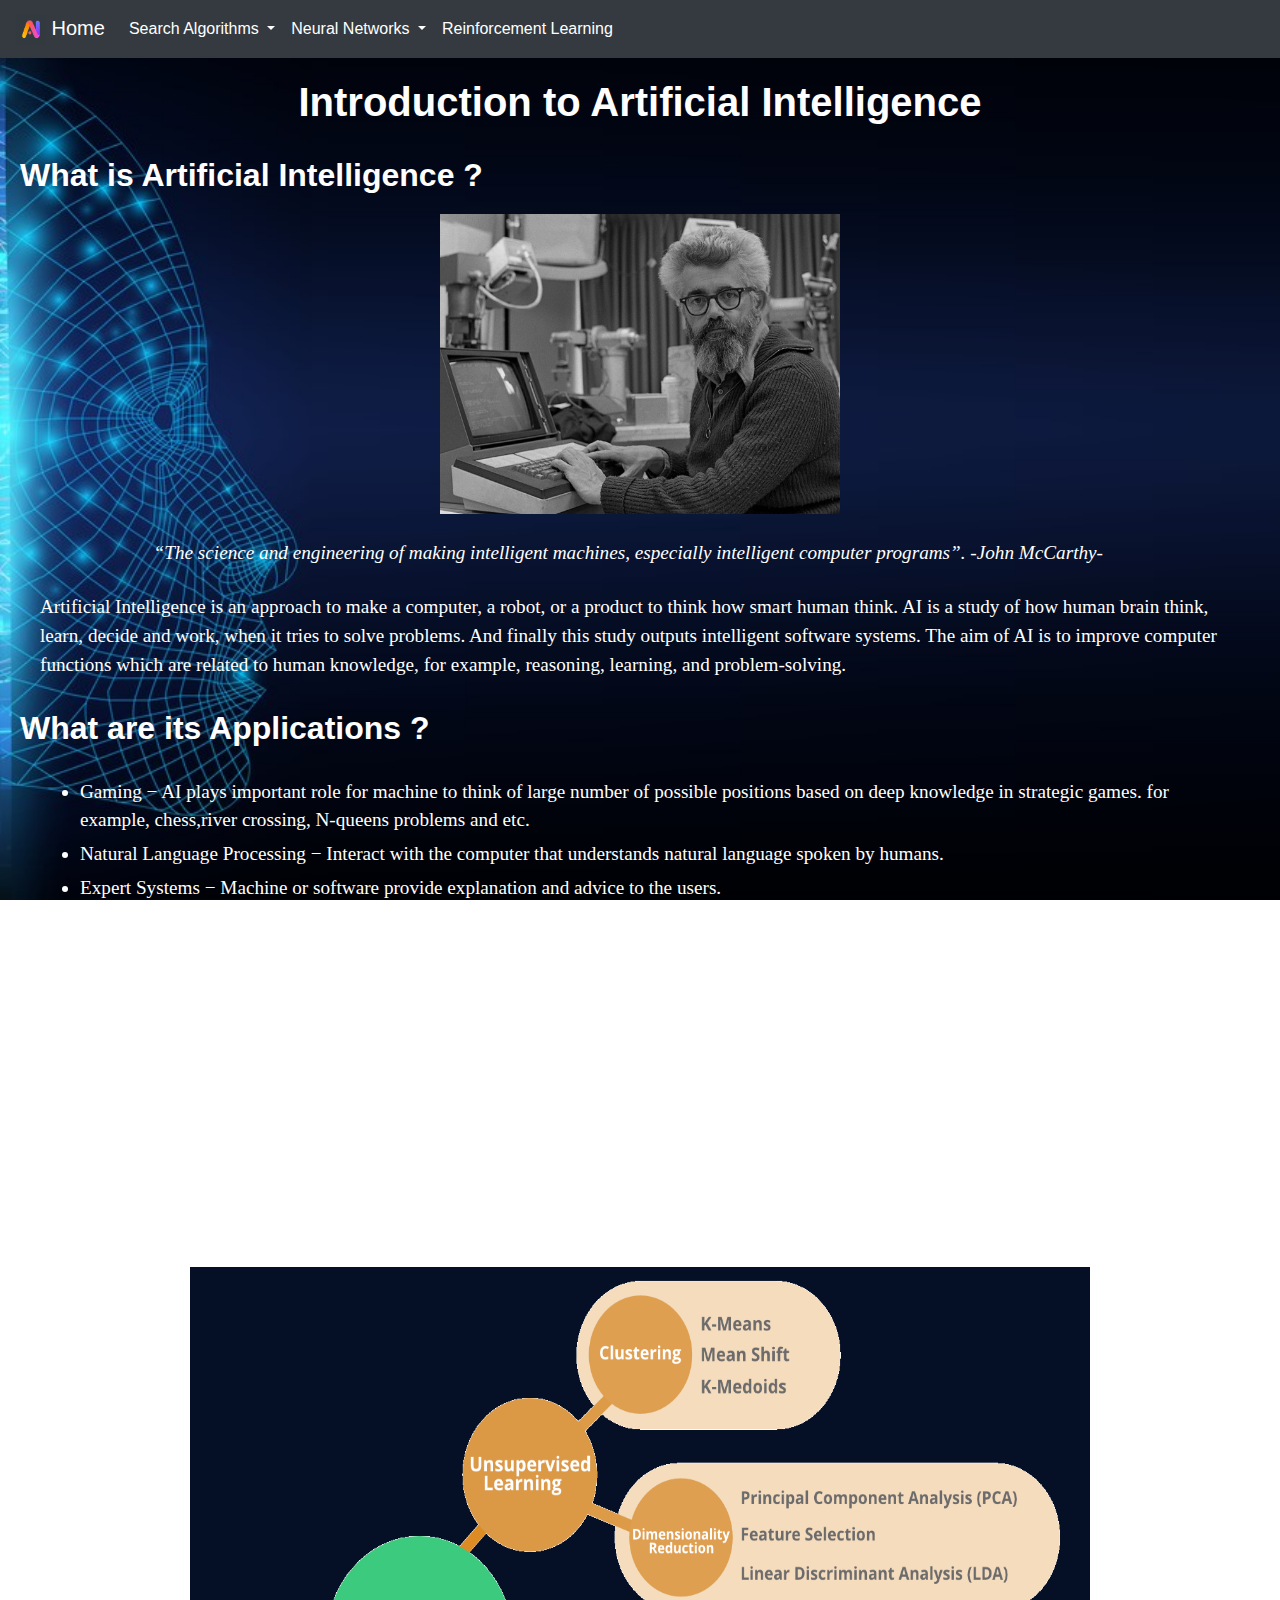
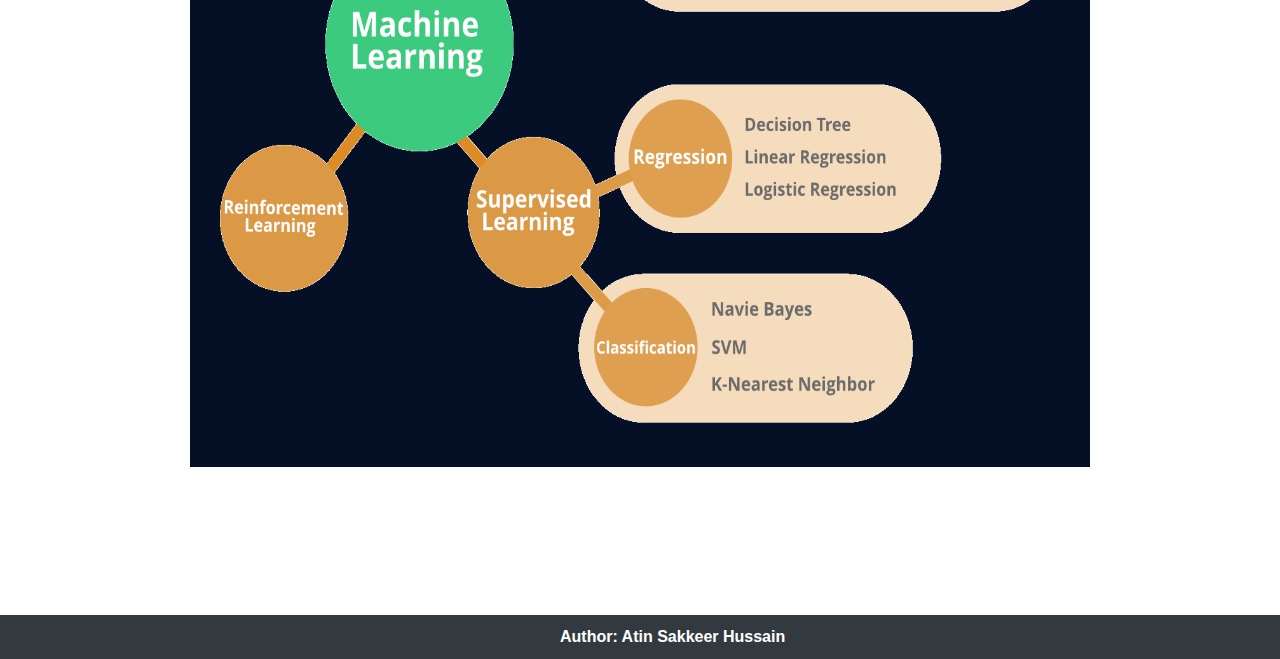
<file: index.html>
<!DOCTYPE html>
<html>
    <head>
        <title>Artificial Intelligence</title>
        <meta charset="utf-8">
        <meta name="viewport" content="width=device-width, initial-scale=1, shrink-to-fit=no">
        <!-- Bootstrap CSS -->
        <link rel="stylesheet" href="https://stackpath.bootstrapcdn.com/bootstrap/4.4.1/css/bootstrap.min.css" integrity="sha384-Vkoo8x4CGsO3+Hhxv8T/Q5PaXtkKtu6ug5TOeNV6gBiFeWPGFN9MuhOf23Q9Ifjh" crossorigin="anonymous">
        <script src="https://code.jquery.com/jquery-3.4.1.slim.min.js" integrity="sha384-J6qa4849blE2+poT4WnyKhv5vZF5SrPo0iEjwBvKU7imGFAV0wwj1yYfoRSJoZ+n" crossorigin="anonymous"></script>
        <script src="https://cdn.jsdelivr.net/npm/popper.js@1.16.0/dist/umd/popper.min.js" integrity="sha384-Q6E9RHvbIyZFJoft+2mJbHaEWldlvI9IOYy5n3zV9zzTtmI3UksdQRVvoxMfooAo" crossorigin="anonymous"></script>
        <script src="https://stackpath.bootstrapcdn.com/bootstrap/4.4.1/js/bootstrap.min.js" integrity="sha384-wfSDF2E50Y2D1uUdj0O3uMBJnjuUD4Ih7YwaYd1iqfktj0Uod8GCExl3Og8ifwB6" crossorigin="anonymous"></script>
        <link rel="stylesheet" href="./styles/styles.css">
    </head>
    <body>
        <nav class="navbar navbar-expand-lg navbar-dark bg-dark">
            <a class="navbar-brand" href="index.html">
                <img src="./assets/logo.PNG" width="30" height="30" alt="">
                Home
            </a>
            <button class="navbar-toggler" type="button" data-toggle="collapse" data-target="#navbarNav" aria-controls="navbarNav" aria-expanded="false" aria-label="Toggle navigation">
                <span class="navbar-toggler-icon"></span>
              </button>
              <div class="collapse navbar-collapse" id="navbarNav">
                <ul class="navbar-nav">
                    <li class="nav-item dropdown">
                        <a class="nav-link dropdown-toggle" href="#" id="navbarDropdownMenuLink" role="button" data-toggle="dropdown" aria-haspopup="true" aria-expanded="false">
                          Search Algorithms
                        </a>
                        <div class="dropdown-menu" aria-labelledby="navbarDropdownMenuLink">
                            <a class="dropdown-item" href="./search/search.html">Intro</a>
                            <a class="dropdown-item" href="./search/bfs.html">BFS</a>
                            <a class="dropdown-item" href="./search/dfs.html">DFS</a>
                            <a class="dropdown-item" href="./search/asearch.html">A* Search</a>
                        </div>
                    </li>
                    <li class="nav-item dropdown">
                        <a class="nav-link dropdown-toggle" href="#" id="navbarDropdownMenuLink" role="button" data-toggle="dropdown" aria-haspopup="true" aria-expanded="false">
                            Neural Networks
                        </a>
                        <div class="dropdown-menu" aria-labelledby="navbarDropdownMenuLink">
                            <a class="dropdown-item" href="./networks/network.html">Intro</a>
                            <a class="dropdown-item" href="./networks/MLP.html">Simple MLP</a>
                            <a class="dropdown-item" href="./networks/CNN.html">CNNs</a>
                            <a class="dropdown-item" href="./networks/RNN.html">RNNs</a>
                            <a class="dropdown-item" href="./networks/GAN.html">GANs</a>
                        </div>
                    </li>
                    <li class="nav-item active">
                        <a class="nav-link" href="./rl/rl.html">Reinforcement Learning <span class="sr-only">(current)</span></a>
                    </li>
                </ul>
              </div>
          </nav>
        <h1>Introduction to Artificial Intelligence</h1>
        <div>
            <h2>What is Artificial Intelligence ?</h2>
            <div>
                <img src="assets/index/jc.jpeg" class="center" height="300">
                <p>
                    “The science and engineering of making intelligent machines, especially intelligent computer programs”. 
                    -John McCarthy-
                </p>
                
            </div>
            <p>
                Artificial Intelligence is an approach to make a computer, a robot, or a product to think how smart human think. 
                AI is a study of how human brain think, learn, decide and work, when it tries to solve problems. 
                And finally this study outputs intelligent software systems.
                The aim of AI is to improve computer functions which are related to human knowledge, for example, reasoning, learning, and problem-solving.
            </p>
        </div>
        <div>
            <h2>What are its Applications ?</h2>
            <p>
                <ul class="listobject">
                    <li>
                        Gaming − AI plays important role for machine to think of large number of possible positions based on deep knowledge in strategic games. for example, chess,river crossing, N-queens problems and etc.
                    </li>
                    <li>
                        Natural Language Processing − Interact with the computer that understands natural language spoken by humans.
                    </li>
                    <li>
                        Expert Systems − Machine or software provide explanation and advice to the users.
                    </li>
                    <li>
                        Vision Systems − Systems understand, explain, and describe visual input on the computer.
                    </li>
                    <li>
                        Speech Recognition − There are some AI based speech recognition systems have ability to hear and express as sentences and understand their meanings while a person talks to it. For example Siri and Google assistant.
                    </li>
                    <li>
                        Handwriting Recognition − The handwriting recognition software reads the text written on paper and recognize the shapes of the letters and convert it into editable text.
                    </li>
                    <li>
                        Intelligent Robots − Robots are able to perform the instructions given by a human.
                    </li>
                </ul>
            </p>
        </div>
        <div>
            <h2>Artificial Intelligence Algorithms</h2>
            <p>
                Artificial intelligence algorithms are generally grouped into three categories. 
                These are Supervised Learning, Unsupervised Learning, and Reinforcement Learning.
                <img src="./assets/index/MachineLearning.png" class="center" height="800" width="900">
                This webpage mostly focuses on Neural Networks, Search Algorithms and Reinforcement Learning.
            </p>
        </div>
        <footer class="footer">
            <div class="footer">
                <span>Author: Atin Sakkeer Hussain</span>
            </div>
        </footer>
    </body>
</html>
</file>
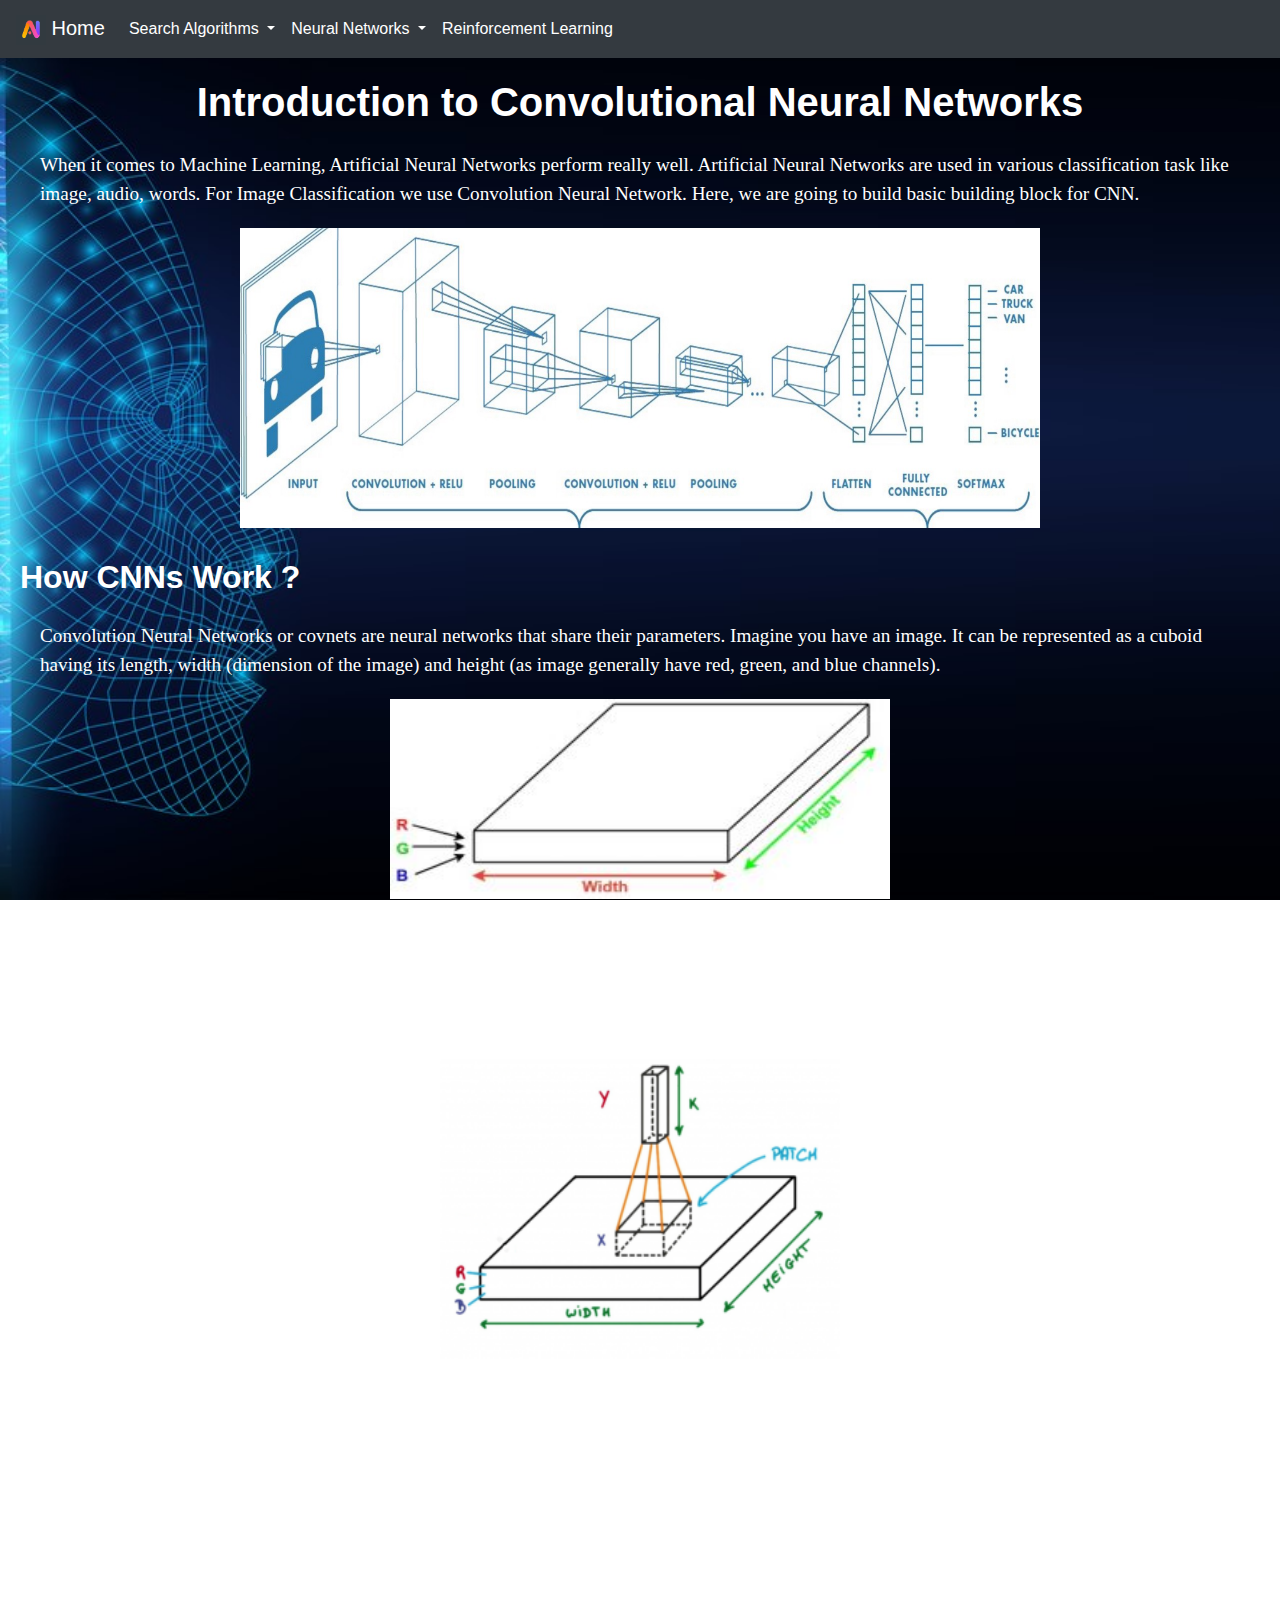
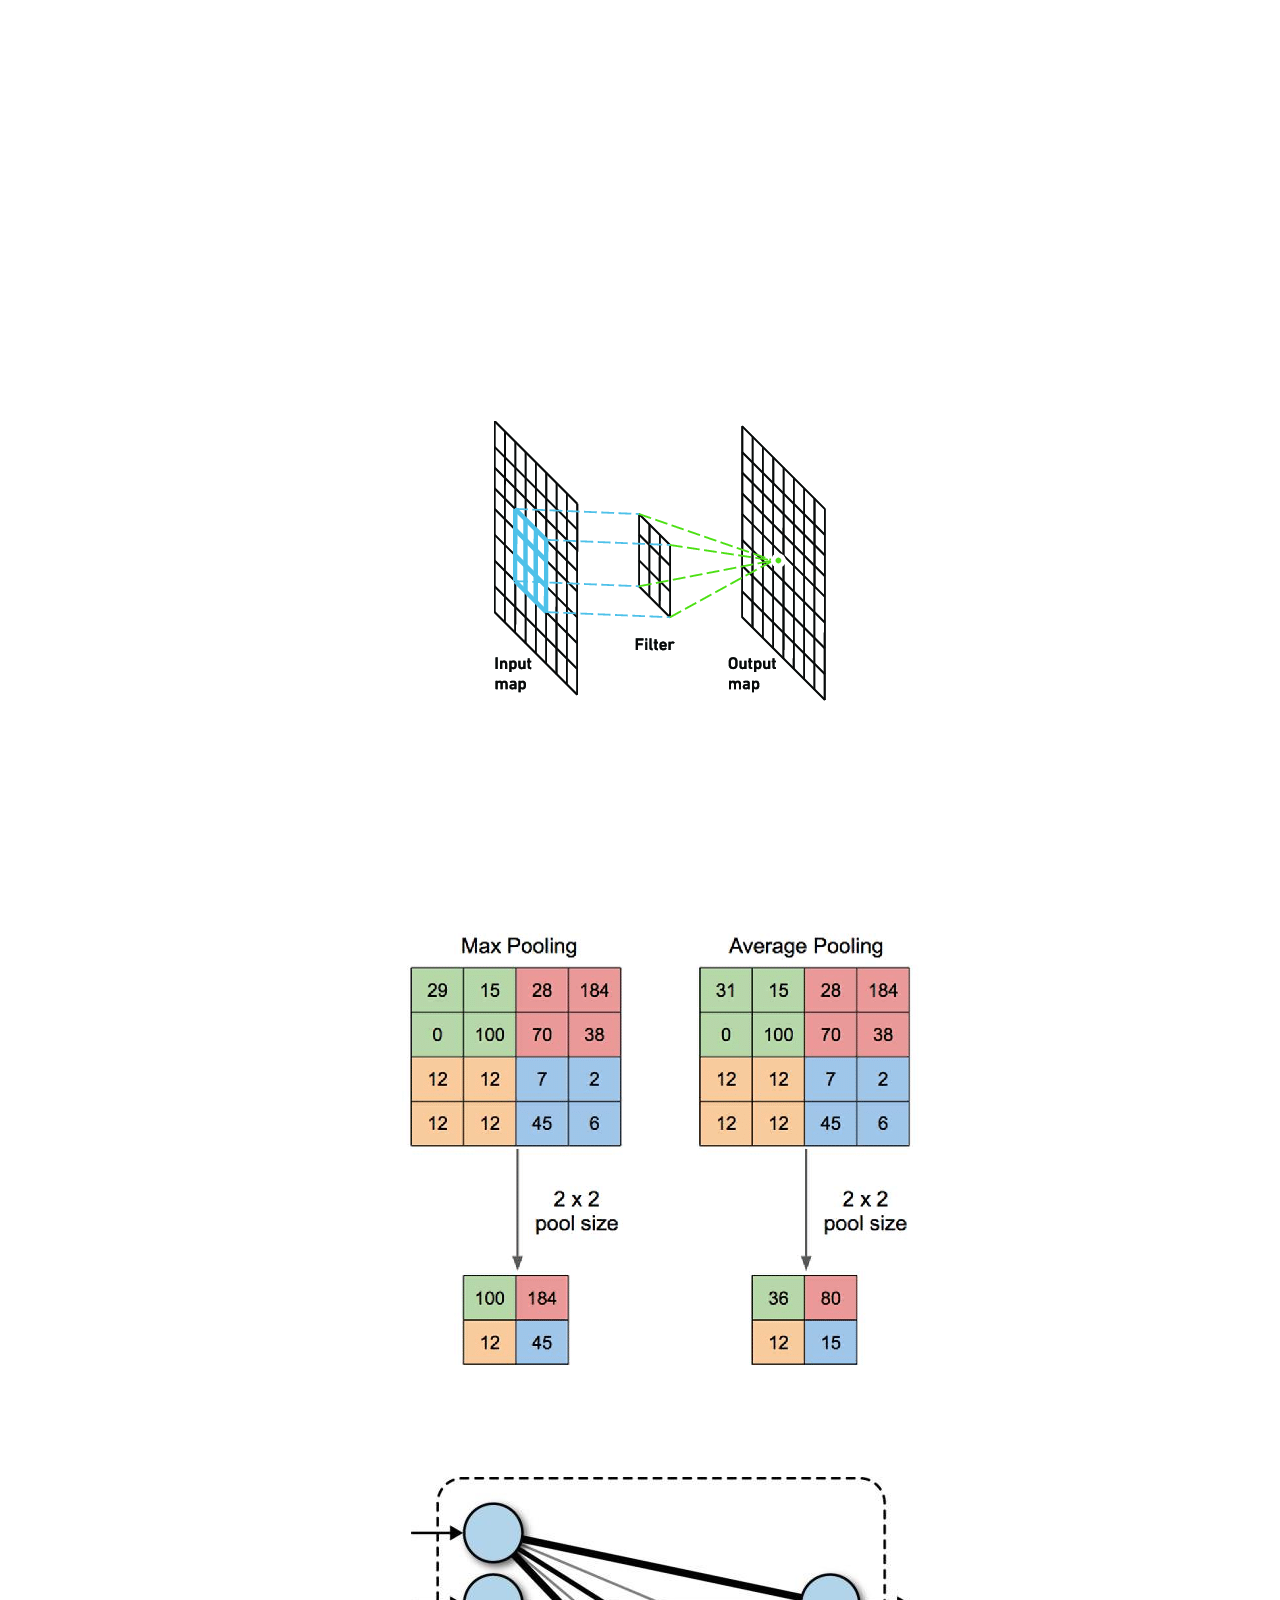
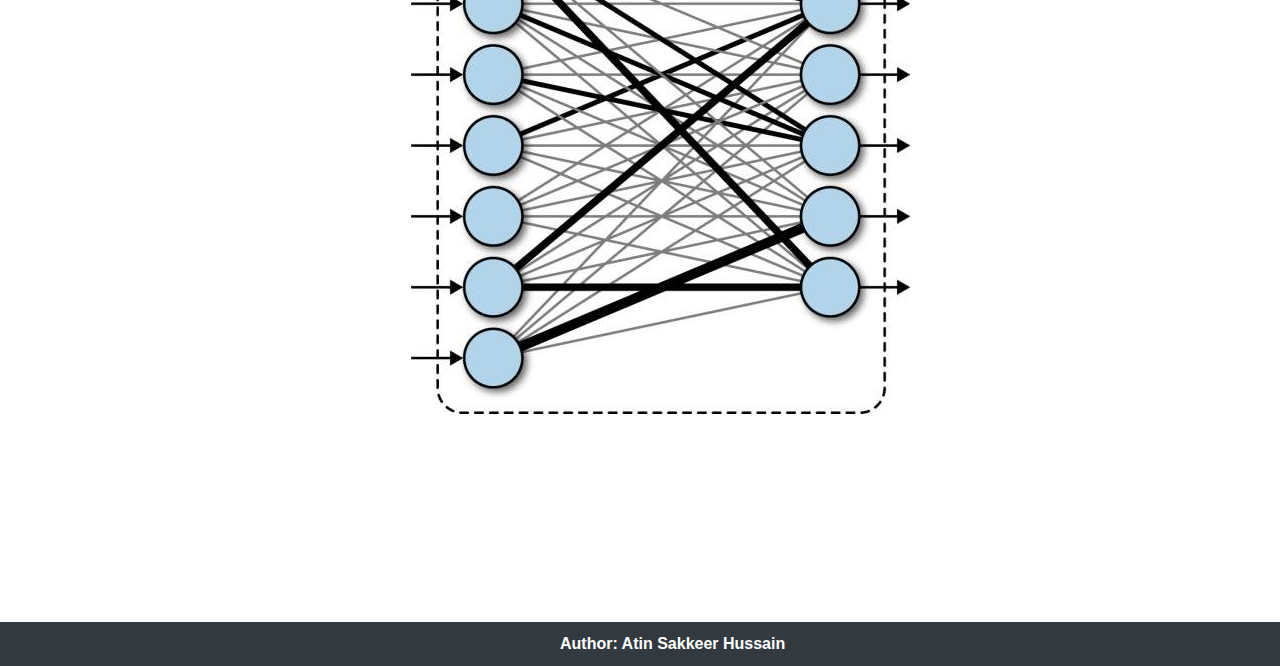
<file: networks/CNN.html>
<!DOCTYPE html>
<html>
    <head>
        <title>Artificial Intelligence</title>
        <meta charset="utf-8">
        <meta name="viewport" content="width=device-width, initial-scale=1, shrink-to-fit=no">
        <!-- Bootstrap CSS -->
        <link rel="stylesheet" href="https://stackpath.bootstrapcdn.com/bootstrap/4.4.1/css/bootstrap.min.css" integrity="sha384-Vkoo8x4CGsO3+Hhxv8T/Q5PaXtkKtu6ug5TOeNV6gBiFeWPGFN9MuhOf23Q9Ifjh" crossorigin="anonymous">
        <script src="https://code.jquery.com/jquery-3.4.1.slim.min.js" integrity="sha384-J6qa4849blE2+poT4WnyKhv5vZF5SrPo0iEjwBvKU7imGFAV0wwj1yYfoRSJoZ+n" crossorigin="anonymous"></script>
        <script src="https://cdn.jsdelivr.net/npm/popper.js@1.16.0/dist/umd/popper.min.js" integrity="sha384-Q6E9RHvbIyZFJoft+2mJbHaEWldlvI9IOYy5n3zV9zzTtmI3UksdQRVvoxMfooAo" crossorigin="anonymous"></script>
        <script src="https://stackpath.bootstrapcdn.com/bootstrap/4.4.1/js/bootstrap.min.js" integrity="sha384-wfSDF2E50Y2D1uUdj0O3uMBJnjuUD4Ih7YwaYd1iqfktj0Uod8GCExl3Og8ifwB6" crossorigin="anonymous"></script>
        <link rel="stylesheet" href="../styles/styles.css">
    </head>
    <body>
      <nav class="navbar navbar-expand-lg navbar-dark bg-dark">
        <a class="navbar-brand" href="../index.html">
            <img src="../assets/logo.PNG" width="30" height="30" alt="">
            Home
        </a>
        <button class="navbar-toggler" type="button" data-toggle="collapse" data-target="#navbarNav" aria-controls="navbarNav" aria-expanded="false" aria-label="Toggle navigation">
            <span class="navbar-toggler-icon"></span>
          </button>
          <div class="collapse navbar-collapse" id="navbarNav">
            <ul class="navbar-nav">
                <li class="nav-item dropdown">
                    <a class="nav-link dropdown-toggle" href="#" id="navbarDropdownMenuLink" role="button" data-toggle="dropdown" aria-haspopup="true" aria-expanded="false">
                      Search Algorithms
                    </a>
                    <div class="dropdown-menu" aria-labelledby="navbarDropdownMenuLink">
                      <a class="dropdown-item" href="../search/search.html">Intro</a>
                        <a class="dropdown-item" href="../search/bfs.html">BFS</a>
                        <a class="dropdown-item" href="../search/dfs.html">DFS</a>
                        <a class="dropdown-item" href="../search/asearch.html">A* Search</a>
                    </div>
                </li>
                <li class="nav-item dropdown">
                    <a class="nav-link dropdown-toggle" href="#" id="navbarDropdownMenuLink" role="button" data-toggle="dropdown" aria-haspopup="true" aria-expanded="false">
                        Neural Networks
                    </a>
                    <div class="dropdown-menu" aria-labelledby="navbarDropdownMenuLink">
                        <a class="dropdown-item" href="./network.html">Intro</a>
                        <a class="dropdown-item" href="./MLP.html">Simple MLP</a>
                        <a class="dropdown-item" href="./CNN.html">CNNs</a>
                        <a class="dropdown-item" href="./RNN.html">RNNs</a>
                        <a class="dropdown-item" href="./GAN.html">GANs</a>
                    </div>
                </li>
                <li class="nav-item active">
                    <a class="nav-link" href="../rl/rl.html">Reinforcement Learning <span class="sr-only">(current)</span></a>
                </li>
            </ul>
          </div>
      </nav>
        <h1>Introduction to Convolutional Neural Networks</h1>
        <div>
            <p>
                When it comes to Machine Learning, Artificial Neural Networks perform really well. 
                Artificial Neural Networks are used in various classification task like image, audio, words. 
                For Image Classification we use Convolution Neural Network. Here, we are going to build basic building block for CNN.
                <img src="../assets/networks/cnn.jpeg" class="center" height = 300 width = 800>
            </p>
        </div>
        <div>
            <h2>How CNNs Work ?</h2>
            <p>
                Convolution Neural Networks or covnets are neural networks that share their parameters. 
                Imagine you have an image. 
                It can be represented as a cuboid having its length, width (dimension of the image) and height (as image generally have red, green, and blue channels).
                <img src="../assets/networks/cnn1.jpg" class="center" height=200 width=500>
            </p>
            <p>
                Now imagine taking a small patch of this image and running a small neural network on it, with say, k outputs and represent them vertically. 
                Now slide that neural network across the whole image, as a result, we will get another image with different width, height, and depth. 
                Instead of just R, G and B channels now we have more channels but lesser width and height. This operation is called Convolution. 
                If patch size is same as that of the image it will be a regular neural network. Because of this small patch, we have fewer weights.
                <img src="../assets/networks/cnn2.png" class="center" height=300 width=400>
            </p>
        </div>
        <div>
            <h2>Math of CNNs</h2>
            <p>
                Now let’s talk about a bit of mathematics which is involved in the whole convolution process.
                <ul class="listobject">
                    <li>
                        Convolution layers consist of a set of learnable filters (patch in the above image). 
                        Every filter has small width and height and the same depth as that of input volume (3 if the input layer is image input).
                    </li>
                    <li>
                        For example, if we have to run convolution on an image with dimension 34x34x3. 
                        Possible size of filters can be axax3, where ‘a’ can be 3, 5, 7, etc but small as compared to image dimension.
                    </li>
                    <li>
                        During forward pass, we slide each filter across the whole input volume step by step where each step is called stride (which can have value 2 or 3 or even 4 for high dimensional images) 
                        and compute the dot product between the weights of filters and patch from input volume.
                    </li>
                    <li>
                        As we slide our filters we’ll get a 2-D output for each filter and we’ll stack them together and as a result, we’ll get output volume having a depth equal to the number of filters. 
                        The network will learn all the filters.
                    </li>
                </ul>
            </p>
        </div>
        <div>
            <h2>Types of CNN Layers</h2>
            <p>
                Let’s take an example by running a covnets on of image of dimension 32 x 32 x 3.
                <ol class="listobject">
                    <li>
                        <b>Input Layer: </b> This layer holds the raw input of image with width 32, height 32 and depth 3.
                    </li>
                    <li>
                        <b>Convolution Layer: </b> This layer computes the output volume by computing dot product between all filters and image patch. 
                        Suppose we use total 12 filters for this layer we’ll get output volume of dimension 32 x 32 x 12.
                        <img src="../assets/networks/conlayer.png" class="center">
                    </li>
                    <li>
                        <b>Activation Function Layer: </b> This layer will apply element wise activation function to the output of convolution layer. 
                        Some common activation functions are RELU: max(0, x), Sigmoid: 1/(1+e^-x), Tanh, Leaky RELU, etc. 
                        The volume remains unchanged hence output volume will have dimension 32 x 32 x 12.
                    </li>
                    <li>
                        <b>Pool Layer: </b> This layer is periodically inserted in the covnets and its main function is to reduce the size of volume which makes the computation fast reduces memory 
                        and also prevents from overfitting. Two common types of pooling layers are max pooling and average pooling. 
                        If we use a max pool with 2 x 2 filters and stride 2, the resultant volume will be of dimension 16x16x12.
                        <img src="../assets/networks/poollayer.png" class="center">
                    </li>
                    <li>
                        <b>Fully Connected Layer: </b> This layer is regular neural network layer which takes input from the previous layer and computes the class scores 
                        and outputs the 1-D array of size equal to the number of classes.
                        <img src="../assets/networks/fullylayer.png" class="center">
                    </li>
                </ol>
            </p>
            <p>
                The final Convolutional Neural Network is made up of a combination of these layers,
            </p>
            <p>
                For better understanding of CNNs and the Math behind it along eith the code,
                check out the jupyter notebook  
                <a href="https://github.com/crypto-code/Math-of-Neural-Networks/blob/master/2.%20Convolutional%20Neural%20Network.ipynb" style="text-decoration: underline;" target="_blank"> 
                    here.
                </a>
            </p>
        </div>
        <footer class="footer">
            <div class="footer">
                <span>Author: Atin Sakkeer Hussain</span>
            </div>
        </footer>
    </body>
</html>
</file>
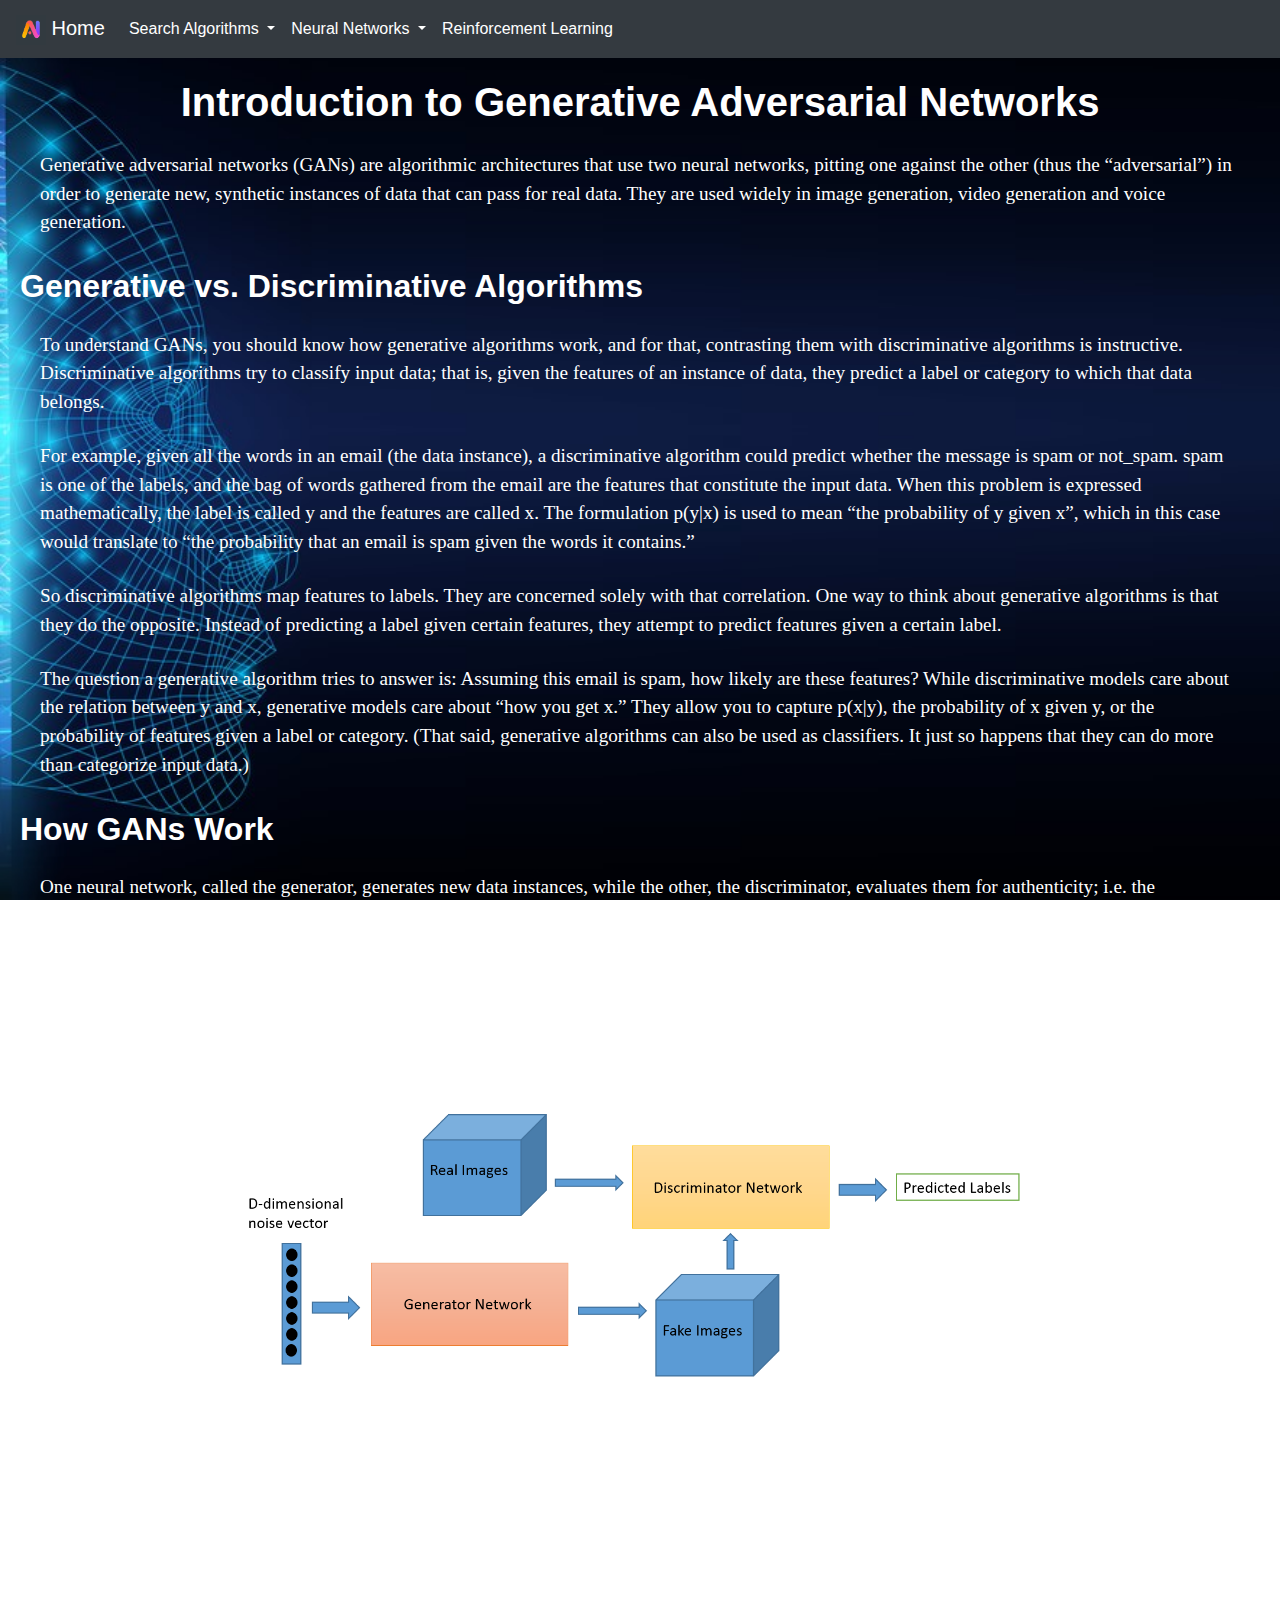
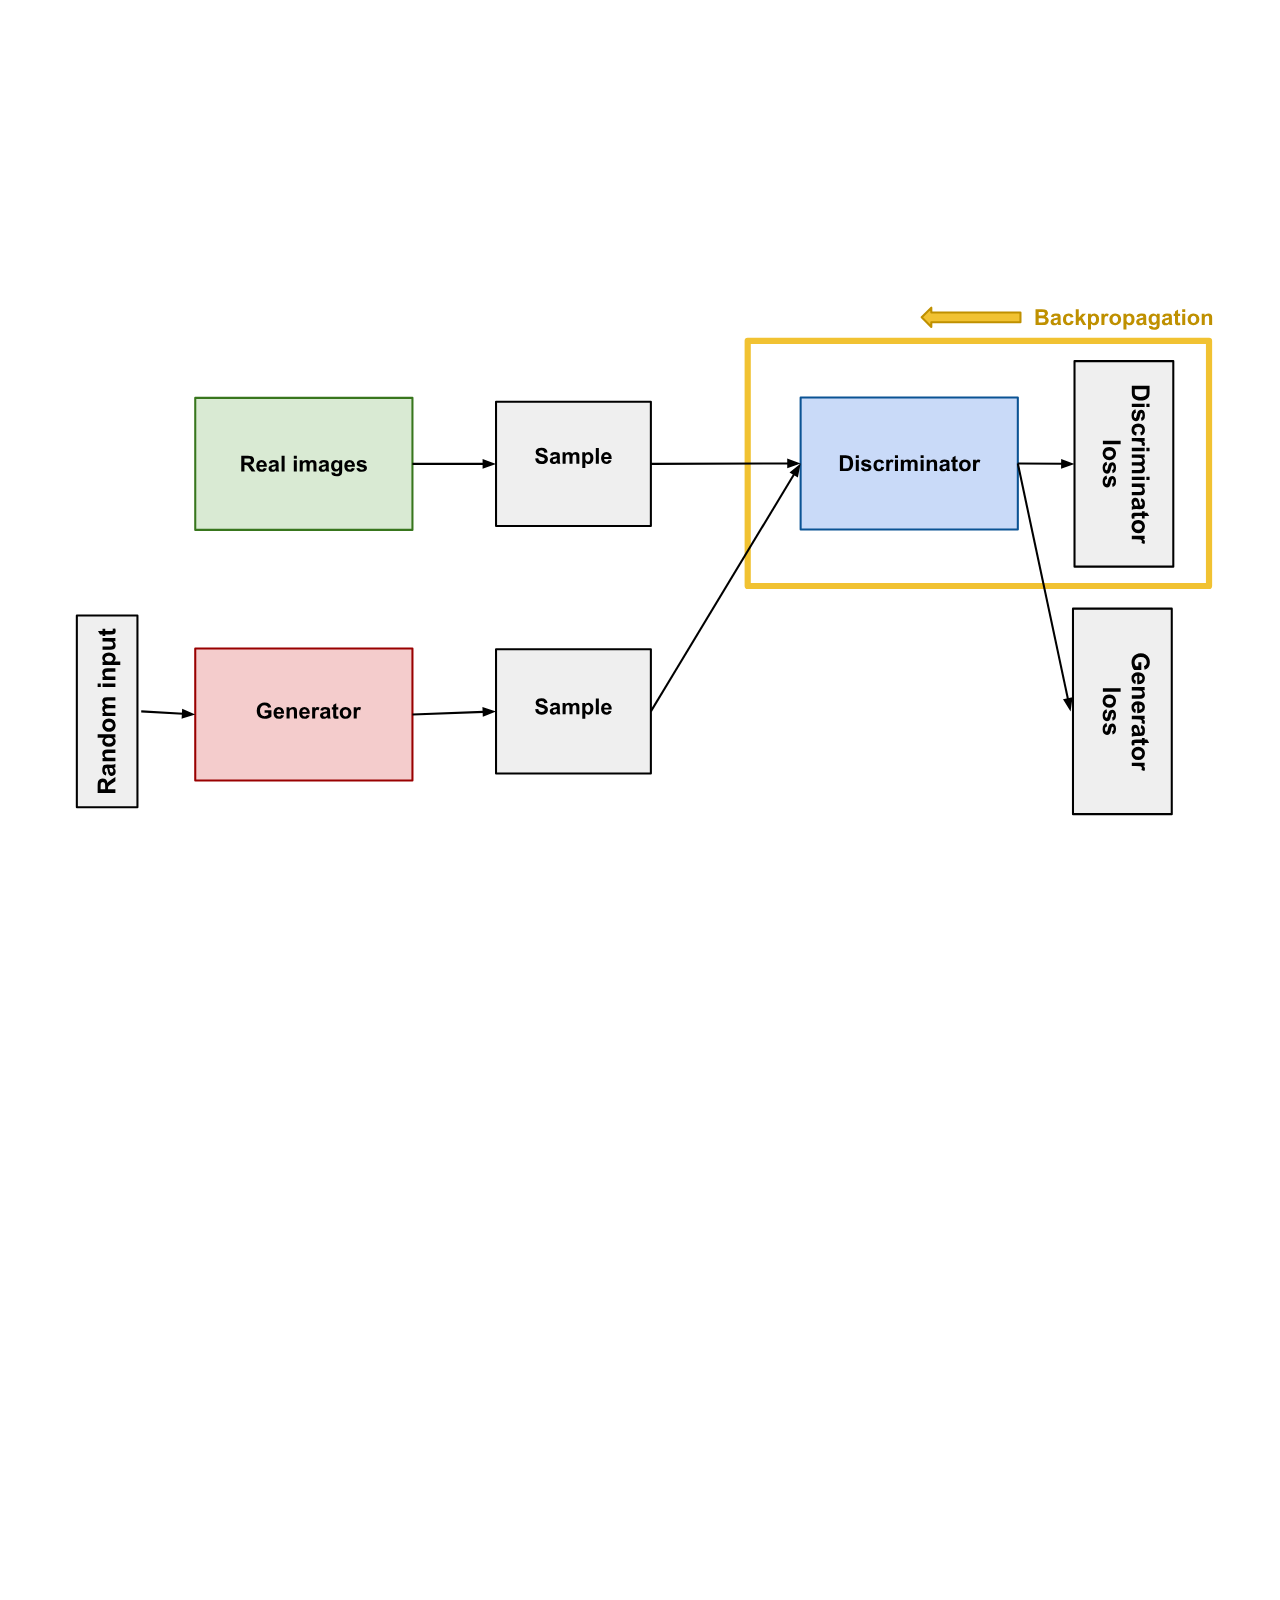
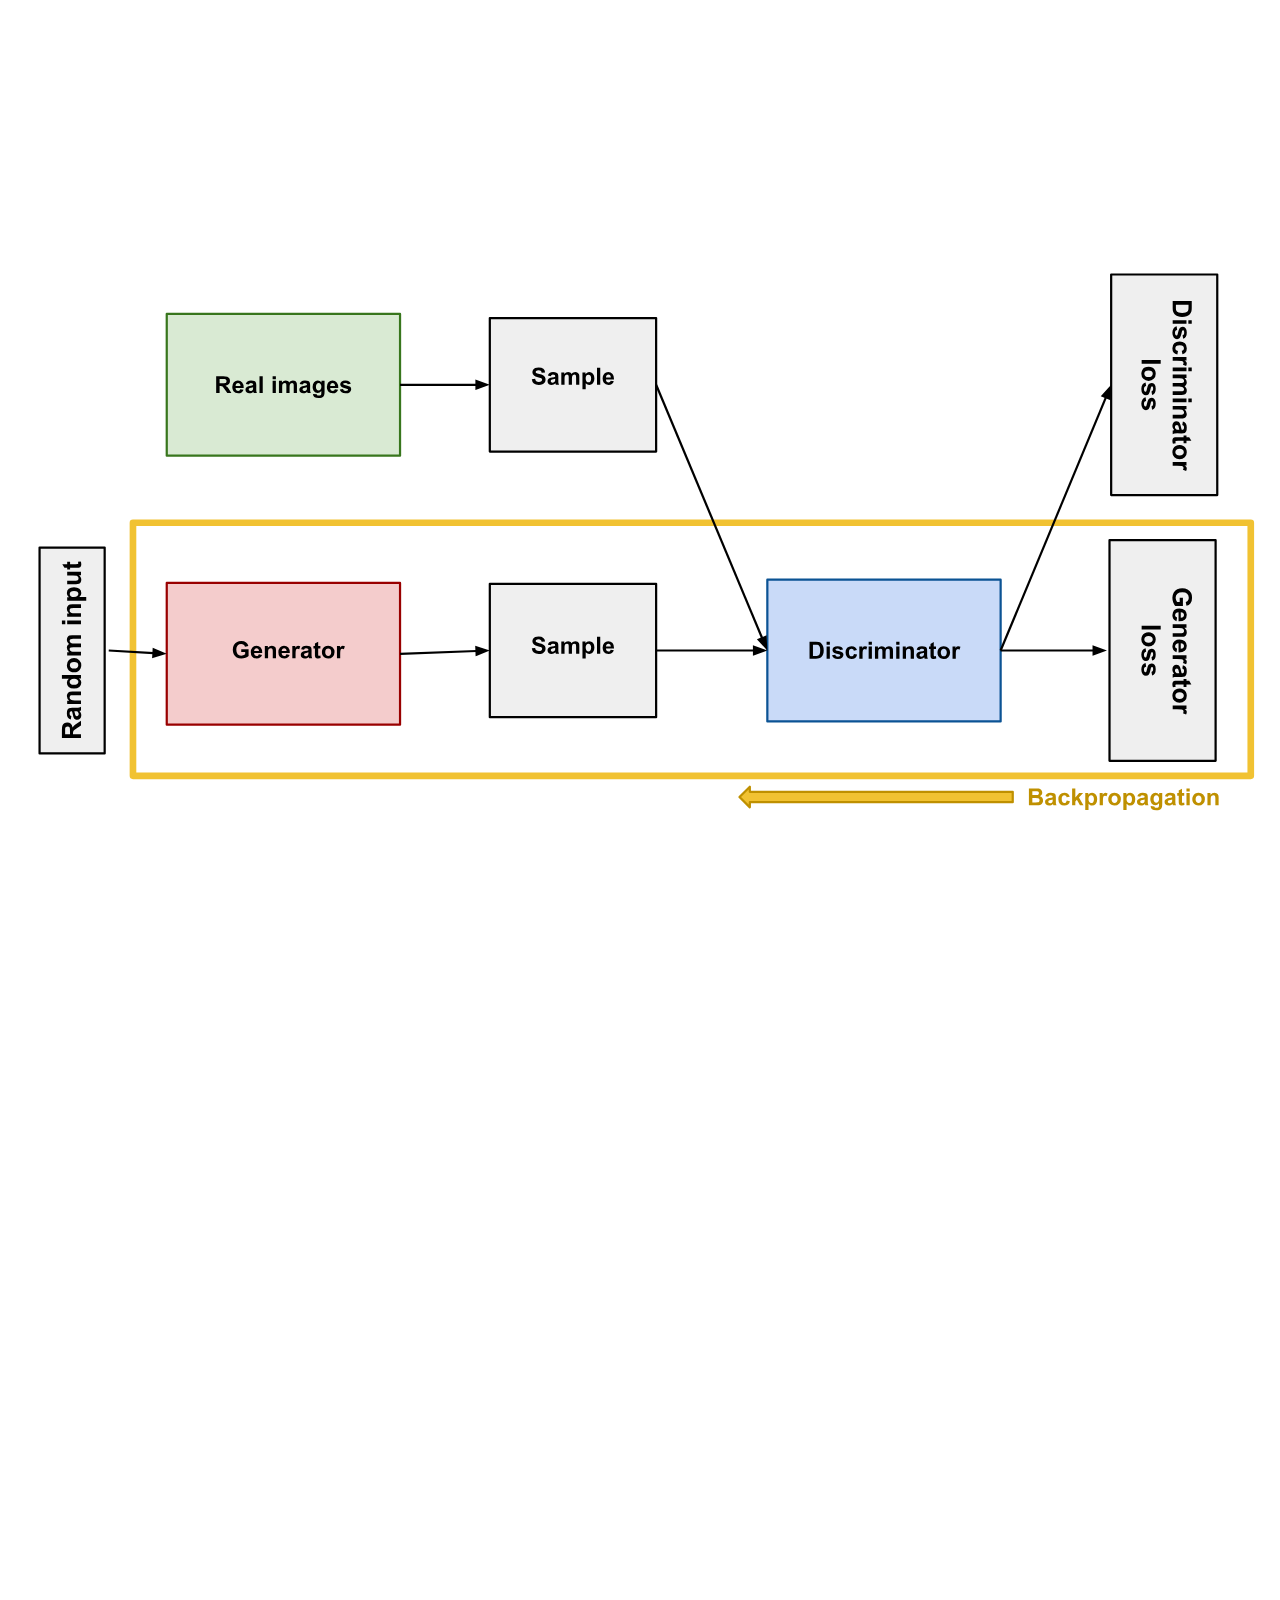
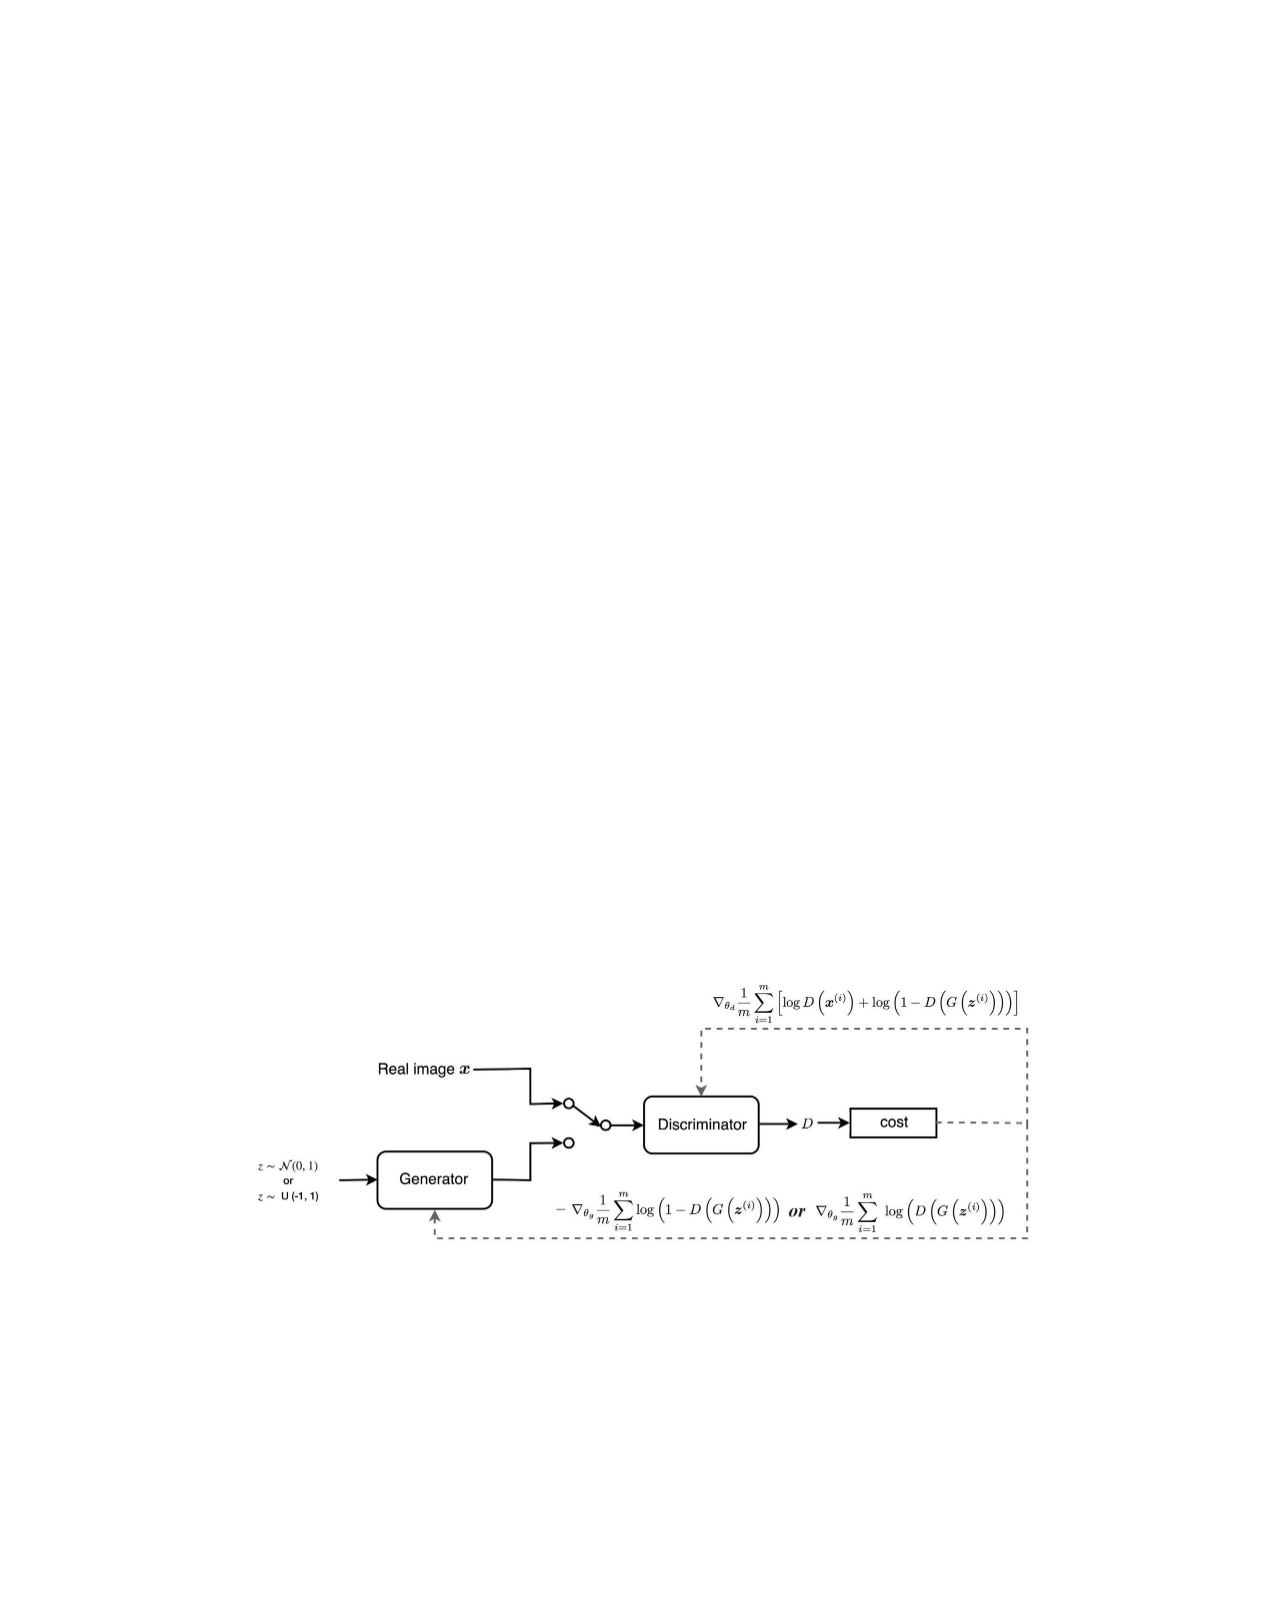
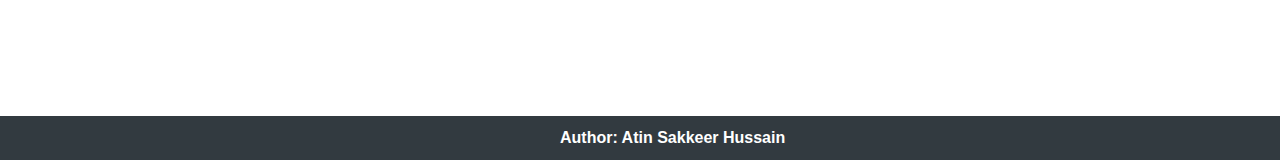
<file: networks/GAN.html>
<!DOCTYPE html>
<html>
    <head>
        <title>Artificial Intelligence</title>
        <meta charset="utf-8">
        <meta name="viewport" content="width=device-width, initial-scale=1, shrink-to-fit=no">
        <!-- Bootstrap CSS -->
        <link rel="stylesheet" href="https://stackpath.bootstrapcdn.com/bootstrap/4.4.1/css/bootstrap.min.css" integrity="sha384-Vkoo8x4CGsO3+Hhxv8T/Q5PaXtkKtu6ug5TOeNV6gBiFeWPGFN9MuhOf23Q9Ifjh" crossorigin="anonymous">
        <script src="https://code.jquery.com/jquery-3.4.1.slim.min.js" integrity="sha384-J6qa4849blE2+poT4WnyKhv5vZF5SrPo0iEjwBvKU7imGFAV0wwj1yYfoRSJoZ+n" crossorigin="anonymous"></script>
        <script src="https://cdn.jsdelivr.net/npm/popper.js@1.16.0/dist/umd/popper.min.js" integrity="sha384-Q6E9RHvbIyZFJoft+2mJbHaEWldlvI9IOYy5n3zV9zzTtmI3UksdQRVvoxMfooAo" crossorigin="anonymous"></script>
        <script src="https://stackpath.bootstrapcdn.com/bootstrap/4.4.1/js/bootstrap.min.js" integrity="sha384-wfSDF2E50Y2D1uUdj0O3uMBJnjuUD4Ih7YwaYd1iqfktj0Uod8GCExl3Og8ifwB6" crossorigin="anonymous"></script>
        <link rel="stylesheet" href="../styles/styles.css">
    </head>
    <body>
      <nav class="navbar navbar-expand-lg navbar-dark bg-dark">
        <a class="navbar-brand" href="../index.html">
            <img src="../assets/logo.PNG" width="30" height="30" alt="">
            Home
        </a>
        <button class="navbar-toggler" type="button" data-toggle="collapse" data-target="#navbarNav" aria-controls="navbarNav" aria-expanded="false" aria-label="Toggle navigation">
            <span class="navbar-toggler-icon"></span>
          </button>
          <div class="collapse navbar-collapse" id="navbarNav">
            <ul class="navbar-nav">
                <li class="nav-item dropdown">
                    <a class="nav-link dropdown-toggle" href="#" id="navbarDropdownMenuLink" role="button" data-toggle="dropdown" aria-haspopup="true" aria-expanded="false">
                      Search Algorithms
                    </a>
                    <div class="dropdown-menu" aria-labelledby="navbarDropdownMenuLink">
                      <a class="dropdown-item" href="../search/search.html">Intro</a>
                        <a class="dropdown-item" href="../search/bfs.html">BFS</a>
                        <a class="dropdown-item" href="../search/dfs.html">DFS</a>
                        <a class="dropdown-item" href="../search/asearch.html">A* Search</a>
                    </div>
                </li>
                <li class="nav-item dropdown">
                    <a class="nav-link dropdown-toggle" href="#" id="navbarDropdownMenuLink" role="button" data-toggle="dropdown" aria-haspopup="true" aria-expanded="false">
                        Neural Networks
                    </a>
                    <div class="dropdown-menu" aria-labelledby="navbarDropdownMenuLink">
                        <a class="dropdown-item" href="./network.html">Intro</a>
                        <a class="dropdown-item" href="./MLP.html">Simple MLP</a>
                        <a class="dropdown-item" href="./CNN.html">CNNs</a>
                        <a class="dropdown-item" href="./RNN.html">RNNs</a>
                        <a class="dropdown-item" href="./GAN.html">GANs</a>
                    </div>
                </li>
                <li class="nav-item active">
                    <a class="nav-link" href="../rl/rl.html">Reinforcement Learning <span class="sr-only">(current)</span></a>
                </li>
            </ul>
          </div>
      </nav>
        <h1>Introduction to Generative Adversarial Networks</h1>
        <div>
            <p>
                Generative adversarial networks (GANs) are algorithmic architectures that use two neural networks, 
                pitting one against the other (thus the “adversarial”) in order to generate new, synthetic instances of data that can pass for real data. 
                They are used widely in image generation, video generation and voice generation.
            </p>
        </div>
        <div>
            <h2>Generative vs. Discriminative Algorithms</h2>
            <p>
                To understand GANs, you should know how generative algorithms work, and for that, contrasting them with discriminative algorithms is instructive. 
                Discriminative algorithms try to classify input data; that is, given the features of an instance of data, they predict a label or category to which that data belongs.
            </p>
            <p>
                For example, given all the words in an email (the data instance), a discriminative algorithm could predict whether the message is spam or not_spam. spam is one of the labels, 
                and the bag of words gathered from the email are the features that constitute the input data. When this problem is expressed mathematically, the label is called y and the features are called x. 
                The formulation p(y|x) is used to mean “the probability of y given x”, which in this case would translate to “the probability that an email is spam given the words it contains.”
            </p>
            <p>
                So discriminative algorithms map features to labels. 
                They are concerned solely with that correlation. 
                One way to think about generative algorithms is that they do the opposite. 
                Instead of predicting a label given certain features, they attempt to predict features given a certain label.
            </p>
            <p>
                The question a generative algorithm tries to answer is: Assuming this email is spam, how likely are these features? While discriminative models care about the relation between y and x, generative models care about “how you get x.” 
                They allow you to capture p(x|y), the probability of x given y, or the probability of features given a label or category. 
                (That said, generative algorithms can also be used as classifiers. It just so happens that they can do more than categorize input data.)
            </p>
        </div>
        <div>
            <h2>How GANs Work</h2>
            <p>
                One neural network, called the generator, generates new data instances, while the other, the discriminator, evaluates them for authenticity; i.e. the discriminator decides whether each instance of data that it reviews belongs to the actual training dataset or not.
            </p>
            <p>
                The goal of the discriminator, when shown an instance from the true dataset, is to recognize those that are authentic.
                Meanwhile, the generator is creating new, synthetic images that it passes to the discriminator. 
                It does so in the hopes that they, too, will be deemed authentic, even though they are fake. 
                The goal of the generator is to generate passable images: to lie without being caught. 
                The goal of the discriminator is to identify images coming from the generator as fake.
            </p>
            <p>
                <img src="../assets/networks/gan.png" class="center" width = 800>
            </p>
            <p>
                Here are the steps a GAN takes:
                <ul class = "listobject">
                    <li>
                        The generator takes in random numbers and returns an image.
                    </li>
                    <li>
                        This generated image is fed into the discriminator alongside a stream of images taken from the actual, ground-truth dataset.
                    </li>
                    <li>
                        The discriminator takes in both real and fake images and returns probabilities, a number between 0 and 1, with 1 representing a prediction of authenticity and 0 representing fake.
                    </li>
                </ul>
            </p>
            <p>
                So you have a double feedback loop:
                
                <ul class = "listobject">
                    <li>
                        The discriminator is in a feedback loop with the ground truth of the images, which we know.
                    </li>
                    <li>
                        The generator is in a feedback loop with the discriminator.
                    </li>
                </ul>
            </p>
        </div>
        <div>
            <h2>The Discriminator</h2>
            <p>
                The discriminator in a GAN is simply a classifier. 
                It tries to distinguish real data from the data created by the generator. 
                It could use any network architecture appropriate to the type of data it's classifying.
                <img src="../assets/networks/disc.svg">
            </p>
            <h3>Discriminator Training Data</h3>
            <p>
                The discriminator's training data comes from two sources:
                <ul class="listobject">
                    <li>
                        <b>Real data</b> instances, such as real pictures of people. 
                        The discriminator uses these instances as positive examples during training.
                    </li>
                    <li>
                        <b>Fake data</b> instances created by the generator. 
                        The discriminator uses these instances as negative examples during training.
                    </li>
                </ul>
            </p>
            <p>
                In Figure, the two "Sample" boxes represent these two data sources feeding into the discriminator. 
                During discriminator training the generator does not train. 
                Its weights remain constant while it produces examples for the discriminator to train on.
            </p>
            <h3>Training the Discriminator</h3>
            <p>
                The discriminator connects to two loss functions. 
                During discriminator training, the discriminator ignores the generator loss and just uses the discriminator loss. 
                We use the generator loss during generator 
                During the discriminator training: 
                <ol class="listobject">
                    <li>
                        The discriminator classifies both real data and fake data from the generator.
                    </li>
                    <li>
                        The discriminator loss penalizes the discriminator for misclassifying a real instance as fake or a fake instance as real.
                    </li>
                    <li>
                        The discriminator updates its weights through backpropagation from the discriminator loss through the discriminator network.
                    </li>
                </ol>
            </p>
        </div>
        <div>
            <h2>The Generator</h2>
            <p>
                The generator part of a GAN learns to create fake data by incorporating feedback from the discriminator. 
                It learns to make the discriminator classify its output as real.
            </p>
            <p>
                Generator training requires tighter integration between the generator and the discriminator than discriminator training requires. 
                The portion of the GAN that trains the generator includes:
                <ul class="listobject">
                    <li>random noise input</li>
                    <li>generator network, which transforms the random input into a data instance</li>
                    <li>discriminator network, which classifies the generated data</li>
                    <li>discriminator output</li>
                    <li>generator loss, which penalizes the generator for failing to fool the discriminator</li>
                </ul>
                <img src="../assets/networks/gen.svg" class="center">
            </p>
            <h3>Random Input</h3>
            <p>
                Neural networks need some form of input. 
                Normally we input data that we want to do something with, like an instance that we want to classify or make a prediction about. 
                But what do we use as input for a network that outputs entirely new data instances?
            </p>
            <p>
                In its most basic form, a GAN takes random noise as its input. 
                The generator then transforms this noise into a meaningful output. 
                By introducing noise, we can get the GAN to produce a wide variety of data, sampling from different places in the target distribution.
            </p>
            <p>
                Experiments suggest that the distribution of the noise doesn't matter much, so we can choose something that's easy to sample from, like a uniform distribution. 
                For convenience the space from which the noise is sampled is usually of smaller dimension than the dimensionality of the output space.
            </p>
            <h3>Using the Discriminator to Train the Generator</h3>
            <p>
                To train a neural net, we alter the net's weights to reduce the error or loss of its output. 
                In our GAN, however, the generator is not directly connected to the loss that we're trying to affect. 
                The generator feeds into the discriminator net, and the discriminator produces the output we're trying to affect. 
                The generator loss penalizes the generator for producing a sample that the discriminator network classifies as fake.
            </p>
            <p>
                This extra chunk of network must be included in backpropagation. 
                Backpropagation adjusts each weight in the right direction by calculating the weight's impact on the output — how the output would change if you changed the weight. 
                But the impact of a generator weight depends on the impact of the discriminator weights it feeds into. 
                So backpropagation starts at the output and flows back through the discriminator into the generator.
            </p>
            <p>
                At the same time, we don't want the discriminator to change during generator training. 
                Trying to hit a moving target would make a hard problem even harder for the generator.
            </p>
            <p>
                So we train the generator with the following procedure each generation:
                <ol class="listobject">
                    <li>Sample random noise.</li>
                    <li>Produce generator output from sampled random noise.</li>
                    <li>Get discriminator "Real" or "Fake" classification for generator output.</li>
                    <li>Calculate loss from discriminator classification.</li>
                    <li>Backpropagate through both the discriminator and generator to obtain gradients.</li>
                    <li>Use gradients to change only the generator weights.</li>
                </ol>
            </p>
        </div>
        <div>
            <h2>GAN Training</h2>
            <p>
                Because a GAN contains two separately trained networks, its training algorithm must address two complications:
                <ul class = "listobject">
                    <li>GANs must juggle two different kinds of training (generator and discriminator).</li>
                    <li>GAN convergence is hard to identify.</li>
                </ul>
            </p>
            <h3>Alternating Training</h3>
            <p>
                The generator and the discriminator have different training processes. 
                GAN training proceeds in alternating periods:
                <ol class="listobject">
                    <li>The discriminator trains for one or more epochs.</li>
                    <li>The generator trains for one or more epochs.</li>
                    <li>Repeat steps 1 and 2 to continue to train the generator and discriminator networks.</li>
                </ol>
            </p>
            <p>
                We keep the generator constant during the discriminator training phase. 
                As discriminator training tries to figure out how to distinguish real data from fake, it has to learn how to recognize the generator's flaws. 
                That's a different problem for a thoroughly trained generator than it is for an untrained generator that produces random output.
            </p>
            <p>
                Similarly, we keep the discriminator constant during the generator training phase. 
                Otherwise the generator would be trying to hit a moving target and might never converge.
            </p>
            <p>
                It's this back and forth that allows GANs to tackle otherwise intractable generative problems. 
                We get a toehold in the difficult generative problem by starting with a much simpler classification problem. 
                Conversely, if you can't train a classifier to tell the difference between real and generated data even for the initial random generator output, you can't get the GAN training started.
                <img src="../assets/networks/ganmath.jpeg" class="center" width=800>
            </p>
            <h3>Convergence</h3>
            <p>
                As the generator improves with training, the discriminator performance gets worse because the discriminator can't easily tell the difference between real and fake. 
                If the generator succeeds perfectly, then the discriminator has a 50% accuracy. 
                In effect, the discriminator flips a coin to make its prediction.
            </p>
            <p>
                This progression poses a problem for convergence of the GAN as a whole: the discriminator feedback gets less meaningful over time. 
                If the GAN continues training past the point when the discriminator is giving completely random feedback, then the generator starts to train on junk feedback, and its own quality may collapse.
            </p>
            <p>
                For a GAN, convergence is often a fleeting, rather than stable, state.
            </p>
            <p>
                For better understanding of GANs and the Math behind it along eith the code,
                check out the jupyter notebook  
                <a href="https://github.com/crypto-code/Math-of-Neural-Networks/blob/master/7.%20Generative%20Adversarial%20Networks.ipynb" style="text-decoration: underline;" target="_blank"> 
                    here.
                </a>
            </p>
        </div>
        <footer class="footer">
            <div class="footer">
                <span>Author: Atin Sakkeer Hussain</span>
            </div>
        </footer>
    </body>
</html>
</file>
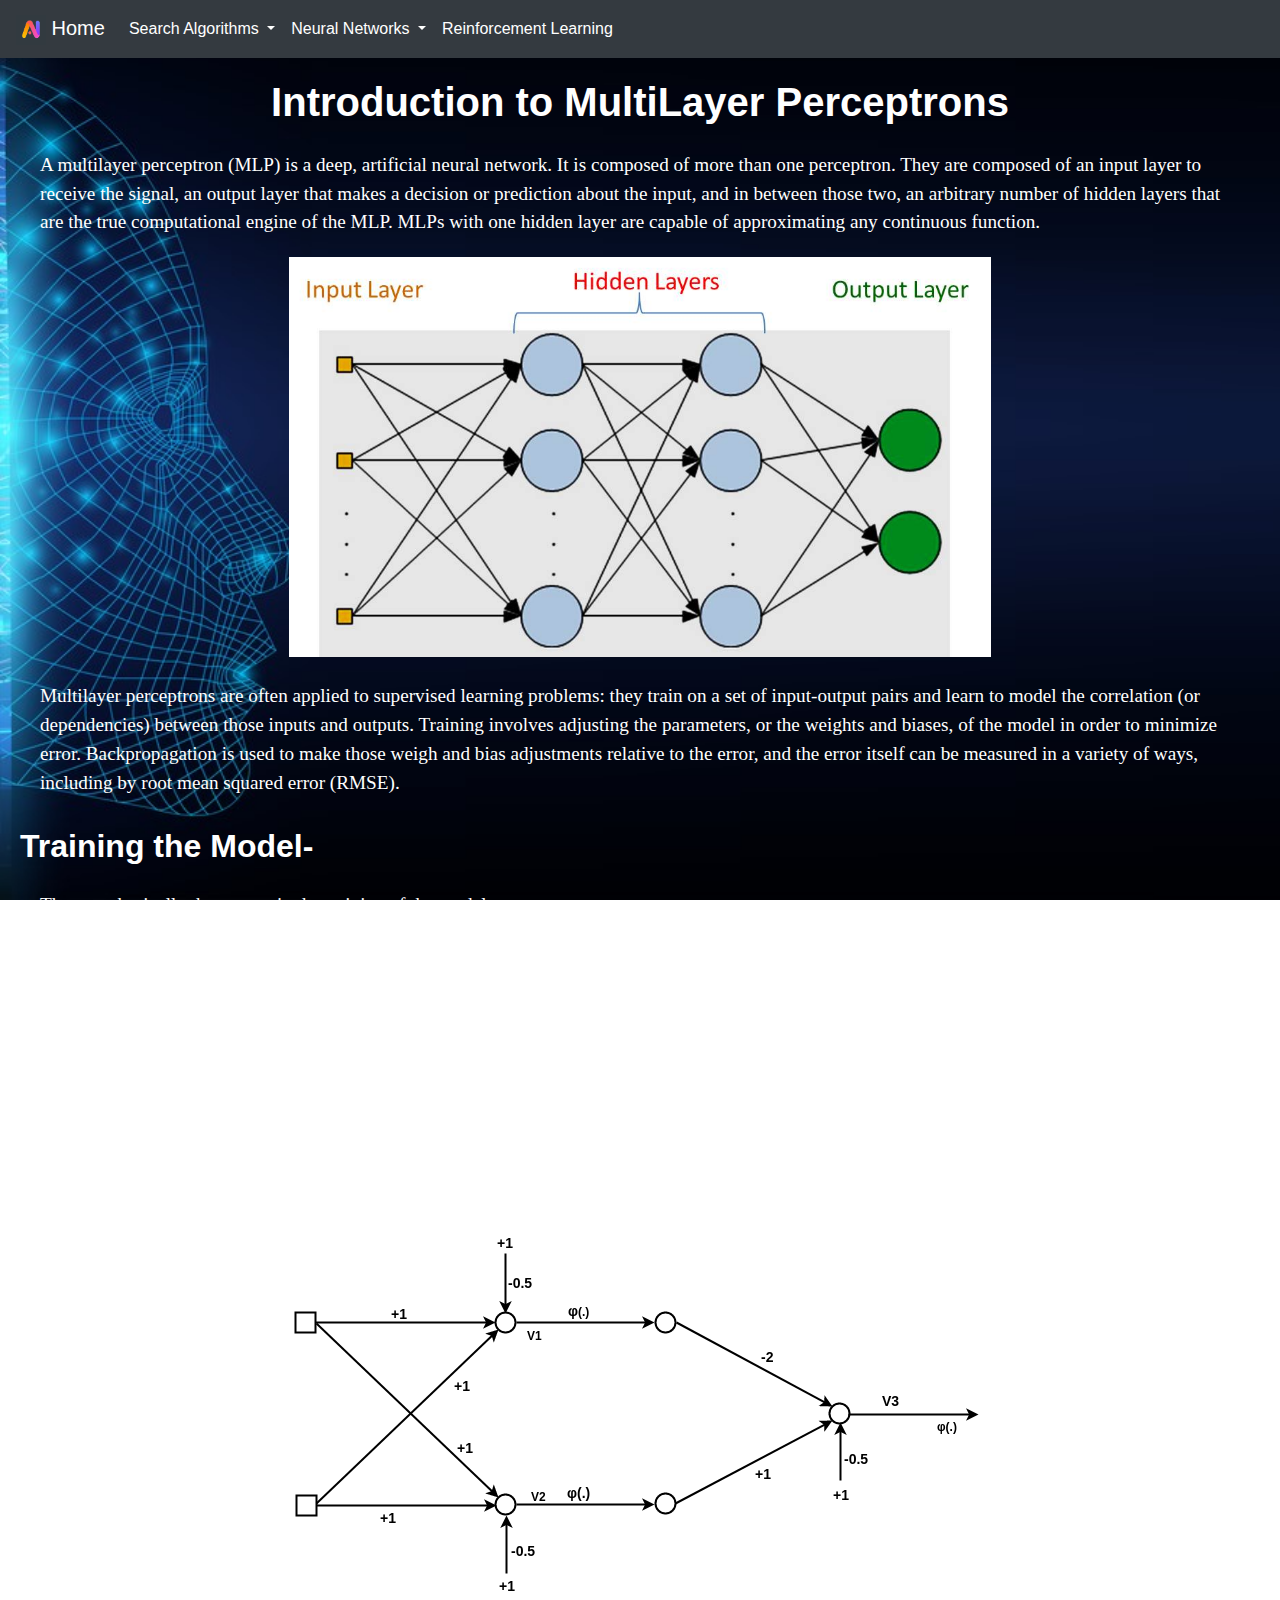
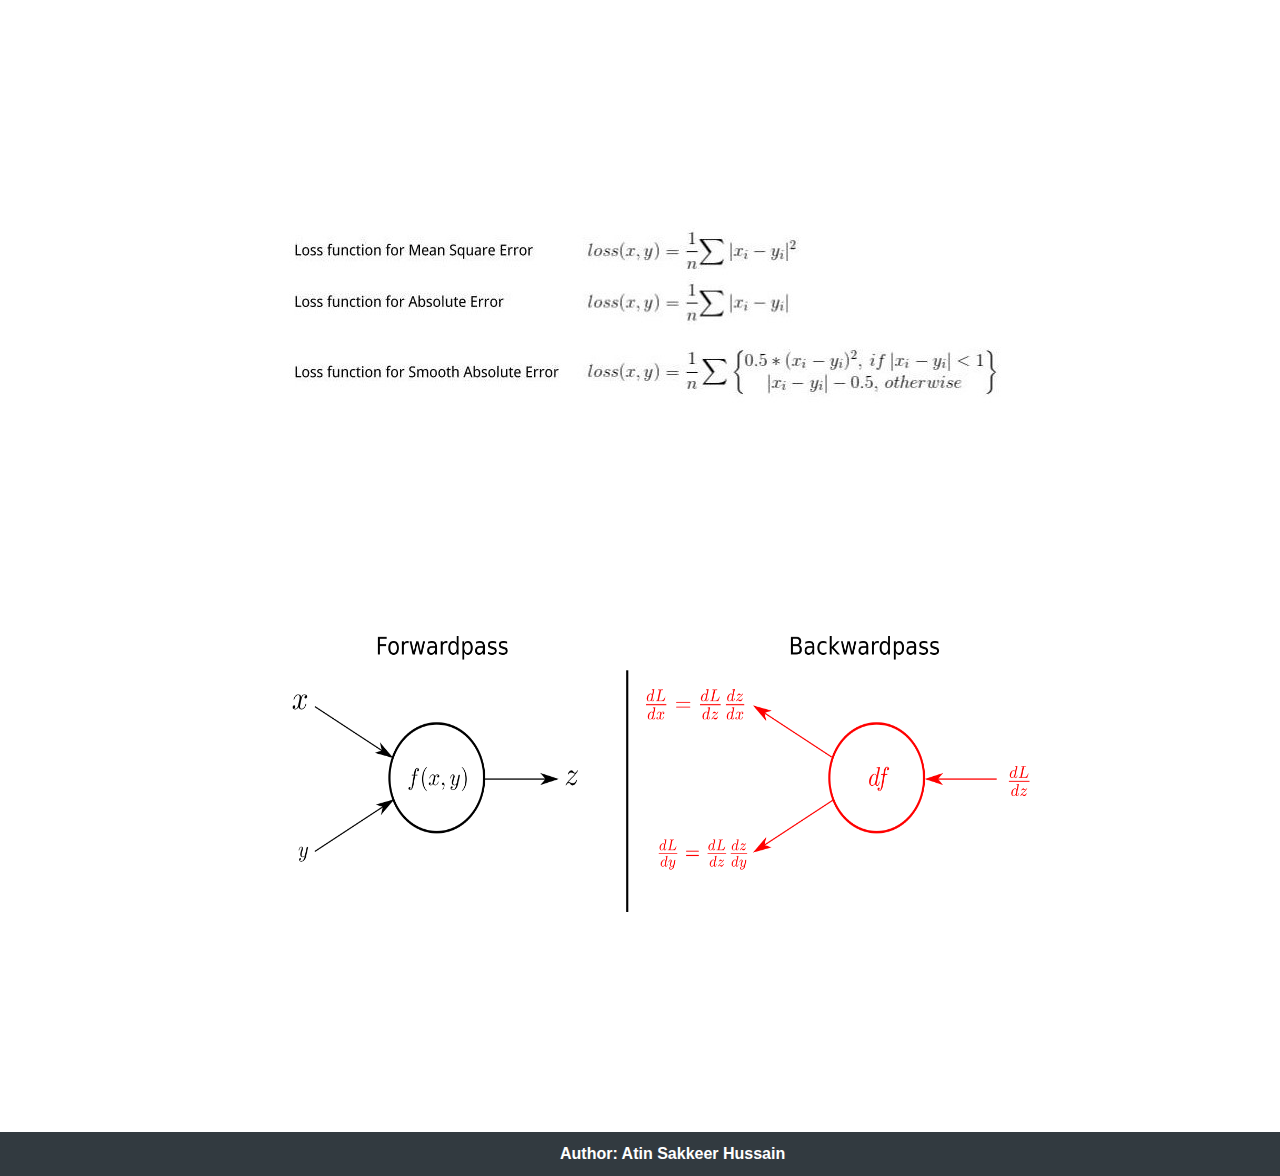
<file: networks/MLP.html>
<!DOCTYPE html>
<html>
    <head>
        <title>Artificial Intelligence</title>
        <meta charset="utf-8">
        <meta name="viewport" content="width=device-width, initial-scale=1, shrink-to-fit=no">
        <!-- Bootstrap CSS -->
        <link rel="stylesheet" href="https://stackpath.bootstrapcdn.com/bootstrap/4.4.1/css/bootstrap.min.css" integrity="sha384-Vkoo8x4CGsO3+Hhxv8T/Q5PaXtkKtu6ug5TOeNV6gBiFeWPGFN9MuhOf23Q9Ifjh" crossorigin="anonymous">
        <script src="https://code.jquery.com/jquery-3.4.1.slim.min.js" integrity="sha384-J6qa4849blE2+poT4WnyKhv5vZF5SrPo0iEjwBvKU7imGFAV0wwj1yYfoRSJoZ+n" crossorigin="anonymous"></script>
        <script src="https://cdn.jsdelivr.net/npm/popper.js@1.16.0/dist/umd/popper.min.js" integrity="sha384-Q6E9RHvbIyZFJoft+2mJbHaEWldlvI9IOYy5n3zV9zzTtmI3UksdQRVvoxMfooAo" crossorigin="anonymous"></script>
        <script src="https://stackpath.bootstrapcdn.com/bootstrap/4.4.1/js/bootstrap.min.js" integrity="sha384-wfSDF2E50Y2D1uUdj0O3uMBJnjuUD4Ih7YwaYd1iqfktj0Uod8GCExl3Og8ifwB6" crossorigin="anonymous"></script>
        <link rel="stylesheet" href="../styles/styles.css">
    </head>
    <body>
      <nav class="navbar navbar-expand-lg navbar-dark bg-dark">
        <a class="navbar-brand" href="../index.html">
            <img src="../assets/logo.PNG" width="30" height="30" alt="">
            Home
        </a>
        <button class="navbar-toggler" type="button" data-toggle="collapse" data-target="#navbarNav" aria-controls="navbarNav" aria-expanded="false" aria-label="Toggle navigation">
            <span class="navbar-toggler-icon"></span>
          </button>
          <div class="collapse navbar-collapse" id="navbarNav">
            <ul class="navbar-nav">
                <li class="nav-item dropdown">
                    <a class="nav-link dropdown-toggle" href="#" id="navbarDropdownMenuLink" role="button" data-toggle="dropdown" aria-haspopup="true" aria-expanded="false">
                      Search Algorithms
                    </a>
                    <div class="dropdown-menu" aria-labelledby="navbarDropdownMenuLink">
                      <a class="dropdown-item" href="../search/search.html">Intro</a>
                        <a class="dropdown-item" href="../search/bfs.html">BFS</a>
                        <a class="dropdown-item" href="../search/dfs.html">DFS</a>
                        <a class="dropdown-item" href="../search/asearch.html">A* Search</a>
                    </div>
                </li>
                <li class="nav-item dropdown">
                    <a class="nav-link dropdown-toggle" href="#" id="navbarDropdownMenuLink" role="button" data-toggle="dropdown" aria-haspopup="true" aria-expanded="false">
                        Neural Networks
                    </a>
                    <div class="dropdown-menu" aria-labelledby="navbarDropdownMenuLink">
                        <a class="dropdown-item" href="./network.html">Intro</a>
                        <a class="dropdown-item" href="./MLP.html">Simple MLP</a>
                        <a class="dropdown-item" href="./CNN.html">CNNs</a>
                        <a class="dropdown-item" href="./RNN.html">RNNs</a>
                        <a class="dropdown-item" href="./GAN.html">GANs</a>
                    </div>
                </li>
                <li class="nav-item active">
                    <a class="nav-link" href="../rl/rl.html">Reinforcement Learning <span class="sr-only">(current)</span></a>
                </li>
            </ul>
          </div>
      </nav>
        <h1>Introduction to MultiLayer Perceptrons</h1>
        <div>
            <p>
                A multilayer perceptron (MLP) is a deep, artificial neural network. 
                It is composed of more than one perceptron. 
                They are composed of an input layer to receive the signal, an output layer that makes a decision or prediction about the input, 
                and in between those two, an arbitrary number of hidden layers that are the true computational engine of the MLP. 
                MLPs with one hidden layer are capable of approximating any continuous function.
                <img src="../assets/networks/mlp.jpg" class="center" height = 400>
            </p>
            <p>
                Multilayer perceptrons are often applied to supervised learning problems: 
                they train on a set of input-output pairs and learn to model the correlation (or dependencies) between those inputs and outputs. 
                Training involves adjusting the parameters, or the weights and biases, of the model in order to minimize error. 
                Backpropagation is used to make those weigh and bias adjustments relative to the error, and the error itself can be measured in a variety of ways, including by root mean squared error (RMSE).
            </p>
        </div>
        <div>
            <h2>Training the Model-</h2>
            <P>
                There are basically three steps in the training of the model.
                <ol class = "listobject">
                    <li>Forward pass</li>
                    <li>Calculate error or loss</li>
                    <li>Backward pass</li>
                </ol>
            </P>
        </div>
        <div>
            <h2>1. Forward Pass</h2>
            <p>
                In this step of training the model, we just pass the input to model and multiply with weights and add bias 
                at every layer and find the calculated output of the model.
                <img src="../assets/networks/mlpforward.png" class="center">
            </p>
        </div>
        <div>
            <h2>2. Loss Calculation</h2>
            <p>
                When we pass the data instance(or one example) we will get some output from the model that is called Predicted output(pred_out) 
                and we have the label with the data that is real output or expected output(Expect_out). 
                Based upon these both we calculate the loss that we have to backpropagate(using Backpropagation algorithm). 
                There is various Loss Function that we use based on our output and requirement.
                <img src="../assets/networks/mlploss.jpeg" class="center">
            </p>
        </div>
        <div>
            <h2>3. Backward Pass</h2>
            <p>
                After calculating the loss, we backpropagate the loss and updates the weights of the model by using gradient. 
                This is the main step in the training of the model. In this step, weights will adjust according to the gradient flow in that direction. 
                For Depth understanding of the Backpropagation algorithm check this nice blog by Andrej Karpathy
                <a href="https://medium.com/@karpathy/yes-you-should-understand-backprop-e2f06eab496b" style="text-decoration: underline;" target="_blank"> 
                    here.
                </a>
                <img src="../assets/networks/mlpback.png" class="center" height=300 width=800>
            </p>
        </div>
        <div>
            <p>
                These process are repeated over and over until the loss is made to minimum.
            </p>
            <p>
                For better understanding of MLPs and the Math behind it along eith the code,
                check out the jupyter notebook  
                <a href="https://github.com/crypto-code/Math-of-Neural-Networks/blob/master/1.%20Multi-Layer%20Perceptron.ipynb" style="text-decoration: underline;" target="_blank"> 
                    here.
                </a>
            </p>
        </div>
        <footer class="footer">
            <div class="footer">
                <span>Author: Atin Sakkeer Hussain</span>
            </div>
        </footer>
    </body>
</html>
</file>
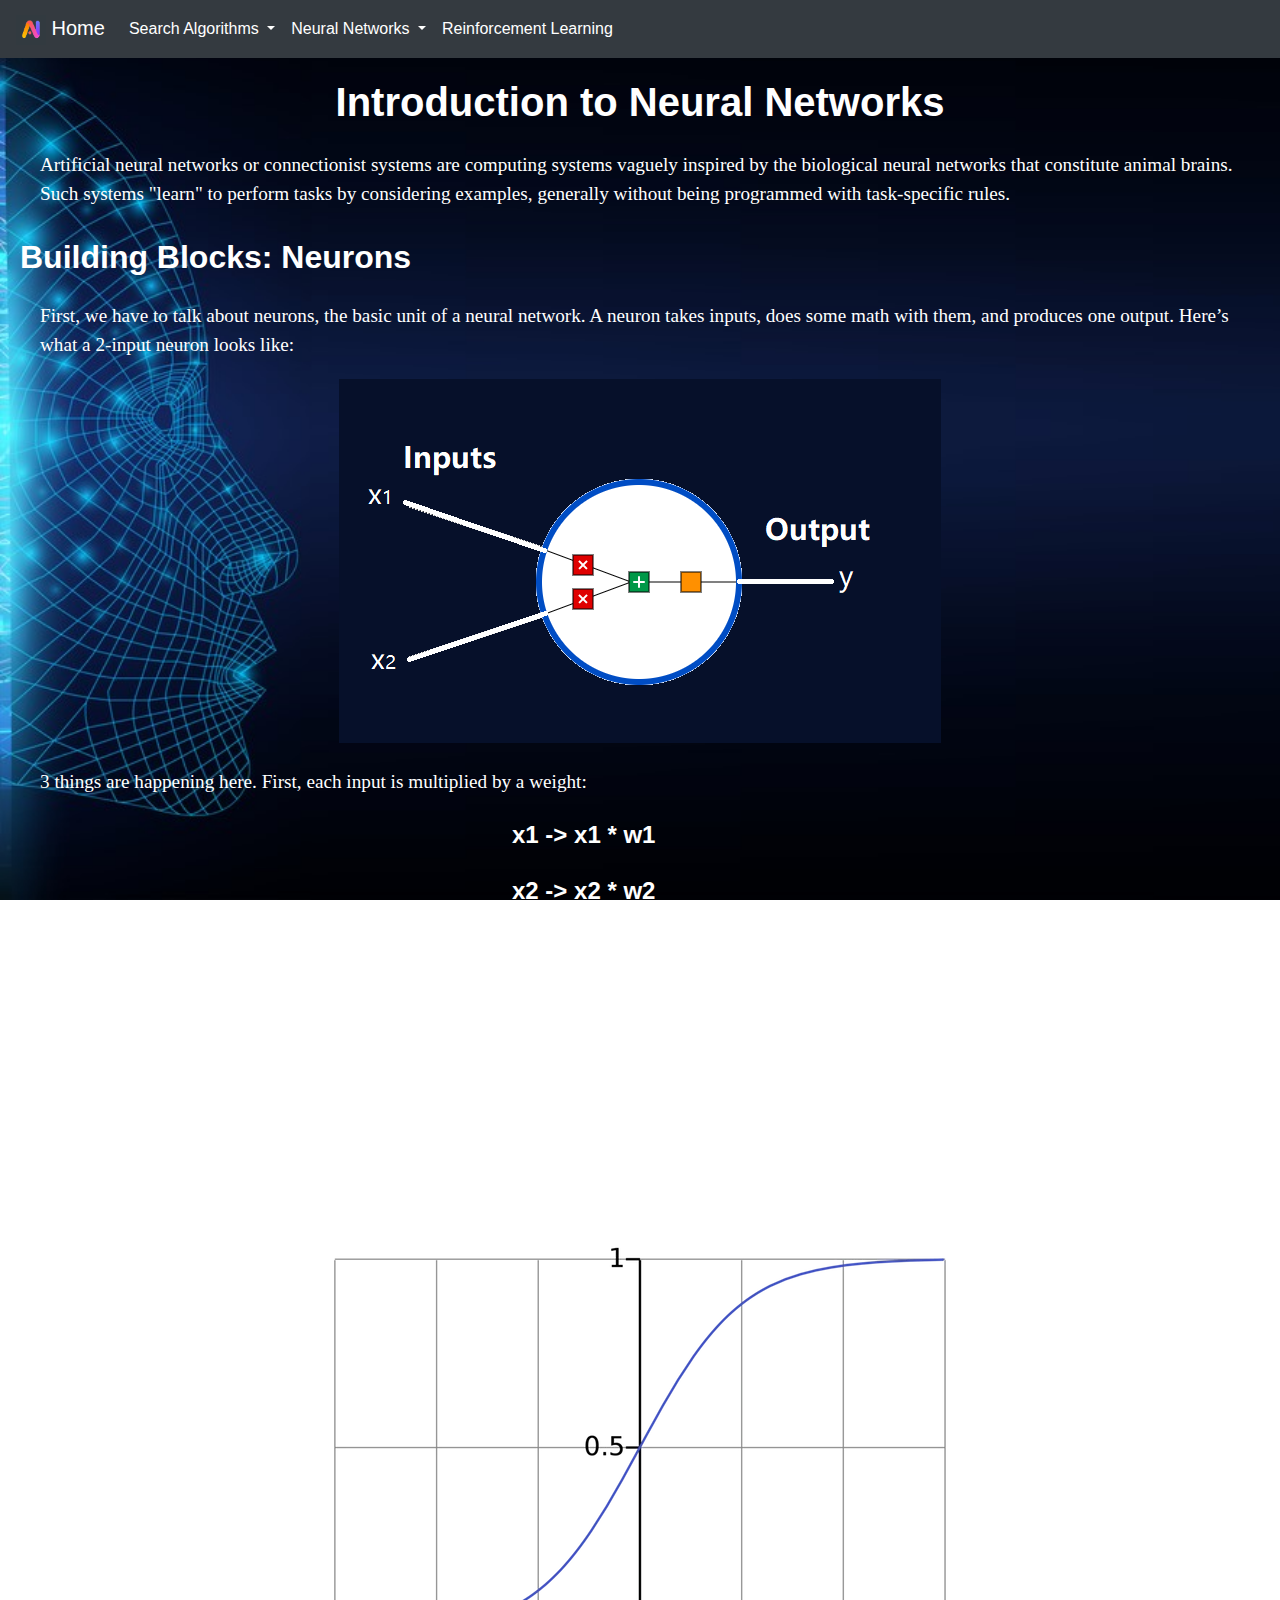
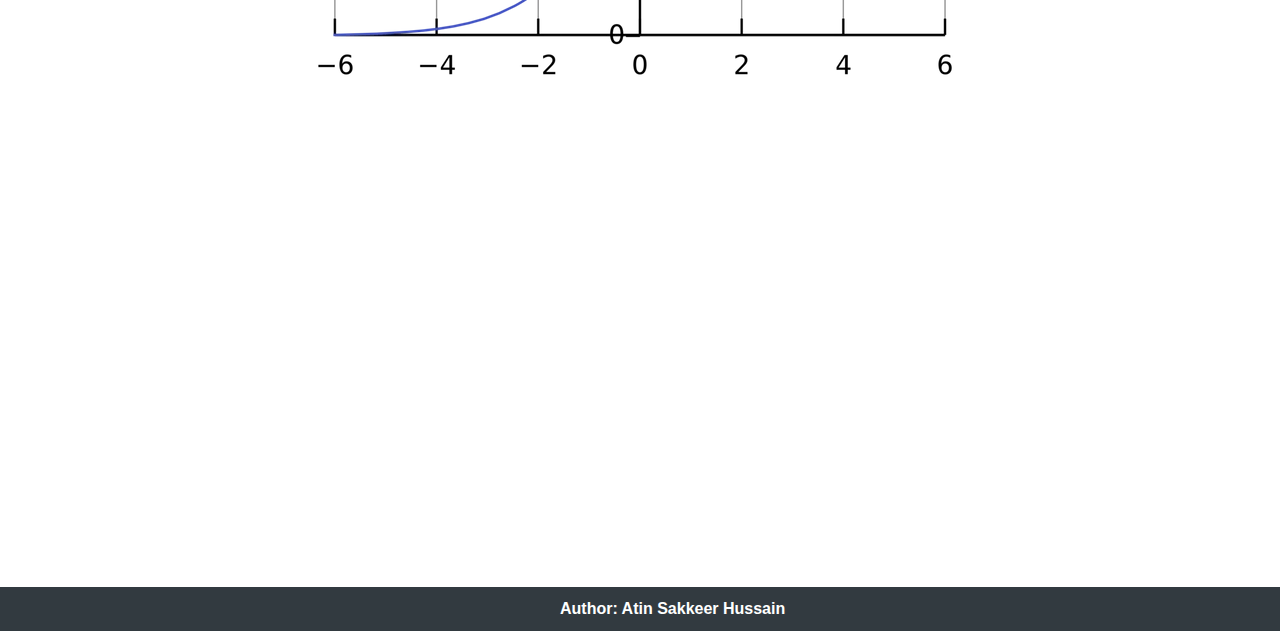
<file: networks/network.html>
<!DOCTYPE html>
<html>
    <head>
        <title>Artificial Intelligence</title>
        <meta charset="utf-8">
        <meta name="viewport" content="width=device-width, initial-scale=1, shrink-to-fit=no">
        <!-- Bootstrap CSS -->
        <link rel="stylesheet" href="https://stackpath.bootstrapcdn.com/bootstrap/4.4.1/css/bootstrap.min.css" integrity="sha384-Vkoo8x4CGsO3+Hhxv8T/Q5PaXtkKtu6ug5TOeNV6gBiFeWPGFN9MuhOf23Q9Ifjh" crossorigin="anonymous">
        <script src="https://code.jquery.com/jquery-3.4.1.slim.min.js" integrity="sha384-J6qa4849blE2+poT4WnyKhv5vZF5SrPo0iEjwBvKU7imGFAV0wwj1yYfoRSJoZ+n" crossorigin="anonymous"></script>
        <script src="https://cdn.jsdelivr.net/npm/popper.js@1.16.0/dist/umd/popper.min.js" integrity="sha384-Q6E9RHvbIyZFJoft+2mJbHaEWldlvI9IOYy5n3zV9zzTtmI3UksdQRVvoxMfooAo" crossorigin="anonymous"></script>
        <script src="https://stackpath.bootstrapcdn.com/bootstrap/4.4.1/js/bootstrap.min.js" integrity="sha384-wfSDF2E50Y2D1uUdj0O3uMBJnjuUD4Ih7YwaYd1iqfktj0Uod8GCExl3Og8ifwB6" crossorigin="anonymous"></script>
        <link rel="stylesheet" href="../styles/styles.css">
    </head>
    <body>
      <nav class="navbar navbar-expand-lg navbar-dark bg-dark">
        <a class="navbar-brand" href="../index.html">
            <img src="../assets/logo.PNG" width="30" height="30" alt="">
            Home
        </a>
        <button class="navbar-toggler" type="button" data-toggle="collapse" data-target="#navbarNav" aria-controls="navbarNav" aria-expanded="false" aria-label="Toggle navigation">
            <span class="navbar-toggler-icon"></span>
          </button>
          <div class="collapse navbar-collapse" id="navbarNav">
            <ul class="navbar-nav">
                <li class="nav-item dropdown">
                    <a class="nav-link dropdown-toggle" href="#" id="navbarDropdownMenuLink" role="button" data-toggle="dropdown" aria-haspopup="true" aria-expanded="false">
                      Search Algorithms
                    </a>
                    <div class="dropdown-menu" aria-labelledby="navbarDropdownMenuLink">
                      <a class="dropdown-item" href="../search/search.html">Intro</a>
                        <a class="dropdown-item" href="../search/bfs.html">BFS</a>
                        <a class="dropdown-item" href="../search/dfs.html">DFS</a>
                        <a class="dropdown-item" href="../search/asearch.html">A* Search</a>
                    </div>
                </li>
                <li class="nav-item dropdown">
                    <a class="nav-link dropdown-toggle" href="#" id="navbarDropdownMenuLink" role="button" data-toggle="dropdown" aria-haspopup="true" aria-expanded="false">
                        Neural Networks
                    </a>
                    <div class="dropdown-menu" aria-labelledby="navbarDropdownMenuLink">
                        <a class="dropdown-item" href="./network.html">Intro</a>
                        <a class="dropdown-item" href="./MLP.html">Simple MLP</a>
                        <a class="dropdown-item" href="./CNN.html">CNNs</a>
                        <a class="dropdown-item" href="./RNN.html">RNNs</a>
                        <a class="dropdown-item" href="./GAN.html">GANs</a>
                    </div>
                </li>
                <li class="nav-item active">
                    <a class="nav-link" href="../rl/rl.html">Reinforcement Learning <span class="sr-only">(current)</span></a>
                </li>
            </ul>
          </div>
      </nav>
        <h1>Introduction to Neural Networks</h1>
        <div>
            <p>
                Artificial neural networks or connectionist systems are computing systems vaguely inspired by the biological neural networks 
                that constitute animal brains. Such systems "learn" to perform tasks by considering examples, generally without being programmed with task-specific rules.
            </p>
        </div>
        <div>
            <h2>Building Blocks: Neurons</h2>
            <p>
                First, we have to talk about neurons, the basic unit of a neural network. 
                A neuron takes inputs, does some math with them, and produces one output. 
                Here’s what a 2-input neuron looks like:
                <img src="../assets/networks/neuron.PNG" class="center">
            </p>
            <p>
                3 things are happening here. First, each input is multiplied by a weight: 
                <div class="function">
                    x1 -> x1 * w1
                </div>
                <div class="function">
                    x2 -> x2 * w2
                </div>
            </p>
            <p>
                Next, all the weighted inputs are added together with a bias b: 
                <div class="function">
                    (x1 * w1) + (x2 * w2) + b
                </div>
            </p>
            <p>
                Next, all the weighted inputs are added together with a bias b: 
                <div class="function">
                    y = f((x1 * w1) + (x2 * w2) + b)
                </div>
            </p>
            <p>
                The activation function is used to turn an unbounded input into an output that has a nice, predictable form. 
                A commonly used activation function is the sigmoid function:
                <img src="../assets/networks/sigmoid.png" class="center">
                The sigmoid function only outputs numbers in the range (0,1). 
                You can think of it as compressing (−∞,+∞) to (0, 1) - 
                big negative numbers become ~0, and big positive numbers become ~1.
            </p>
        </div>
        <div>
            <h2>Neural Networks</h2>
            <p>
                A Neural Network is made by the combination of these Neurons. 
                Different types of neurons make up different neural networks, 
                which may be used for purposes. Some of the neural networks discussed here are:
                <ul class="listobject">
                    <li>MultiLayer Perceptron (MLP)</li>
                    <li>Convolutional Neural Network (CNN)</li>
                    <li>Reccurent Neural Networks (RNN, LSTM & GRU)</li>
                    <li>Generative Advaserial Network (GAN)</li>
                </ul>
            </p>
        </div>
        <footer class="footer">
            <div class="footer">
                <span>Author: Atin Sakkeer Hussain</span>
            </div>
        </footer>
    </body>
</html>
</file>
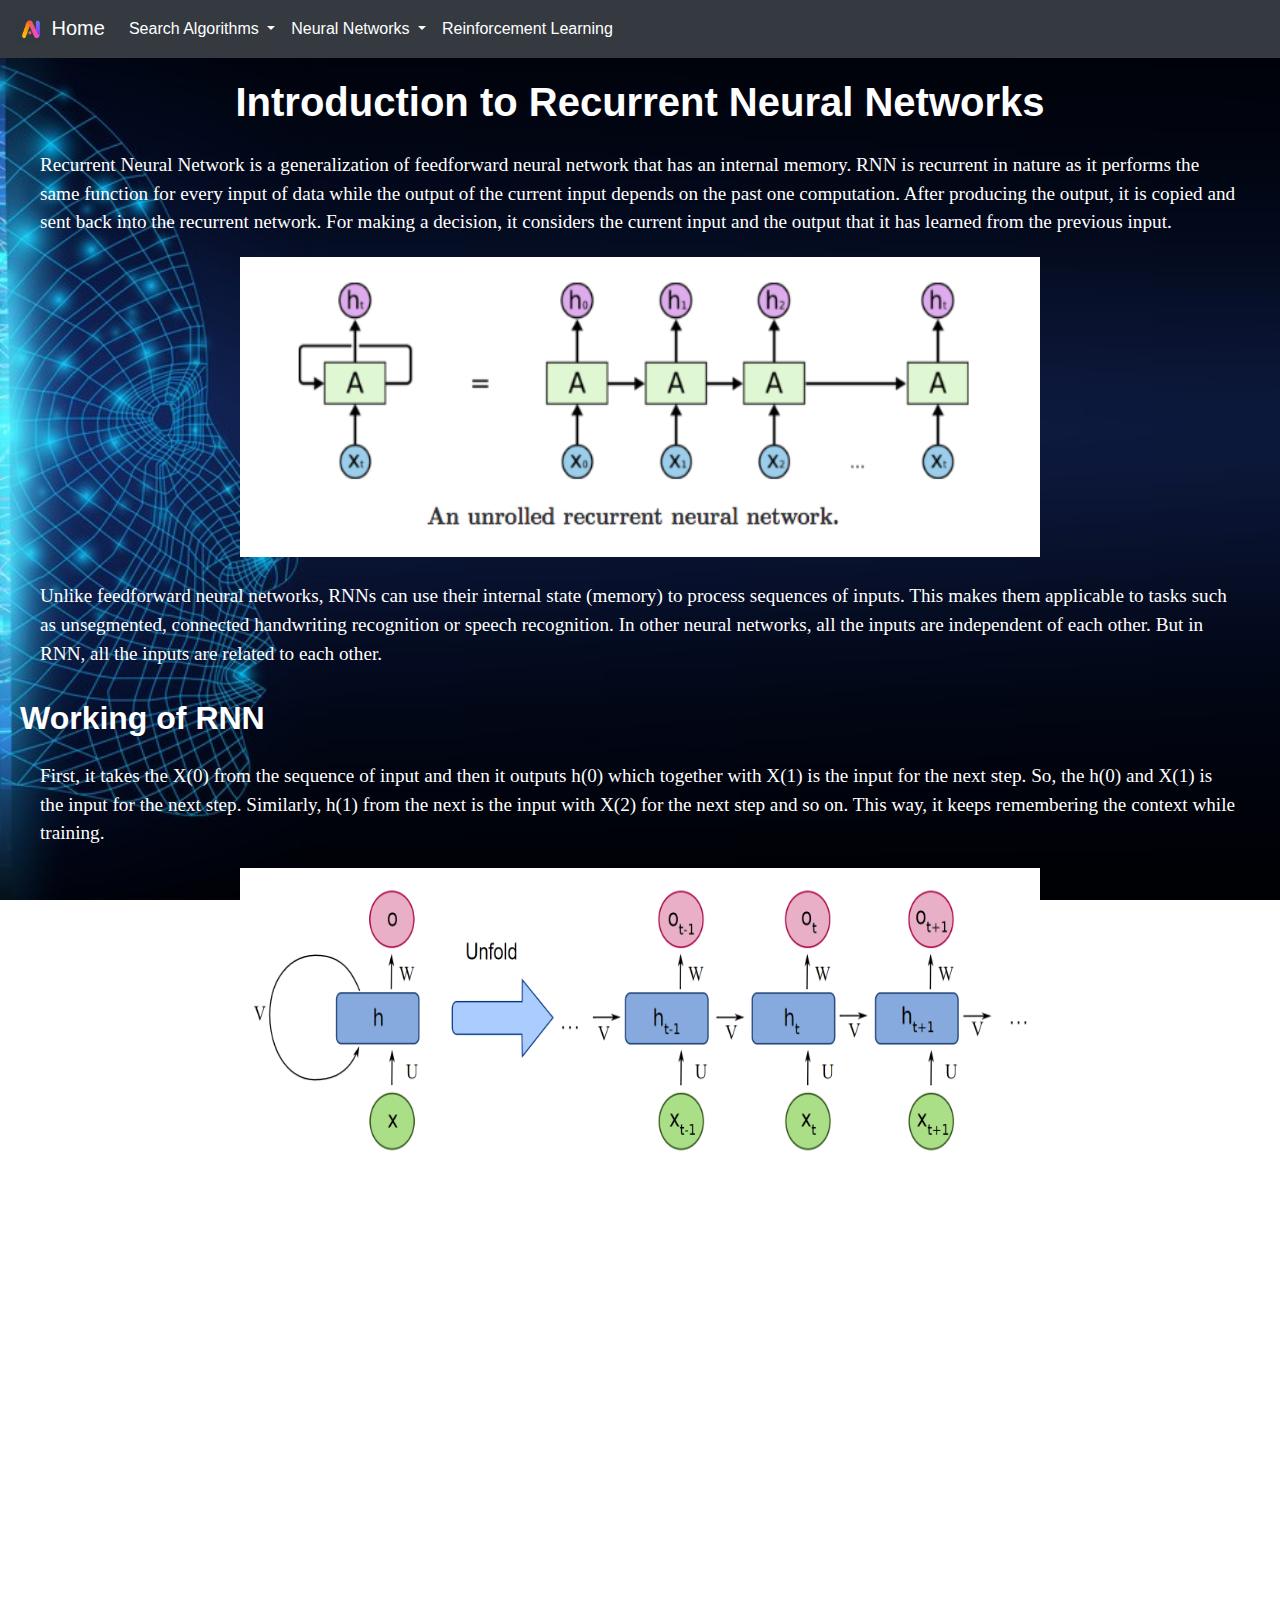
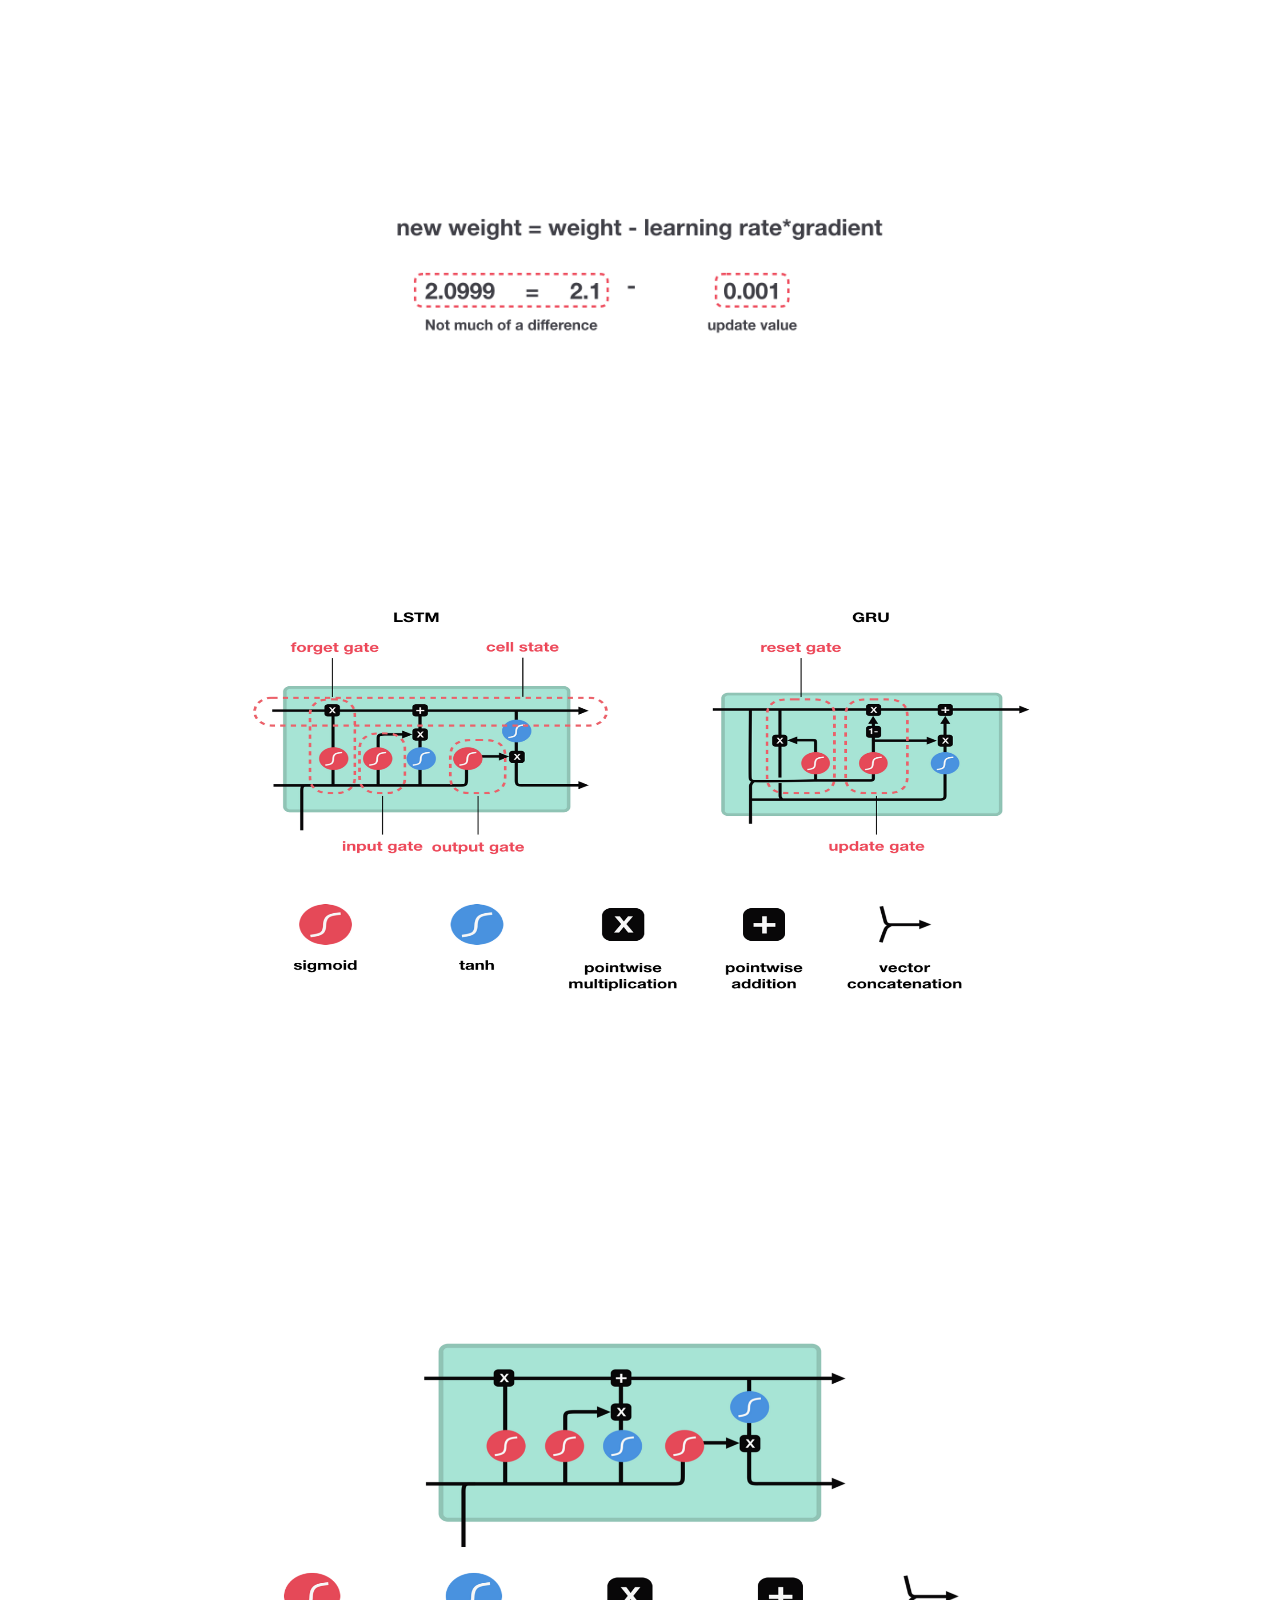
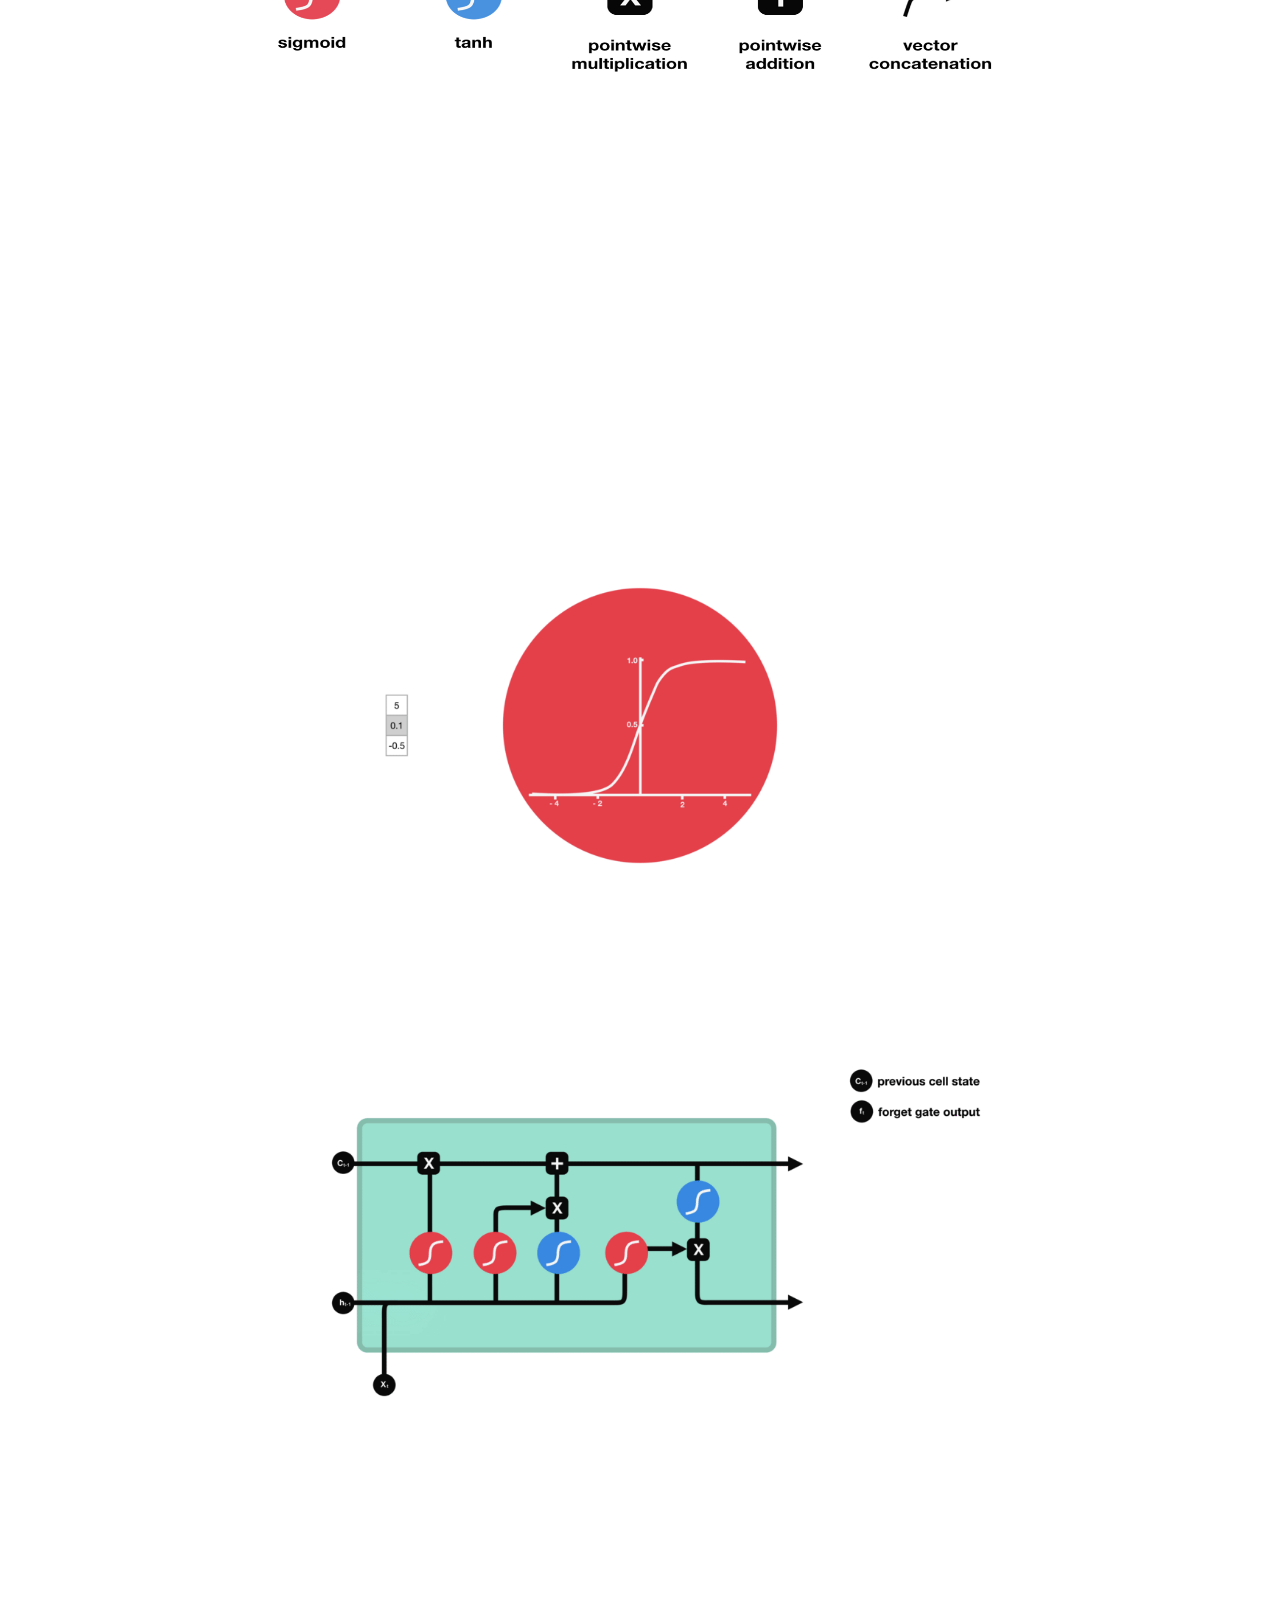
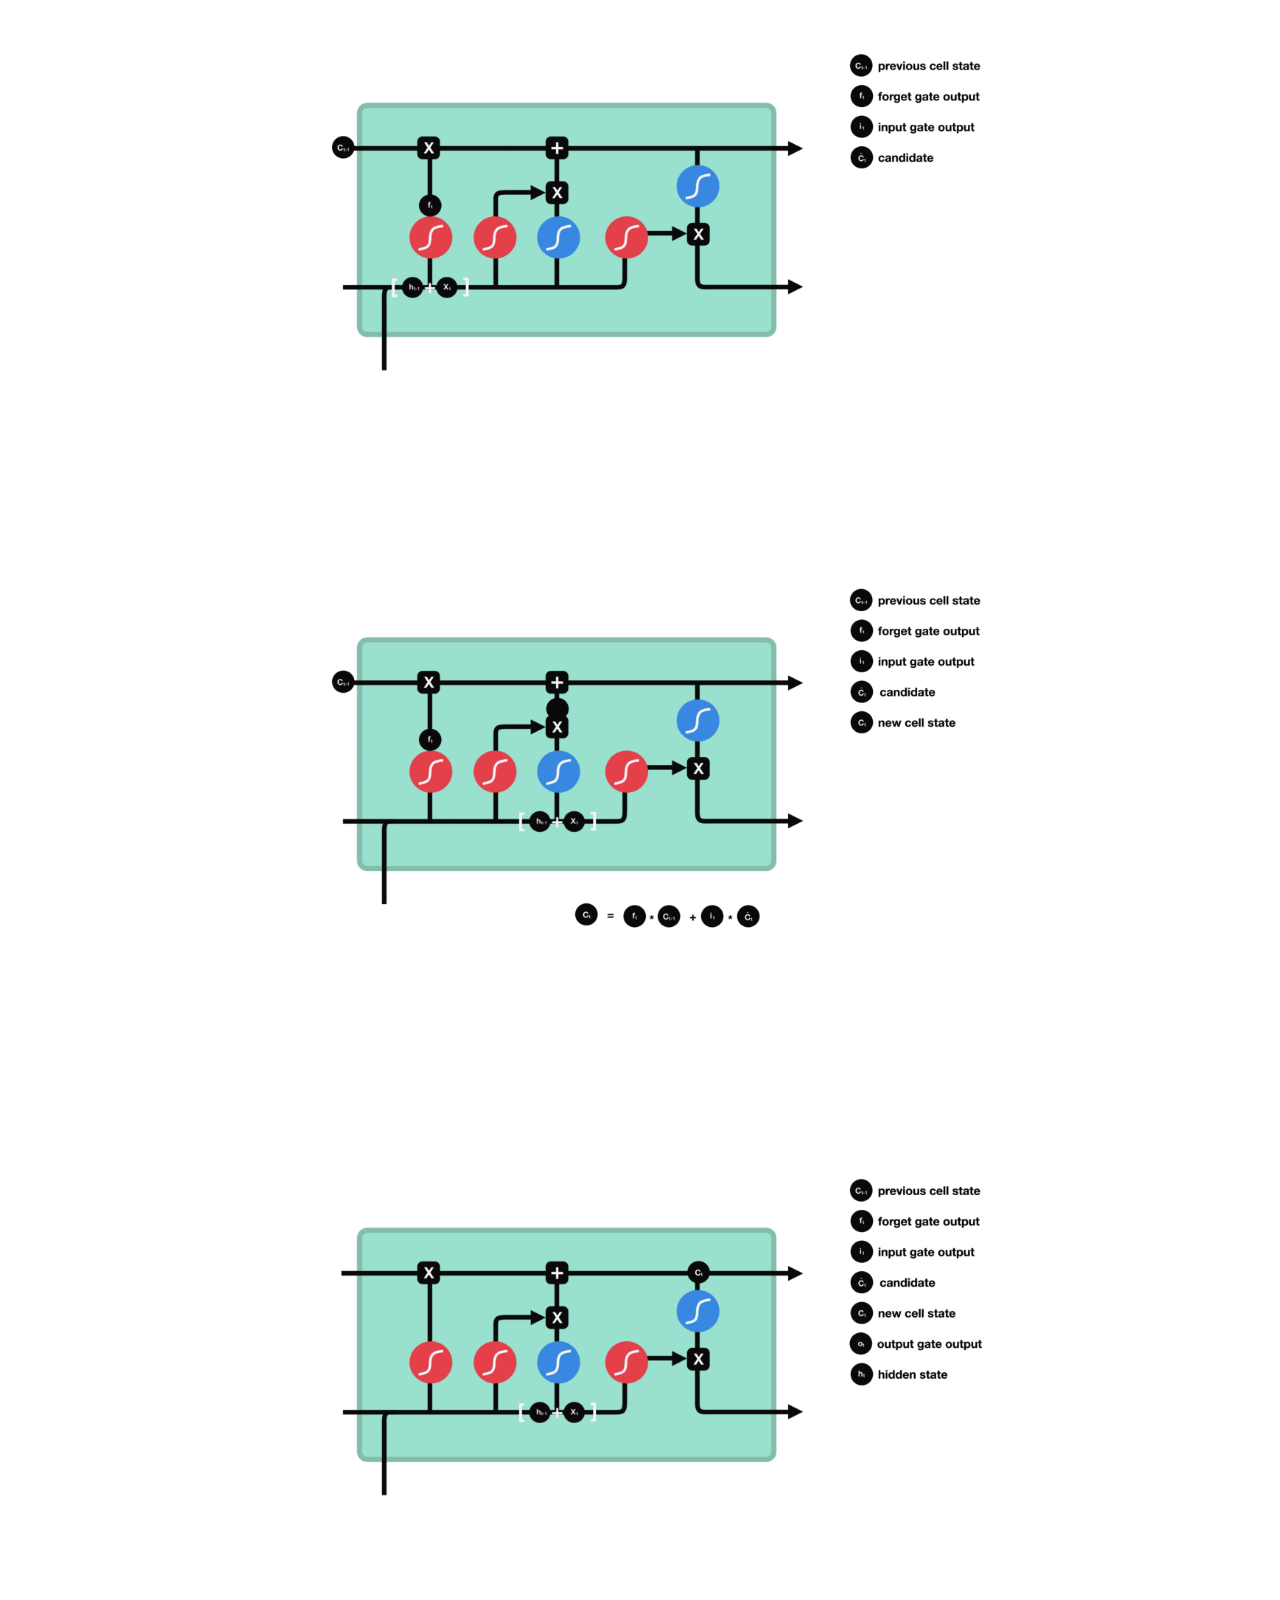
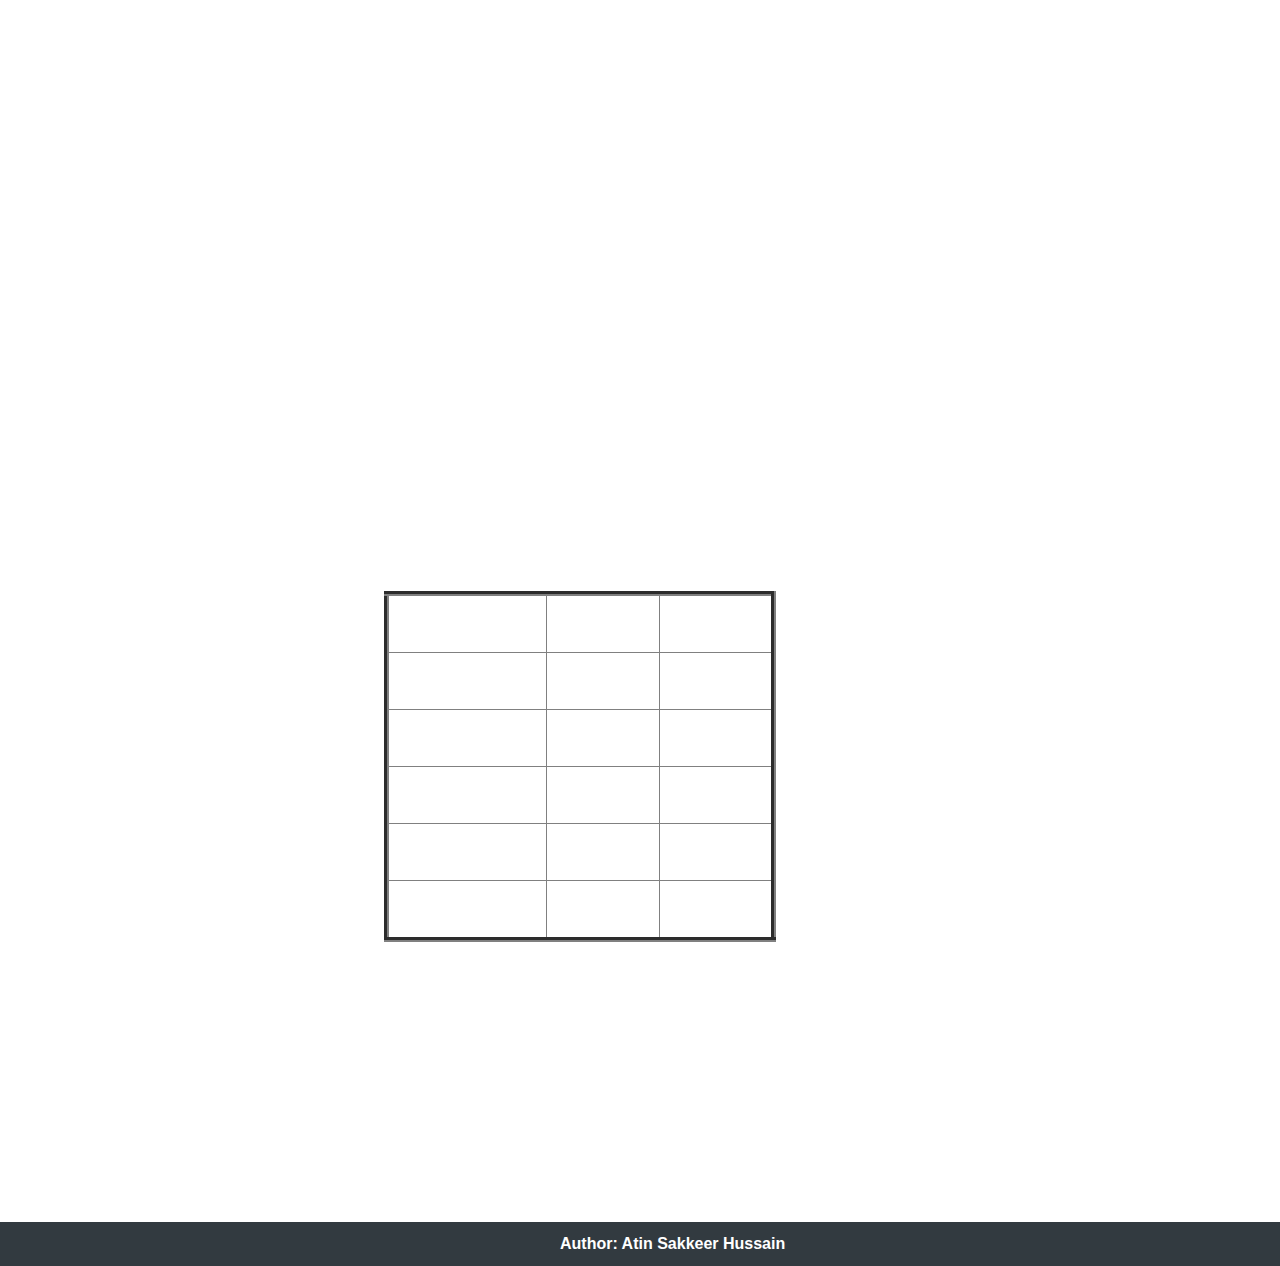
<file: networks/RNN.html>
<!DOCTYPE html>
<html>
    <head>
        <title>Artificial Intelligence</title>
        <meta charset="utf-8">
        <meta name="viewport" content="width=device-width, initial-scale=1, shrink-to-fit=no">
        <!-- Bootstrap CSS -->
        <link rel="stylesheet" href="https://stackpath.bootstrapcdn.com/bootstrap/4.4.1/css/bootstrap.min.css" integrity="sha384-Vkoo8x4CGsO3+Hhxv8T/Q5PaXtkKtu6ug5TOeNV6gBiFeWPGFN9MuhOf23Q9Ifjh" crossorigin="anonymous">
        <script src="https://code.jquery.com/jquery-3.4.1.slim.min.js" integrity="sha384-J6qa4849blE2+poT4WnyKhv5vZF5SrPo0iEjwBvKU7imGFAV0wwj1yYfoRSJoZ+n" crossorigin="anonymous"></script>
        <script src="https://cdn.jsdelivr.net/npm/popper.js@1.16.0/dist/umd/popper.min.js" integrity="sha384-Q6E9RHvbIyZFJoft+2mJbHaEWldlvI9IOYy5n3zV9zzTtmI3UksdQRVvoxMfooAo" crossorigin="anonymous"></script>
        <script src="https://stackpath.bootstrapcdn.com/bootstrap/4.4.1/js/bootstrap.min.js" integrity="sha384-wfSDF2E50Y2D1uUdj0O3uMBJnjuUD4Ih7YwaYd1iqfktj0Uod8GCExl3Og8ifwB6" crossorigin="anonymous"></script>
        <link rel="stylesheet" href="../styles/styles.css">
    </head>
    <body>
      <nav class="navbar navbar-expand-lg navbar-dark bg-dark">
        <a class="navbar-brand" href="../index.html">
            <img src="../assets/logo.PNG" width="30" height="30" alt="">
            Home
        </a>
        <button class="navbar-toggler" type="button" data-toggle="collapse" data-target="#navbarNav" aria-controls="navbarNav" aria-expanded="false" aria-label="Toggle navigation">
            <span class="navbar-toggler-icon"></span>
          </button>
          <div class="collapse navbar-collapse" id="navbarNav">
            <ul class="navbar-nav">
                <li class="nav-item dropdown">
                    <a class="nav-link dropdown-toggle" href="#" id="navbarDropdownMenuLink" role="button" data-toggle="dropdown" aria-haspopup="true" aria-expanded="false">
                      Search Algorithms
                    </a>
                    <div class="dropdown-menu" aria-labelledby="navbarDropdownMenuLink">
                      <a class="dropdown-item" href="../search/search.html">Intro</a>
                        <a class="dropdown-item" href="../search/bfs.html">BFS</a>
                        <a class="dropdown-item" href="../search/dfs.html">DFS</a>
                        <a class="dropdown-item" href="../search/asearch.html">A* Search</a>
                    </div>
                </li>
                <li class="nav-item dropdown">
                    <a class="nav-link dropdown-toggle" href="#" id="navbarDropdownMenuLink" role="button" data-toggle="dropdown" aria-haspopup="true" aria-expanded="false">
                        Neural Networks
                    </a>
                    <div class="dropdown-menu" aria-labelledby="navbarDropdownMenuLink">
                        <a class="dropdown-item" href="./network.html">Intro</a>
                        <a class="dropdown-item" href="./MLP.html">Simple MLP</a>
                        <a class="dropdown-item" href="./CNN.html">CNNs</a>
                        <a class="dropdown-item" href="./RNN.html">RNNs</a>
                        <a class="dropdown-item" href="./GAN.html">GANs</a>
                    </div>
                </li>
                <li class="nav-item active">
                    <a class="nav-link" href="../rl/rl.html">Reinforcement Learning <span class="sr-only">(current)</span></a>
                </li>
            </ul>
          </div>
      </nav>
        <h1>Introduction to Recurrent Neural Networks</h1>
        <div>
            <p>
                Recurrent Neural Network is a generalization of feedforward neural network that has an internal memory. 
                RNN is recurrent in nature as it performs the same function for every input of data while the output of the current input 
                depends on the past one computation. After producing the output, it is copied and sent back into the recurrent network. For making a decision, 
                it considers the current input and the output that it has learned from the previous input.
                <img src = "../assets/networks/rnn.png" class="center" height=300 width=800>
            </p>
            <p>
                Unlike feedforward neural networks, RNNs can use their internal state (memory) to process sequences of inputs. 
                This makes them applicable to tasks such as unsegmented, connected handwriting recognition or speech recognition. 
                In other neural networks, all the inputs are independent of each other. But in RNN, all the inputs are related to each other.
            </p>
        </div>
        <div>
            <h2>Working of RNN</h2>
            <p>
                First, it takes the X(0) from the sequence of input and then it outputs h(0) which together with X(1) is the input for the next step. 
                So, the h(0) and X(1) is the input for the next step. Similarly, h(1) from the next is the input with X(2) for the next step and so on. 
                This way, it keeps remembering the context while training.
                <img src="../assets/networks/rnn1.png" class="center" height=300 width=800>
            </p>
            <p>
                The formula for the current state is
                <div class="function">
                    ht = f(ht-1, xt)
                </div>
            </p>
            <p>
                Applying Activation Function:
                <div class="function">
                    ht = tanh(Whh * ht-1 + Wxh * xt)
                </div>
            </p>
            <p>
                <b>W</b> is weight, <b>h</b> is the single hidden vector, <b>Whh</b> is the weight at previous hidden state, 
                <b>Whx</b> is the weight at current input state, <b>tanh</b> is the Activation funtion, that implements a Non-linearity that squashes the activations to the range[-1.1]
            </p>
            <p>
                For better understanding of RNNs and the Math behind it along eith the code,
                check out the jupyter notebook  
                <a href="https://github.com/crypto-code/Math-of-Neural-Networks/blob/master/3.%20Recurrent%20Neural%20Network.ipynb" style="text-decoration: underline;" target="_blank"> 
                    here.
                </a>
            </p>
        </div>
        <div>
            <h2>The Problem, Short-term Memory</h2>
            <p>
                Recurrent Neural Networks suffer from short-term memory. 
                If a sequence is long enough, they’ll have a hard time carrying information from earlier time steps to later ones. 
                So if you are trying to process a paragraph of text to do predictions, RNN’s may leave out important information from the beginning.
            </p>
            <p>
                During back propagation, recurrent neural networks suffer from the vanishing gradient problem. 
                Gradients are values used to update a neural networks weights. 
                The vanishing gradient problem is when the gradient shrinks as it back propagates through time. 
                If a gradient value becomes extremely small, it doesn’t contribute too much learning.
                <img src="../assets/networks/vang.png" class="center" width=500>
            </p>
            <p>
                So in recurrent neural networks, layers that get a small gradient update stops learning. 
                Those are usually the earlier layers. 
                So because these layers don’t learn, RNN’s can forget what it seen in longer sequences, thus having a short-term memory. 
            </p>
        </div>
        <div>
            <h2>LSTM’s and GRU’s as a solution</h2>
            <p>
                LSTM ’s and GRU’s were created as the solution to short-term memory. 
                They have internal mechanisms called gates that can regulate the flow of information.
                <img src="../assets/networks/lstmgru.png" class="center" width=800 height=400>
            </p>
            <p>
                These gates can learn which data in a sequence is important to keep or throw away. 
                By doing that, it can pass relevant information down the long chain of sequences to make predictions. 
                Almost all state of the art results based on recurrent neural networks are achieved with these two networks. 
                LSTM’s and GRU’s can be found in speech recognition, speech synthesis, and text generation. 
                You can even use them to generate captions for videos.
            </p>
        </div>
        <div>
            <h2>Long Short Term Memory (LSTM)</h2>
            <p>
                An LSTM has a similar control flow as a recurrent neural network. 
                It processes data passing on information as it propagates forward. 
                The differences are the operations within the LSTM’s cells.
                <img src="../assets/networks/lstm.png" class="center" height=400 width=800>
                These operations are used to allow the LSTM to keep or forget information.
            </p>
            <h3>Core Concept</h3>
            <p>
                The core concept of LSTM’s are the cell state, and it’s various gates. 
                The cell state act as a transport highway that transfers relative information all the way down the sequence chain. 
                You can think of it as the “memory” of the network. The cell state, in theory, can carry relevant information throughout the processing of the sequence. 
                So even information from the earlier time steps can make it’s way to later time steps, reducing the effects of short-term memory. 
                As the cell state goes on its journey, information get’s added or removed to the cell state via gates. 
                The gates are different neural networks that decide which information is allowed on the cell state. 
                The gates can learn what information is relevant to keep or forget during training.
            </p>
            <h3>Sigmoid</h3>
            <p>
                Gates contains sigmoid activations. 
                A sigmoid activation is similar to the tanh activation. 
                Instead of squishing values between -1 and 1, it squishes values between 0 and 1. 
                That is helpful to update or forget data because any number getting multiplied by 0 is 0, causing values to disappears or be “forgotten.” 
                Any number multiplied by 1 is the same value therefore that value stay’s the same or is “kept.” 
                The network can learn which data is not important therefore can be forgotten or which data is important to keep.
                <img src="../assets/networks/sigmoid.gif" class="center" width=700>
            </p>
            <h3>Forget Gate</h3>
            <p>
                First, we have the forget gate. 
                This gate decides what information should be thrown away or kept. 
                Information from the previous hidden state and information from the current input is passed through the sigmoid function. 
                Values come out between 0 and 1. The closer to 0 means to forget, and the closer to 1 means to keep.
                <img src="../assets/networks/lforget.gif" class="center" width=700>
            </p>
            <h3>Input Gate</h3>
            <p>
                To update the cell state, we have the input gate. 
                First, we pass the previous hidden state and current input into a sigmoid function. 
                That decides which values will be updated by transforming the values to be between 0 and 1. 0 means not important, 
                and 1 means important. You also pass the hidden state and current input into the tanh function to squish values between -1 and 1 to help regulate the network. 
                Then you multiply the tanh output with the sigmoid output. The sigmoid output will decide which information is important to keep from the tanh output.
                <img src="../assets/networks/linput.gif" class="center" width=700>
            </p>
            <h3>Cell State</h3>
            <p>
                Now we should have enough information to calculate the cell state. 
                First, the cell state gets pointwise multiplied by the forget vector. 
                This has a possibility of dropping values in the cell state if it gets multiplied by values near 0. 
                Then we take the output from the input gate and do a pointwise addition which updates the cell state to new values that the neural network finds relevant. 
                That gives us our new cell state.
                <img src="../assets/networks/lstate.gif" class="center" width=700>
            </p>
            <h3>Output Gate</h3>
            <p>
                Last we have the output gate. 
                The output gate decides what the next hidden state should be. 
                Remember that the hidden state contains information on previous inputs. 
                The hidden state is also used for predictions. 
                First, we pass the previous hidden state and the current input into a sigmoid function. 
                Then we pass the newly modified cell state to the tanh function. 
                We multiply the tanh output with the sigmoid output to decide what information the hidden state should carry. 
                The output is the hidden state. The new cell state and the new hidden is then carried over to the next time step.
                <img src="../assets/networks/loutput.gif" class="center" width=700>

                Together the different gates make up an LSTM.
            </p>
            <p>
                For better understanding of LSTMs and the Math behind it along eith the code,
                check out the jupyter notebook  
                <a href="https://github.com/crypto-code/Math-of-Neural-Networks/blob/master/5.%20Long%20Short%20Term%20Memory%20Network.ipynb" style="text-decoration: underline;" target="_blank"> 
                    here.
                </a>
            </p>
        </div>
        <div>
            <h2>Gated Recurrent Unit (GRU)</h2>
            <p>
                So now we know how an LSTM work, let’s briefly look at the GRU. 
                The GRU is the newer generation of Recurrent Neural networks and is pretty similar to an LSTM. 
                GRU’s got rid of the cell state and used the hidden state to transfer information. 
                It also only has two gates, a reset gate and update gate.
            </p>
            <h3>Update Gate</h3>
            <p>
                The update gate acts similar to the forget and input gate of an LSTM. 
                It decides what information to throw away and what new information to add.
            </p>
            <h3>Reset Gate</h3>
            <p>
                The reset gate is another gate is used to decide how much past information to forget.
            </p>
            <p>
                For better understanding of GRUs and the Math behind it along eith the code,
                check out the jupyter notebook  
                <a href="https://github.com/crypto-code/Math-of-Neural-Networks/blob/master/4.%20Gated%20Recurrent%20Units.ipynb" style="text-decoration: underline;" target="_blank"> 
                    here.
                </a>
            </p>
        </div>
        <div>
            <h2>LSTM vs GRU</h2>
            <p>
                For comparision let us look at their perfomance on the same dataset:
                <table class="collapsable" border="5" cellpadding = "10" cellspacing = "5">
                        <tr>
                            <th></th>
                            <th>GRU</th>
                            <th>LSTM</th>
                        </tr>
                        <tr>
                            <td>Cells</td>
                            <td>16</td>
                            <td>16</td>
                        </tr>
                        <tr>
                            <td>Epochs</td>
                            <td>10</td>
                            <td>10</td>
                        </tr>
                        <tr>
                            <td>Parameters</td>
                            <td>864</td>
                            <td>1152</td>
                        </tr>
                        <tr>
                            <td>Accuracy [%]</td>
                            <td>91.2</td>
                            <td>92.5</td>
                        </tr>
                        <tr>
                            <td>Training Time</td>
                            <td>2h 14min</td>
                            <td>2h 43min</td>
                        </tr>
                </table>
            </p>
        </div>
        <div>
            <h2>To sum up....</h2>
            <p>
                RNN’s are good for processing sequence data for predictions but suffers from short-term memory. 
                LSTM’s and GRU’s were created as a method to mitigate short-term memory using mechanisms called gates. 
                Gates are just neural networks that regulate the flow of information flowing through the sequence chain. 
                LSTM’s and GRU’s are used in state of the art deep learning applications like speech recognition, speech synthesis, natural language understanding, etc.
            </p>
        </div>
        <footer class="footer">
            <div class="footer">
                <span>Author: Atin Sakkeer Hussain</span>
            </div>
        </footer>
    </body>
</html>
</file>
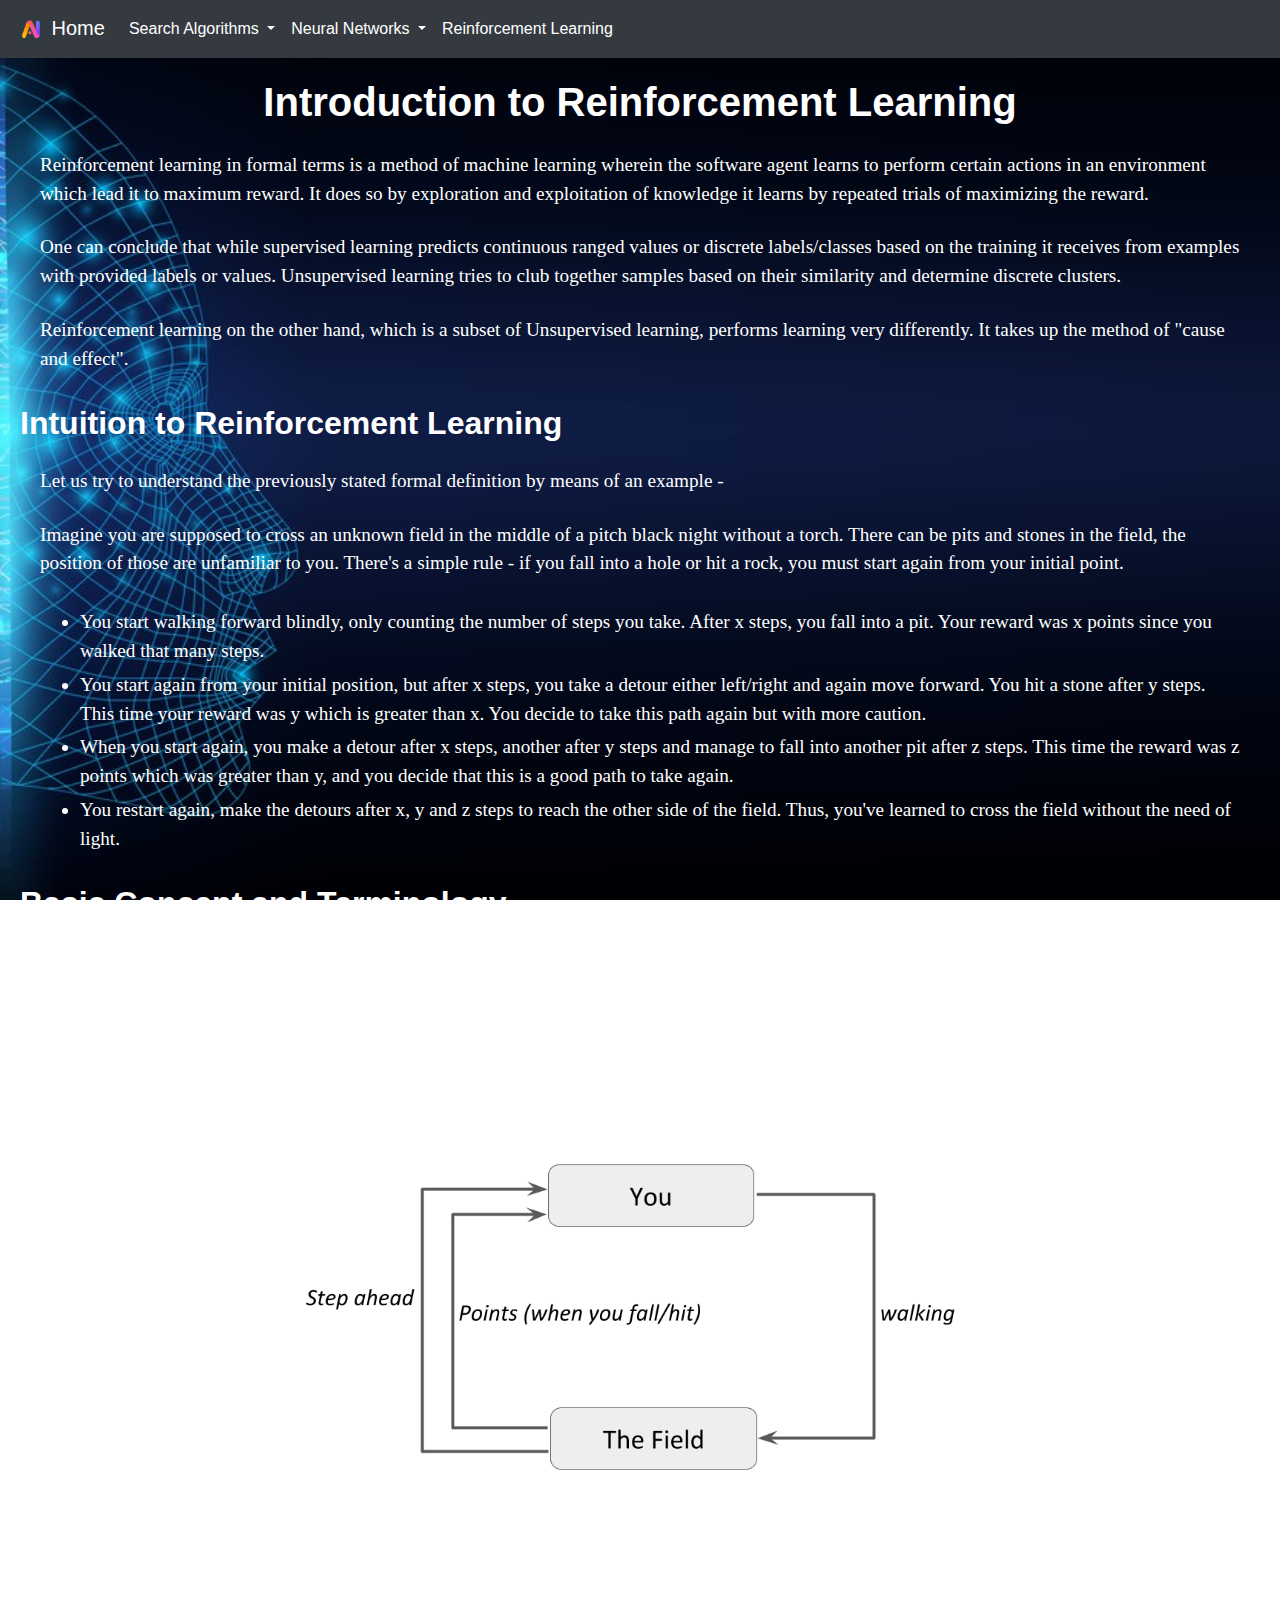
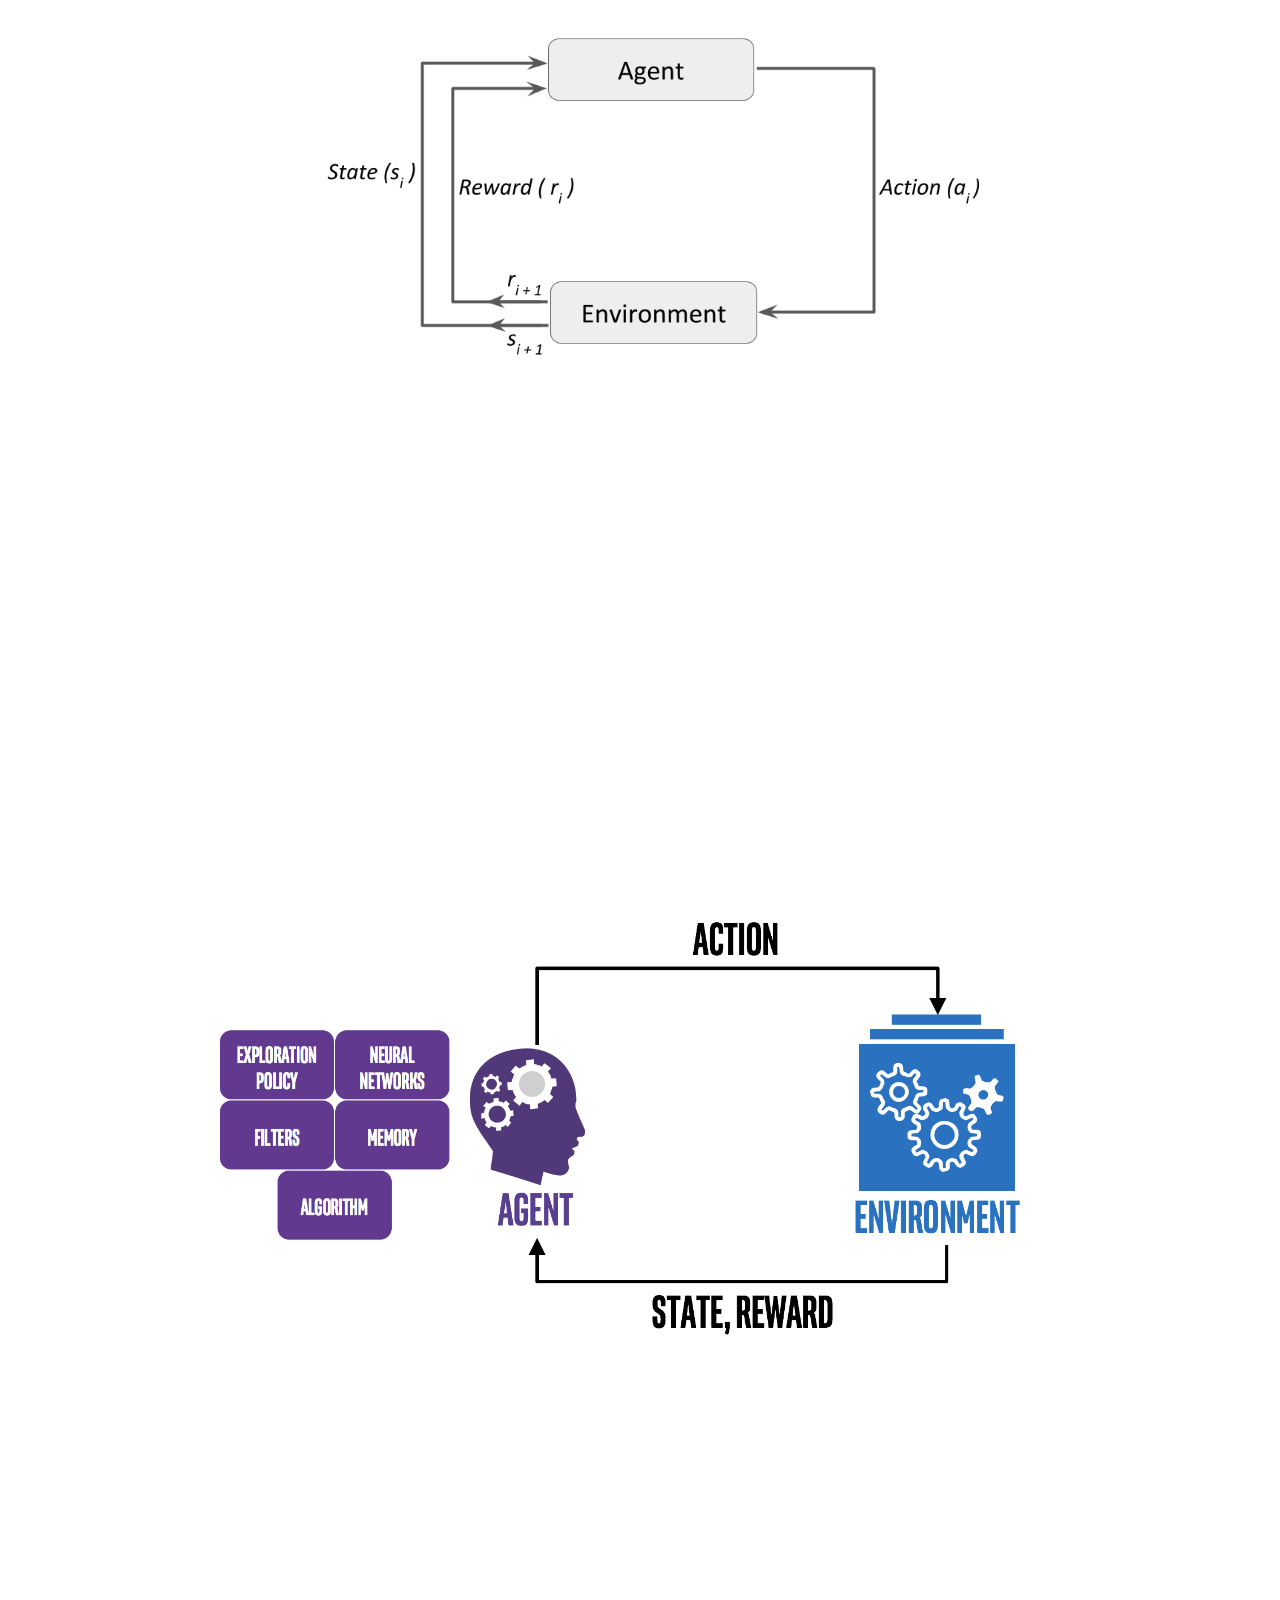
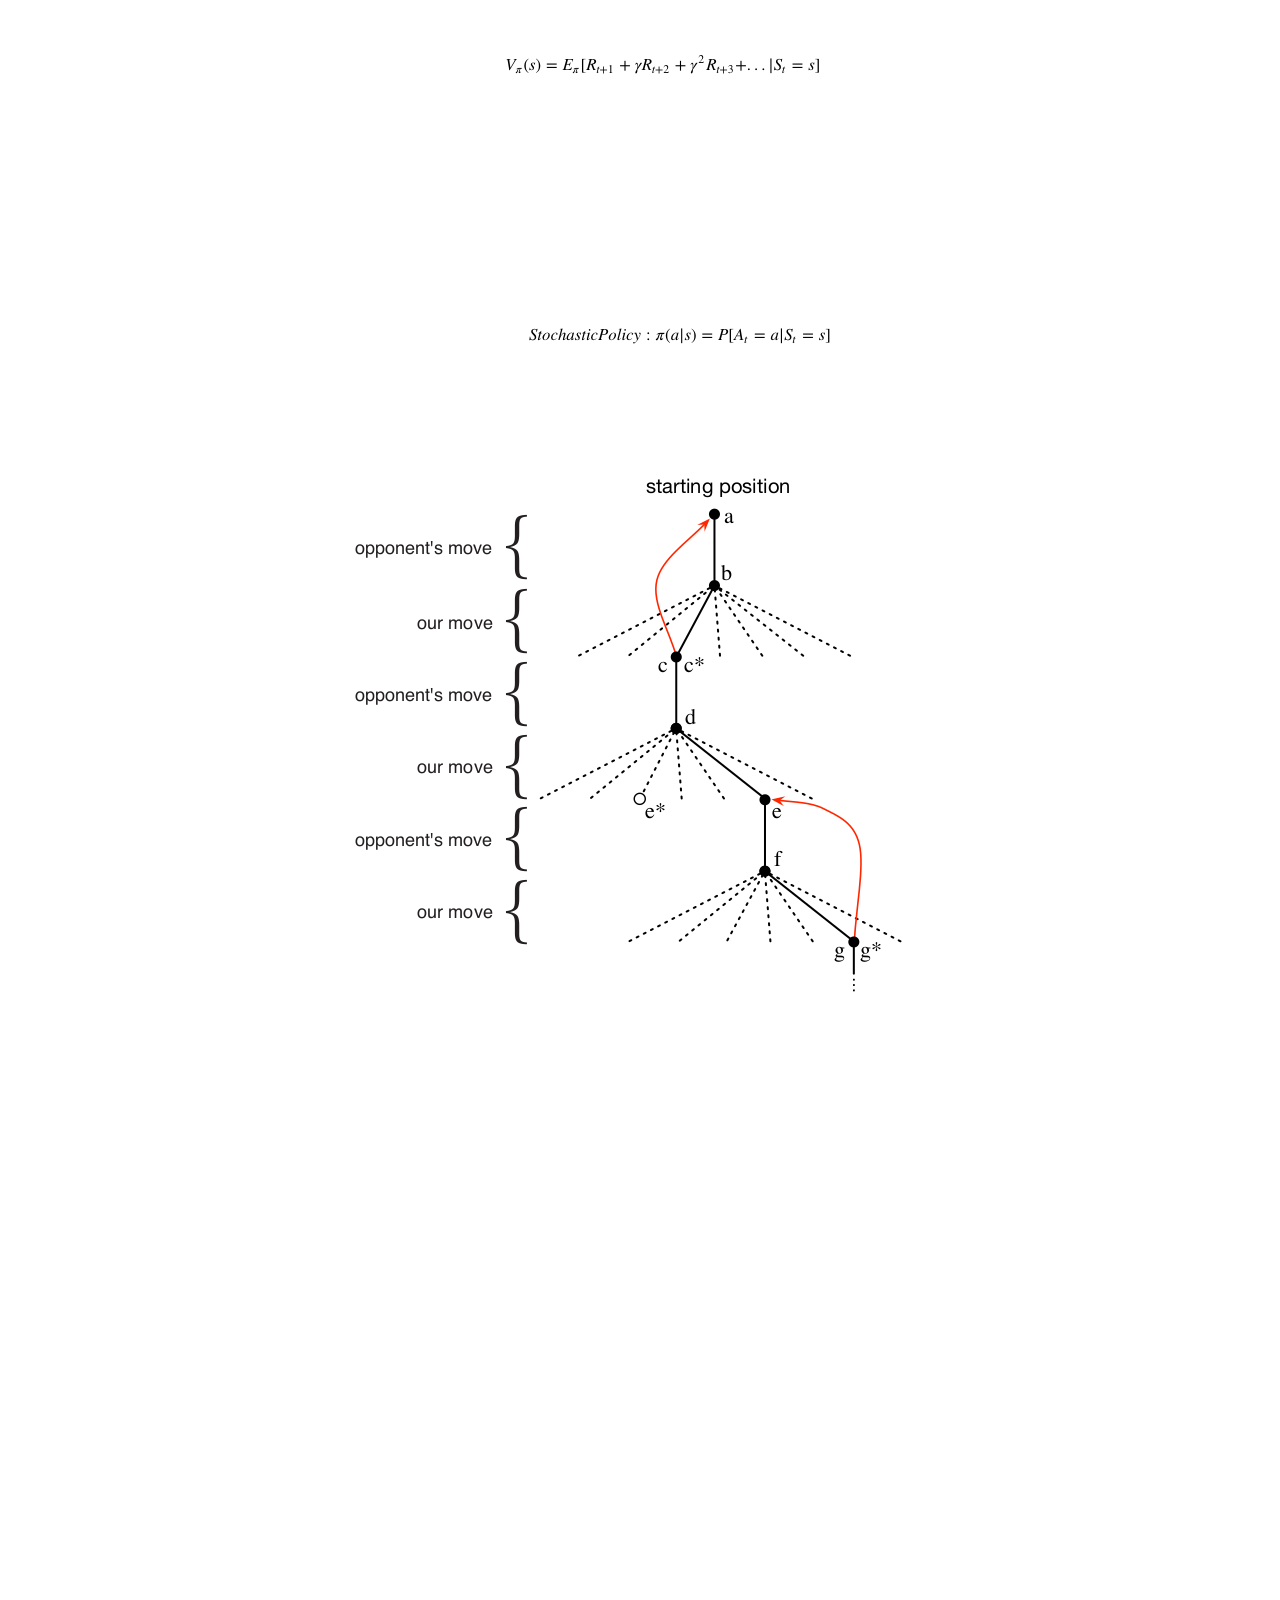
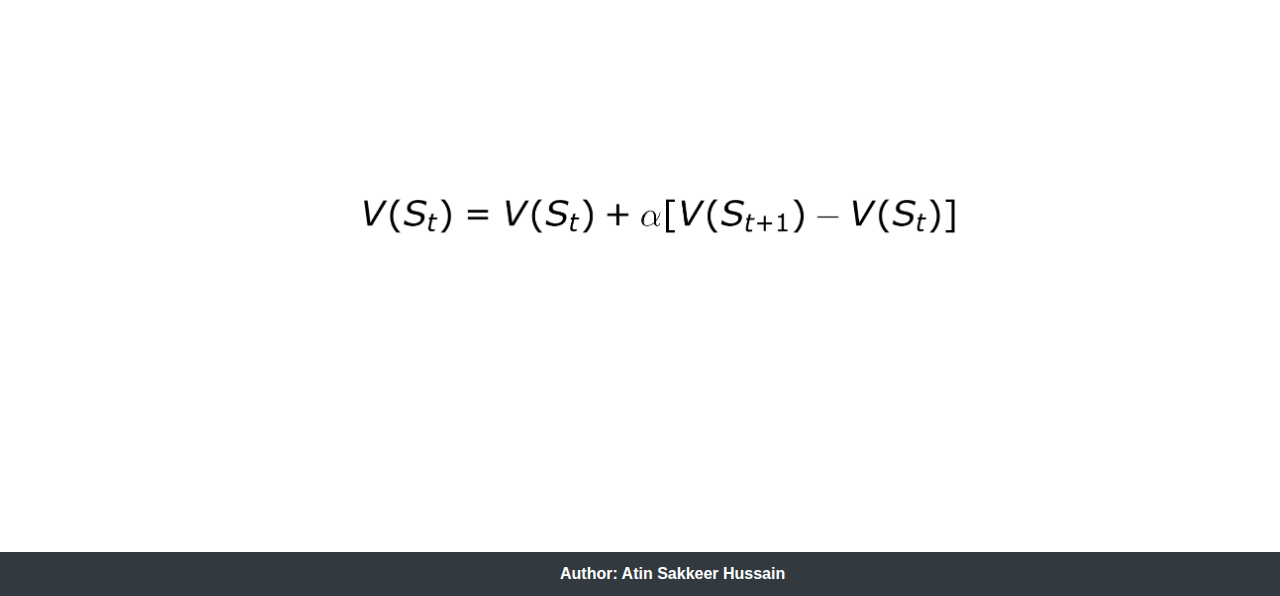
<file: rl/rl.html>
<!DOCTYPE html>
<html>
    <head>
        <title>Artificial Intelligence</title>
        <meta charset="utf-8">
        <meta name="viewport" content="width=device-width, initial-scale=1, shrink-to-fit=no">
        <!-- Bootstrap CSS -->
        <link rel="stylesheet" href="https://stackpath.bootstrapcdn.com/bootstrap/4.4.1/css/bootstrap.min.css" integrity="sha384-Vkoo8x4CGsO3+Hhxv8T/Q5PaXtkKtu6ug5TOeNV6gBiFeWPGFN9MuhOf23Q9Ifjh" crossorigin="anonymous">
        <script src="https://code.jquery.com/jquery-3.4.1.slim.min.js" integrity="sha384-J6qa4849blE2+poT4WnyKhv5vZF5SrPo0iEjwBvKU7imGFAV0wwj1yYfoRSJoZ+n" crossorigin="anonymous"></script>
        <script src="https://cdn.jsdelivr.net/npm/popper.js@1.16.0/dist/umd/popper.min.js" integrity="sha384-Q6E9RHvbIyZFJoft+2mJbHaEWldlvI9IOYy5n3zV9zzTtmI3UksdQRVvoxMfooAo" crossorigin="anonymous"></script>
        <script src="https://stackpath.bootstrapcdn.com/bootstrap/4.4.1/js/bootstrap.min.js" integrity="sha384-wfSDF2E50Y2D1uUdj0O3uMBJnjuUD4Ih7YwaYd1iqfktj0Uod8GCExl3Og8ifwB6" crossorigin="anonymous"></script>
        <link rel="stylesheet" href="../styles/styles.css">
    </head>
    <body>
        <nav class="navbar navbar-expand-lg navbar-dark bg-dark">
            <a class="navbar-brand" href="../index.html">
                <img src="../assets/logo.PNG" width="30" height="30" alt="">
                Home
            </a>
            <button class="navbar-toggler" type="button" data-toggle="collapse" data-target="#navbarNav" aria-controls="navbarNav" aria-expanded="false" aria-label="Toggle navigation">
                <span class="navbar-toggler-icon"></span>
              </button>
              <div class="collapse navbar-collapse" id="navbarNav">
                <ul class="navbar-nav">
                    <li class="nav-item dropdown">
                        <a class="nav-link dropdown-toggle" href="#" id="navbarDropdownMenuLink" role="button" data-toggle="dropdown" aria-haspopup="true" aria-expanded="false">
                          Search Algorithms
                        </a>
                        <div class="dropdown-menu" aria-labelledby="navbarDropdownMenuLink">
                            <a class="dropdown-item" href="../search/search.html">Intro</a>
                            <a class="dropdown-item" href="../search/bfs.html">BFS</a>
                            <a class="dropdown-item" href="../search/dfs.html">DFS</a>
                            <a class="dropdown-item" href="../search/asearch.html">A* Search</a>
                        </div>
                    </li>
                    <li class="nav-item dropdown">
                        <a class="nav-link dropdown-toggle" href="#" id="navbarDropdownMenuLink" role="button" data-toggle="dropdown" aria-haspopup="true" aria-expanded="false">
                            Neural Networks
                        </a>
                        <div class="dropdown-menu" aria-labelledby="navbarDropdownMenuLink">
                            <a class="dropdown-item" href="../networks/network.html">Intro</a>
                            <a class="dropdown-item" href="../networks/MLP.html">Simple MLP</a>
                            <a class="dropdown-item" href="../networks/CNN.html">CNNs</a>
                            <a class="dropdown-item" href="../networks/RNN.html">RNNs</a>
                            <a class="dropdown-item" href="../networks/GAN.html">GANs</a>
                        </div>
                    </li>
                    <li class="nav-item active">
                        <a class="nav-link" href="./rl.html">Reinforcement Learning <span class="sr-only">(current)</span></a>
                    </li>
                </ul>
              </div>
          </nav>
        <h1>Introduction to Reinforcement Learning</h1>
        <div>
            <p>
                Reinforcement learning in formal terms is a method of machine learning wherein the software agent learns to perform certain actions in an environment which lead it to maximum reward. 
                It does so by exploration and exploitation of knowledge it learns by repeated trials of maximizing the reward.
            </p>
            <p>
                One can conclude that while supervised learning predicts continuous ranged values or discrete labels/classes based on the training it receives from examples with provided labels or values. 
                Unsupervised learning tries to club together samples based on their similarity and determine discrete clusters.
            </p>
            <p>
                Reinforcement learning on the other hand, which is a subset of Unsupervised learning, performs learning very differently. 
                It takes up the method of "cause and effect".
            </p>
        </div>
        <div>
            <h2>Intuition to Reinforcement Learning</h2>
            <p>
                Let us try to understand the previously stated formal definition by means of an example -
            </p>
            <p>
                Imagine you are supposed to cross an unknown field in the middle of a pitch black night without a torch. 
                There can be pits and stones in the field, the position of those are unfamiliar to you. 
                There's a simple rule - if you fall into a hole or hit a rock, you must start again from your initial point.
                <ul class="listobject">
                    <li>
                        You start walking forward blindly, only counting the number of steps you take. 
                        After x steps, you fall into a pit. Your reward was x points since you walked that many steps.
                    </li>
                    <li>
                        You start again from your initial position, but after x steps, you take a detour either left/right and again move forward. 
                        You hit a stone after y steps. This time your reward was y which is greater than x. 
                        You decide to take this path again but with more caution.
                    </li>
                    <li>
                        When you start again, you make a detour after x steps, another after y steps and manage to fall into another pit after z steps. 
                        This time the reward was z points which was greater than y, and you decide that this is a good path to take again.
                    </li>
                    <li>
                        You restart again, make the detours after x, y and z steps to reach the other side of the field. 
                        Thus, you've learned to cross the field without the need of light.
                    </li>
                </ul>
            </p>
        </div>
        <div>
            <h2>Basic Concept and Terminology</h2>
            <h3>Insight</h3>
            <p>
                In the above example, you are the agent who is trying to walk across the field, which is the environment. 
                Walking is the action the agent performs on the environment. The distance the agent walks acts as the reward. 
                The agent tries to perform the action in such a way that the reward maximizes. 
                This is how Reinforcement Learning works in a nutshell. The following figure puts it into a simple diagram -
                <img src="../assets/rl/eg.png" class="center" height = 400>
            </p>
            <p>
                And in the proper technical terms, and generalizing to fit more examples into it, the diagram becomes -
                <img src="../assets/rl/geneg.png" class="center" height = 400>
            </p>
            <h3>Terminology</h3>
            <p>
                Some important terms related to reinforcement learning are
                <ul class="listobject">
                    <li>
                        <b>Agent: </b>a hypothetical entity which performs actions in an environment to gain some reward.
                    </li>
                    <li>
                        <b>Action (a): </b>All the possible moves that the agent can take.
                    </li>
                    <li>
                        <b>Environment (e): </b>A scenario the agent has to face.
                    </li>
                    <li>
                        <b>State (s): </b>Current situation returned by the environment.
                    </li>
                    <li>
                        <b>Reward (R): </b>An immediate return sent back from the environment to evaluate the last action by the agent.
                    </li>
                    <li>
                        <b>Policy (π): </b>The strategy that the agent employs to determine next action based on the current state.
                    </li>
                    <li>
                        <b>Value (V): </b>The expected long-term return with discount, as opposed to the short-term reward R. Vπ(s), is defined as the expected long-term return of the current state s under policy π.
                    </li>
                    <li>
                        <b>Q-value or action-value (Q):</b> Q-value is similar to Value, except that it takes an extra parameter, the current action a. Qπ(s, a) refers to the long-term return of the current state s, taking action a under policy π.
                    </li>
                </ul>
                <img src="../assets/rl/rl.png" class="center" height=500>
            </p>
        </div>
        <div>
            <h2>How Reinforcement Learning Works</h2>
            <p>
                There are majorly three approaches to implement a reinforcement learning algorithm. They are -
                <ul class="listobject">
                    <li>
                        <b>Value Based: </b>In a value-based reinforcement learning method, you try to maximize a value function V(s). 
                        As defined in the terminology previously, Vπ(s) is the expected long-term return of the current state s under policy π. 
                        Thus, V(s) is the value of reward which the agent expects to gain in the future upon starting at that state s.
                        <img src="../assets/rl/vbased.png" class="center">
                    </li>
                    <li>
                        Policy-based: in a policy-based reinforcement learning method, you try to come up with a policy such that the action performed at each state is optimal to gain maximum reward in the future. 
                        Here, no value function is involved. We know that the policy π determines the next action a at any state s. There are two types of policy-based RL methods -
                        <ul class = "listobject">
                            <li>
                                Deterministic: at any state s, the same action a is produced by the policy π.
                            </li>
                            <li>
                                Stochastic: each action has a certain probability, given by the equation below -
                                <img src="../assets/rl/spbased.png" class="center">
                            </li>
                        </ul>
                    </li>
                </ul>
            </p>
        </div>
        <div>
            <h2>An Example: Tic-Tac-Toe</h2>
            <img src="../assets/rl/tictac.png" class = "center">
            <p>
                A sequence of tic-tac-toe moves. 
                The solid black lines represent the moves taken during a game; 
                the dashed lines represent moves that the agent considered but did not make. 
                Our second move was an exploratory move, meaning that it was taken even though another sibling move, 
                the one leading to e*, was ranked higher. 
                Exploratory moves do not result in any learning, but each of our other moves do, causing updates as
                suggested by the red arrows in which estimated values are moved up the tree from later nodes to earlier.
            </p>
            <p>
                Reinforcement Learning Approach to solve Tic-Tac-Toe:
                <ol class="listobject">
                    <li>
                        Set up table of numbers, one for each possible state of the game.
                    </li>
                    <li>
                        Each number will be our latest estimate of our probability of winning from that state.
                    </li>
                    <li>
                        This estimate is the state’s value and the whole table is the learned value function.
                    </li>
                    <li>
                        Assuming we always play Xs, then for all states with 3 Xs in a row (column and diagonal) the probability of winning is 1.0
                    </li>
                    <li>
                        And for all states with 3 Os in a row (column and diagonal) the probability of winning is 0.0
                    </li>
                    <li>
                        We set the initial values of all other states to 0.5 (representing we have a 50% chance of winning.)
                    </li>
                </ol>
            </p>
            <p>
                We then play many games against the opponent. To select our moves:
                <ol class="listobject">
                    <li>
                        We examine the states that would result from each of our possible moves and look up their current values in the table.
                    </li>
                    <li>
                        Most of the time we move greedily, selecting the move that leads to the state with the greatest value. (highest probability of winning)
                    </li>
                    <li>
                        Occasionally, we select randomly from among the other moves instead. (Exploration)
                    </li>
                </ol>
            </p>
            <p>
                We then play many games against the opponent. To select our moves:
                <ol class="listobject">
                    <li>
                        After each greedy move, from A to B, we update the value of A to be more closer to the value of B.
                    </li>
                    <li>
                        This is achieved using the following formula
                        <img src="../assets/rl/f1.png" class="center" width=600>
                        where,
                            V(S_t) — value of the older state, state before the greedy move (A),   
                            V(S_t+1) — value of the new state, state after the greedy move (B),   
                            alpha — learning rate
                    </li>
                </ol>
            </p>
            <p>
                This update rule is an example of <b>Temporal-Difference Learning</b> method, so called because its changes are based on a difference, V(S_t+1) — V(S_t), between estimates at two successive times.
            </p>
            <p>
                For better understanding of Reinforcement Learning along eith the code,
                check out the jupyter notebook  
                <a href="https://github.com/crypto-code/Atari-AI" style="text-decoration: underline;" target="_blank"> 
                    here.
                </a>
            </p>
        </div>
        <footer class="footer">
            <div class="footer">
                <span>Author: Atin Sakkeer Hussain</span>
            </div>
        </footer>
    </body>
</html>
</file>
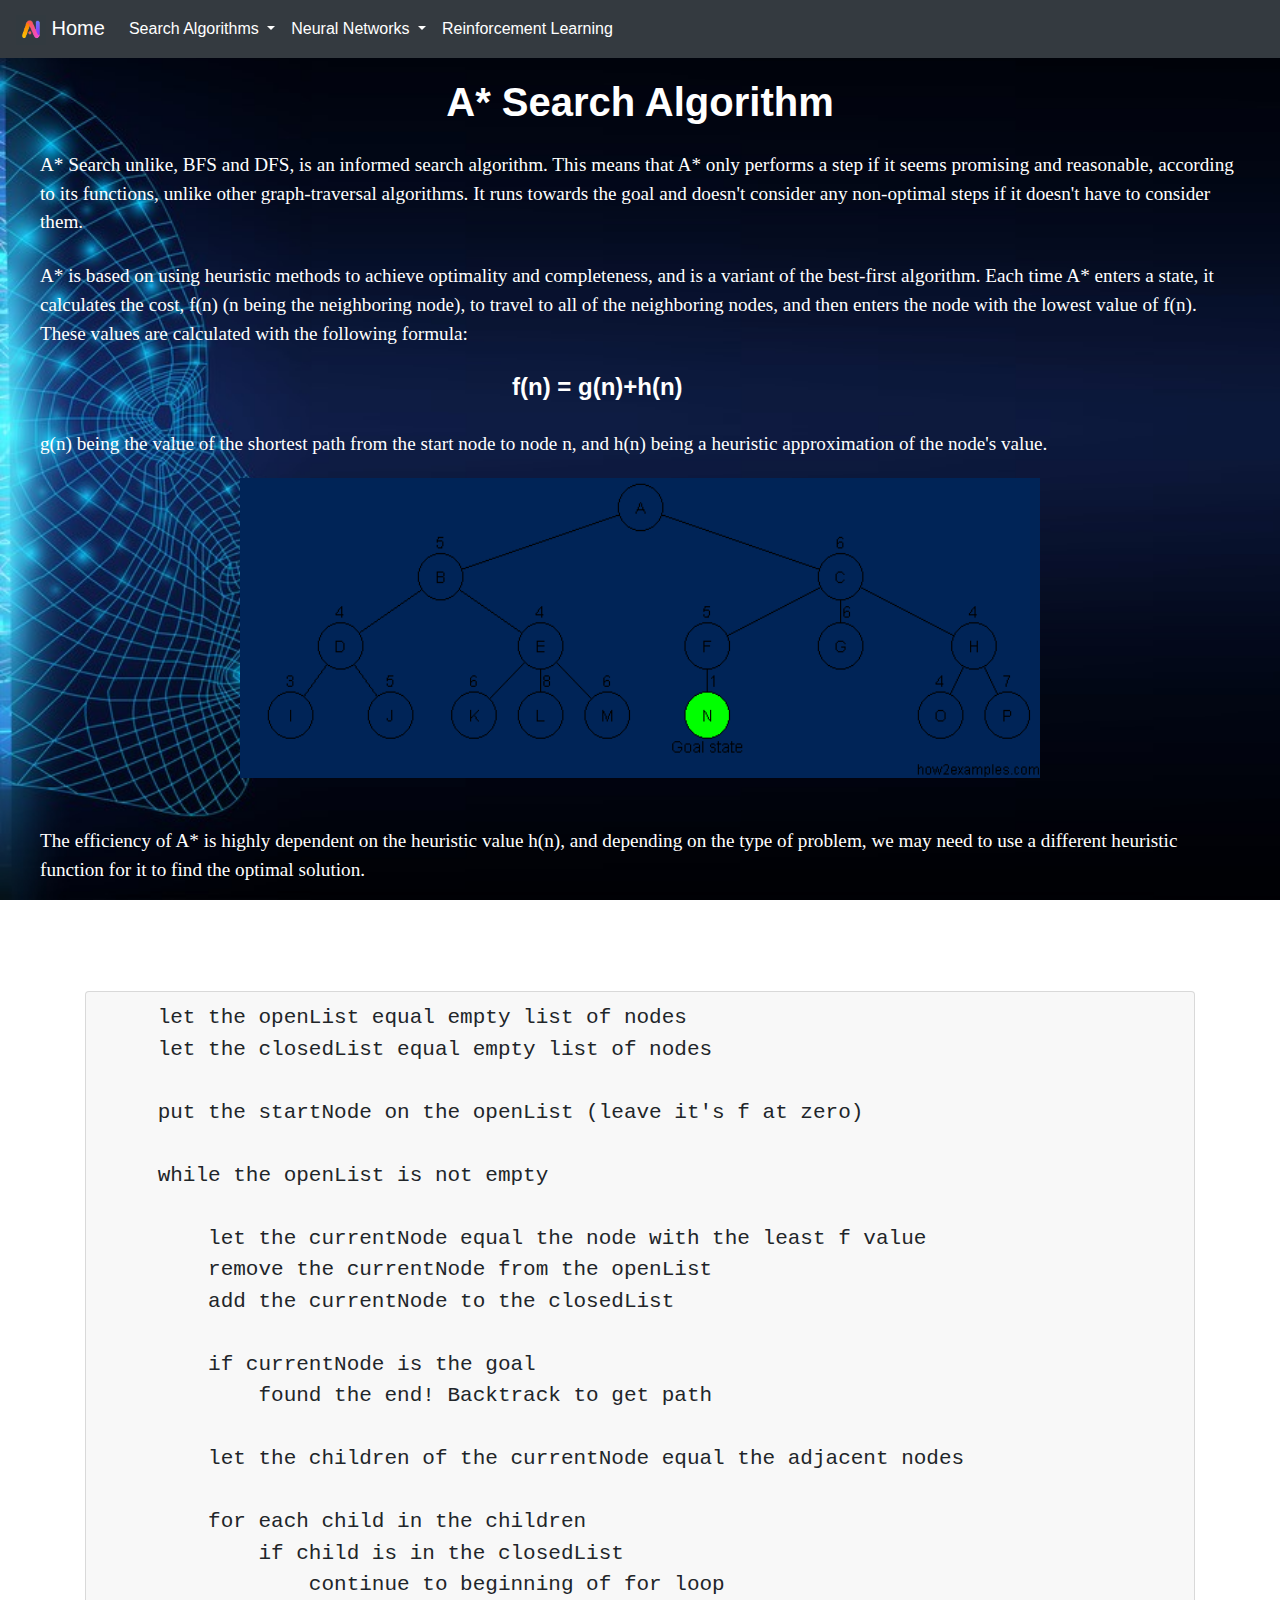
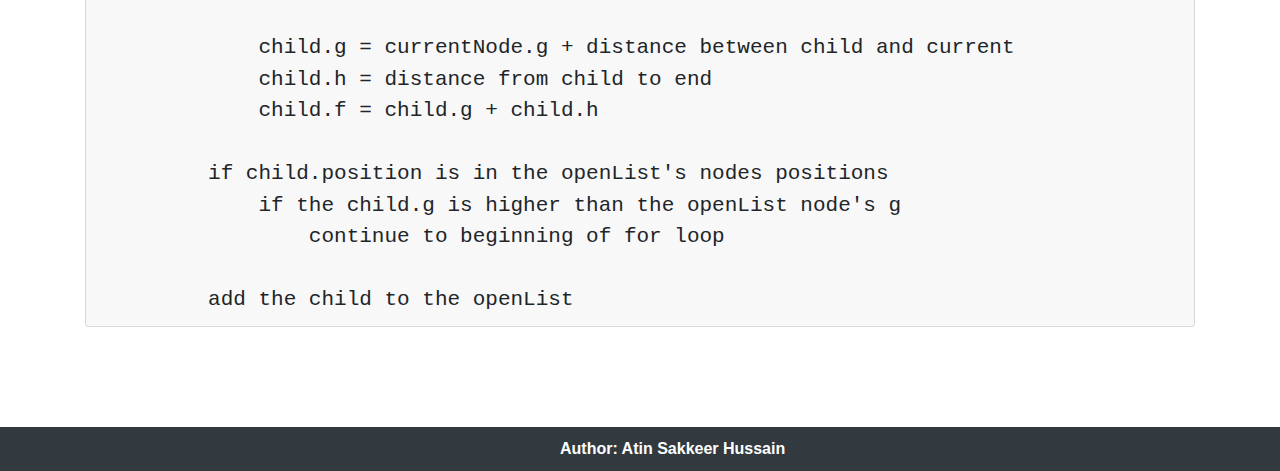
<file: search/asearch.html>
<!DOCTYPE html>
<html>
    <head>
        <title>Artificial Intelligence</title>
        <meta charset="utf-8">
        <meta name="viewport" content="width=device-width, initial-scale=1, shrink-to-fit=no">
        <!-- Bootstrap CSS -->
        <link rel="stylesheet" href="https://stackpath.bootstrapcdn.com/bootstrap/4.4.1/css/bootstrap.min.css" integrity="sha384-Vkoo8x4CGsO3+Hhxv8T/Q5PaXtkKtu6ug5TOeNV6gBiFeWPGFN9MuhOf23Q9Ifjh" crossorigin="anonymous">
        <script src="https://code.jquery.com/jquery-3.4.1.slim.min.js" integrity="sha384-J6qa4849blE2+poT4WnyKhv5vZF5SrPo0iEjwBvKU7imGFAV0wwj1yYfoRSJoZ+n" crossorigin="anonymous"></script>
        <script src="https://cdn.jsdelivr.net/npm/popper.js@1.16.0/dist/umd/popper.min.js" integrity="sha384-Q6E9RHvbIyZFJoft+2mJbHaEWldlvI9IOYy5n3zV9zzTtmI3UksdQRVvoxMfooAo" crossorigin="anonymous"></script>
        <script src="https://stackpath.bootstrapcdn.com/bootstrap/4.4.1/js/bootstrap.min.js" integrity="sha384-wfSDF2E50Y2D1uUdj0O3uMBJnjuUD4Ih7YwaYd1iqfktj0Uod8GCExl3Og8ifwB6" crossorigin="anonymous"></script>
        <link rel="stylesheet" href="../styles/styles.css">
    </head>
    <body>
        <nav class="navbar navbar-expand-lg navbar-dark bg-dark">
            <a class="navbar-brand" href="../index.html">
                <img src="../assets/logo.PNG" width="30" height="30" alt="">
                Home
            </a>
            <button class="navbar-toggler" type="button" data-toggle="collapse" data-target="#navbarNav" aria-controls="navbarNav" aria-expanded="false" aria-label="Toggle navigation">
                <span class="navbar-toggler-icon"></span>
              </button>
              <div class="collapse navbar-collapse" id="navbarNav">
                <ul class="navbar-nav">
                    <li class="nav-item dropdown">
                        <a class="nav-link dropdown-toggle" href="./search.html" id="navbarDropdownMenuLink" role="button" data-toggle="dropdown" aria-haspopup="true" aria-expanded="false">
                          Search Algorithms
                        </a>
                        <div class="dropdown-menu" aria-labelledby="navbarDropdownMenuLink">
                            <a class="dropdown-item" href="./search.html">Intro</a>
                            <a class="dropdown-item" href="./bfs.html">BFS</a>
                            <a class="dropdown-item" href="./dfs.html">DFS</a>
                            <a class="dropdown-item" href="./asearch.html">A* Search</a>
                        </div>
                    </li>
                    <li class="nav-item dropdown">
                        <a class="nav-link dropdown-toggle" href="#" id="navbarDropdownMenuLink" role="button" data-toggle="dropdown" aria-haspopup="true" aria-expanded="false">
                            Neural Networks
                        </a>
                        <div class="dropdown-menu" aria-labelledby="navbarDropdownMenuLink">
                            <a class="dropdown-item" href="../networks/network.html">Intro</a>
                            <a class="dropdown-item" href="../networks/MLP.html">Simple MLP</a>
                            <a class="dropdown-item" href="../networks/CNN.html">CNNs</a>
                            <a class="dropdown-item" href="../networks/RNN.html">RNNs</a>
                            <a class="dropdown-item" href="../networks/GAN.html">GANs</a>
                        </div>
                    </li>
                    <li class="nav-item active">
                        <a class="nav-link" href="../rl/rl.html">Reinforcement Learning <span class="sr-only">(current)</span></a>
                    </li>
                </ul>
              </div>
          </nav>
        <h1>A* Search Algorithm</h1>
        <div>
            <p>
                A* Search unlike, BFS and DFS, is an informed search algorithm.
                This means that A* only performs a step if it seems promising and reasonable, 
                according to its functions, unlike other graph-traversal algorithms. 
                It runs towards the goal and doesn't consider any non-optimal steps if it doesn't have to consider them.
            </p>
        </div>
        <div>
            <p>
                A* is based on using heuristic methods to achieve optimality and completeness, 
                and is a variant of the best-first algorithm.
                Each time A* enters a state, it calculates the cost, f(n) (n being the neighboring node), 
                to travel to all of the neighboring nodes, and then enters the node with the lowest value of f(n).
                These values are calculated with the following formula:
            </p>
            <div class="function">f(n) = g(n)+h(n)</div>
            <p>
                g(n) being the value of the shortest path from the start node to node n, 
                and h(n) being a heuristic approximation of the node's value.
                <img src="../assets/search/asearch.gif" class="center" height=300 width = 800>
                <br>The efficiency of A* is highly dependent on the heuristic value h(n), 
                and depending on the type of problem, 
                we may need to use a different heuristic function for it to find the optimal solution.</br>
            </p>
            
        </div>
        <div>
            <h2>Psuedocode</h2>
            <div class="container">
            <div class="row justify-content-center">
            <div class="col-sm-12">
            <div class="card">
                <div class="card-body">
                <pre id="code">
                let the openList equal empty list of nodes
                let the closedList equal empty list of nodes
                
                put the startNode on the openList (leave it's f at zero)
                
                while the openList is not empty
        
                    let the currentNode equal the node with the least f value
                    remove the currentNode from the openList
                    add the currentNode to the closedList
    
                    if currentNode is the goal
                        found the end! Backtrack to get path
                
                    let the children of the currentNode equal the adjacent nodes
    
                    for each child in the children
                        if child is in the closedList
                            continue to beginning of for loop
    
                        child.g = currentNode.g + distance between child and current
                        child.h = distance from child to end
                        child.f = child.g + child.h
        
                    if child.position is in the openList's nodes positions
                        if the child.g is higher than the openList node's g
                            continue to beginning of for loop
                
                    add the child to the openList</pre>
                </div>
            </div>
            </div>
            </div>
            </div>
        </div>
        <footer class="footer">
            <div class="footer">
                <span>Author: Atin Sakkeer Hussain</span>
            </div>
        </footer>
    </body>
</html>
</file>
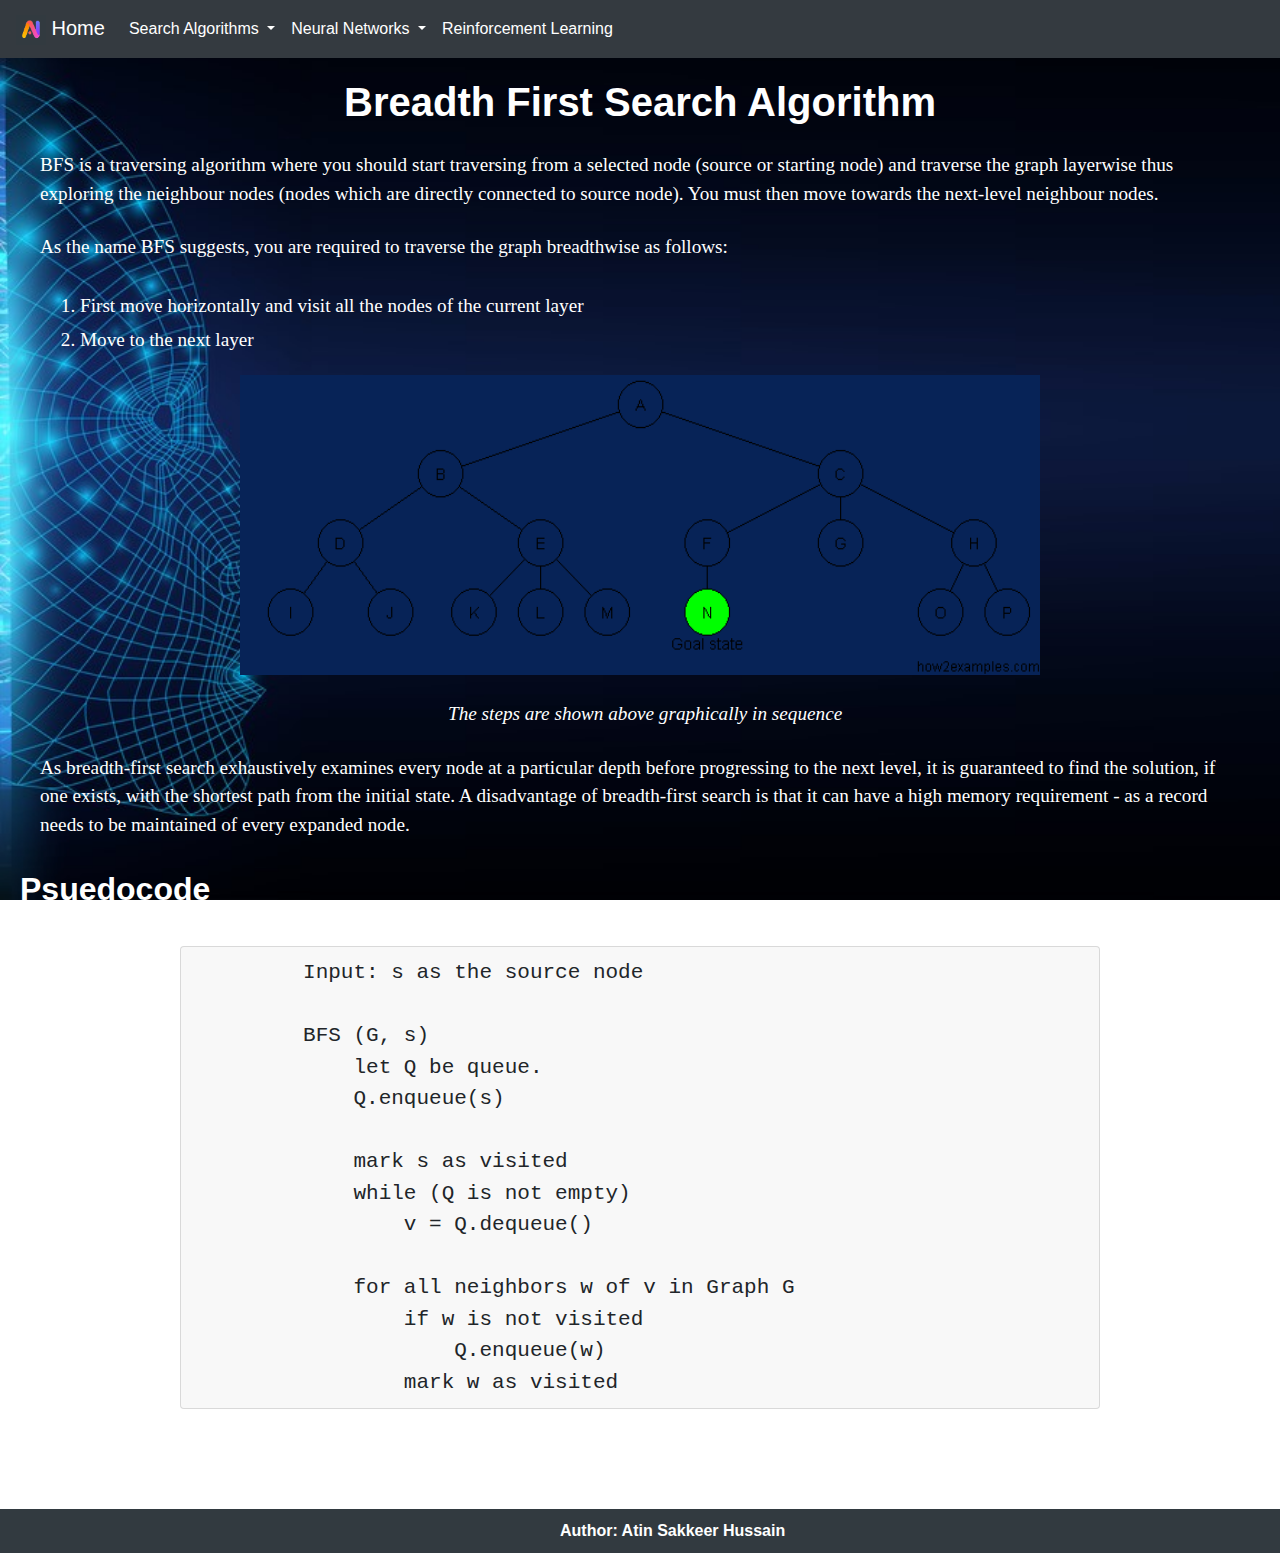
<file: search/bfs.html>
<!DOCTYPE html>
<html>
    <head>
        <title>Artificial Intelligence</title>
        <meta charset="utf-8">
        <meta name="viewport" content="width=device-width, initial-scale=1, shrink-to-fit=no">
        <!-- Bootstrap CSS -->
        <link rel="stylesheet" href="https://stackpath.bootstrapcdn.com/bootstrap/4.4.1/css/bootstrap.min.css" integrity="sha384-Vkoo8x4CGsO3+Hhxv8T/Q5PaXtkKtu6ug5TOeNV6gBiFeWPGFN9MuhOf23Q9Ifjh" crossorigin="anonymous">
        <script src="https://code.jquery.com/jquery-3.4.1.slim.min.js" integrity="sha384-J6qa4849blE2+poT4WnyKhv5vZF5SrPo0iEjwBvKU7imGFAV0wwj1yYfoRSJoZ+n" crossorigin="anonymous"></script>
        <script src="https://cdn.jsdelivr.net/npm/popper.js@1.16.0/dist/umd/popper.min.js" integrity="sha384-Q6E9RHvbIyZFJoft+2mJbHaEWldlvI9IOYy5n3zV9zzTtmI3UksdQRVvoxMfooAo" crossorigin="anonymous"></script>
        <script src="https://stackpath.bootstrapcdn.com/bootstrap/4.4.1/js/bootstrap.min.js" integrity="sha384-wfSDF2E50Y2D1uUdj0O3uMBJnjuUD4Ih7YwaYd1iqfktj0Uod8GCExl3Og8ifwB6" crossorigin="anonymous"></script>
        <link rel="stylesheet" href="../styles/styles.css">
    </head>
    <body>
        <nav class="navbar navbar-expand-lg navbar-dark bg-dark">
            <a class="navbar-brand" href="../index.html">
                <img src="../assets/logo.PNG" width="30" height="30" alt="">
                Home
            </a>
            <button class="navbar-toggler" type="button" data-toggle="collapse" data-target="#navbarNav" aria-controls="navbarNav" aria-expanded="false" aria-label="Toggle navigation">
                <span class="navbar-toggler-icon"></span>
              </button>
              <div class="collapse navbar-collapse" id="navbarNav">
                <ul class="navbar-nav">
                    <li class="nav-item dropdown">
                        <a class="nav-link dropdown-toggle" href="./search.html" id="navbarDropdownMenuLink" role="button" data-toggle="dropdown" aria-haspopup="true" aria-expanded="false">
                          Search Algorithms
                        </a>
                        <div class="dropdown-menu" aria-labelledby="navbarDropdownMenuLink">
                            <a class="dropdown-item" href="./search.html">Intro</a>
                            <a class="dropdown-item" href="./bfs.html">BFS</a>
                            <a class="dropdown-item" href="./dfs.html">DFS</a>
                            <a class="dropdown-item" href="./asearch.html">A* Search</a>
                        </div>
                    </li>
                    <li class="nav-item dropdown">
                        <a class="nav-link dropdown-toggle" href="#" id="navbarDropdownMenuLink" role="button" data-toggle="dropdown" aria-haspopup="true" aria-expanded="false">
                            Neural Networks
                        </a>
                        <div class="dropdown-menu" aria-labelledby="navbarDropdownMenuLink">
                            <a class="dropdown-item" href="../networks/network.html">Intro</a>
                            <a class="dropdown-item" href="../networks/MLP.html">Simple MLP</a>
                            <a class="dropdown-item" href="../networks/CNN.html">CNNs</a>
                            <a class="dropdown-item" href="../networks/RNN.html">RNNs</a>
                            <a class="dropdown-item" href="../networks/GAN.html">GANs</a>
                        </div>
                    </li>
                    <li class="nav-item active">
                        <a class="nav-link" href="../rl/rl.html">Reinforcement Learning <span class="sr-only">(current)</span></a>
                    </li>
                </ul>
              </div>
          </nav>
        <h1>Breadth First Search Algorithm</h1>
        <div>
            <p>
                BFS is a traversing algorithm where you should start traversing from a selected node (source or starting node) 
                and traverse the graph layerwise thus exploring the neighbour nodes (nodes which are directly connected to source node). 
                You must then move towards the next-level neighbour nodes.
            </p>
            <p>
                As the name BFS suggests, you are required to traverse the graph breadthwise as follows:
                
                <ol class="listobject">
                    <li>
                        First move horizontally and visit all the nodes of the current layer
                    </li>
                    <li>
                        Move to the next layer
                    </li>
                </ol>
                <img src="../assets/search/bfs.gif" class="center" height = 300 width = 800>
                <p style="margin-left: 35%;">
                    The steps are shown above graphically in sequence
                </p>
            </p>
            <p>
                As breadth-first search exhaustively examines every node at a particular depth before progressing to the next level, 
                it is guaranteed to find the solution, if one exists, with the shortest path from the initial state. 
                A disadvantage of breadth-first search is that it can have a high memory requirement - as a record needs to be maintained of every expanded node.
            </p>
        </div>
        <div>
            <h2>Psuedocode</h2>
            <div class="container">
            <div class="row justify-content-center">
            <div class="col-sm-10">
            <div class="card">
                <div class="card-body">
                <pre id="code">
                    Input: s as the source node
 
                    BFS (G, s)
                        let Q be queue.
                        Q.enqueue(s)
                         
                        mark s as visited
                        while (Q is not empty)
                            v = Q.dequeue()
                         
                        for all neighbors w of v in Graph G
                            if w is not visited
                                Q.enqueue(w)
                            mark w as visited</pre>
                </div>
            </div>
            </div>
            </div>
            </div>
        </div>
        <footer class="footer">
            <div class="footer">
                <span>Author: Atin Sakkeer Hussain</span>
            </div>
        </footer>
    </body>
</html>
</file>
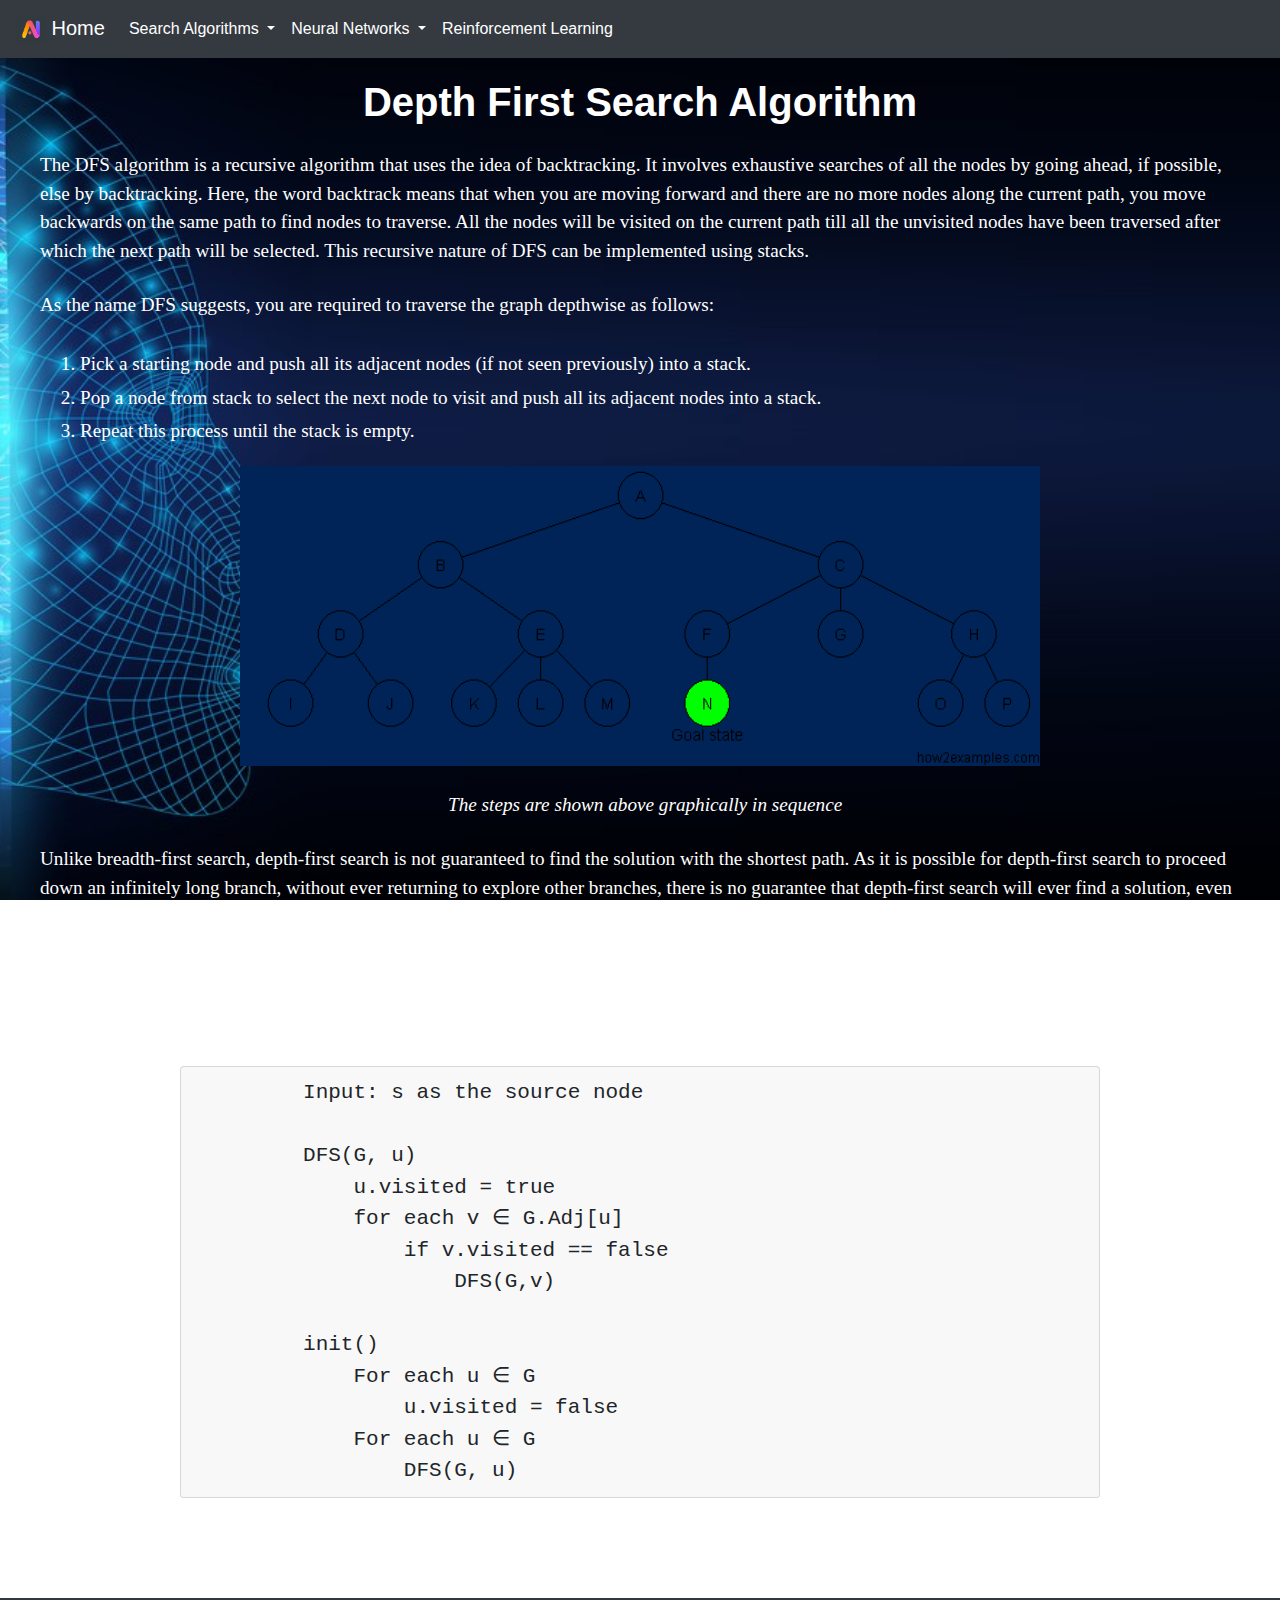
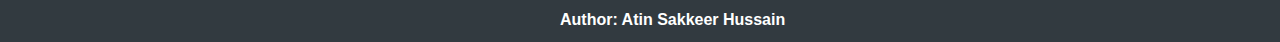
<file: search/dfs.html>
<!DOCTYPE html>
<html>
    <head>
        <title>Artificial Intelligence</title>
        <meta charset="utf-8">
        <meta name="viewport" content="width=device-width, initial-scale=1, shrink-to-fit=no">
        <!-- Bootstrap CSS -->
        <link rel="stylesheet" href="https://stackpath.bootstrapcdn.com/bootstrap/4.4.1/css/bootstrap.min.css" integrity="sha384-Vkoo8x4CGsO3+Hhxv8T/Q5PaXtkKtu6ug5TOeNV6gBiFeWPGFN9MuhOf23Q9Ifjh" crossorigin="anonymous">
        <script src="https://code.jquery.com/jquery-3.4.1.slim.min.js" integrity="sha384-J6qa4849blE2+poT4WnyKhv5vZF5SrPo0iEjwBvKU7imGFAV0wwj1yYfoRSJoZ+n" crossorigin="anonymous"></script>
        <script src="https://cdn.jsdelivr.net/npm/popper.js@1.16.0/dist/umd/popper.min.js" integrity="sha384-Q6E9RHvbIyZFJoft+2mJbHaEWldlvI9IOYy5n3zV9zzTtmI3UksdQRVvoxMfooAo" crossorigin="anonymous"></script>
        <script src="https://stackpath.bootstrapcdn.com/bootstrap/4.4.1/js/bootstrap.min.js" integrity="sha384-wfSDF2E50Y2D1uUdj0O3uMBJnjuUD4Ih7YwaYd1iqfktj0Uod8GCExl3Og8ifwB6" crossorigin="anonymous"></script>
        <link rel="stylesheet" href="../styles/styles.css">
    </head>
    <body>
        <nav class="navbar navbar-expand-lg navbar-dark bg-dark">
            <a class="navbar-brand" href="../index.html">
                <img src="../assets/logo.PNG" width="30" height="30" alt="">
                Home
            </a>
            <button class="navbar-toggler" type="button" data-toggle="collapse" data-target="#navbarNav" aria-controls="navbarNav" aria-expanded="false" aria-label="Toggle navigation">
                <span class="navbar-toggler-icon"></span>
              </button>
              <div class="collapse navbar-collapse" id="navbarNav">
                <ul class="navbar-nav">
                    <li class="nav-item dropdown">
                        <a class="nav-link dropdown-toggle" href="./search.html" id="navbarDropdownMenuLink" role="button" data-toggle="dropdown" aria-haspopup="true" aria-expanded="false">
                          Search Algorithms
                        </a>
                        <div class="dropdown-menu" aria-labelledby="navbarDropdownMenuLink">
                            <a class="dropdown-item" href="./search.html">Intro</a>
                            <a class="dropdown-item" href="./bfs.html">BFS</a>
                            <a class="dropdown-item" href="./dfs.html">DFS</a>
                            <a class="dropdown-item" href="./asearch.html">A* Search</a>
                        </div>
                    </li>
                    <li class="nav-item dropdown">
                        <a class="nav-link dropdown-toggle" href="#" id="navbarDropdownMenuLink" role="button" data-toggle="dropdown" aria-haspopup="true" aria-expanded="false">
                            Neural Networks
                        </a>
                        <div class="dropdown-menu" aria-labelledby="navbarDropdownMenuLink">
                            <a class="dropdown-item" href="../networks/network.html">Intro</a>
                            <a class="dropdown-item" href="../networks/MLP.html">Simple MLP</a>
                            <a class="dropdown-item" href="../networks/CNN.html">CNNs</a>
                            <a class="dropdown-item" href="../networks/RNN.html">RNNs</a>
                            <a class="dropdown-item" href="../networks/GAN.html">GANs</a>
                        </div>
                    </li>
                    <li class="nav-item active">
                        <a class="nav-link" href="../rl/rl.html">Reinforcement Learning <span class="sr-only">(current)</span></a>
                    </li>
                </ul>
              </div>
          </nav>
        <h1>Depth First Search Algorithm</h1>
        <div>
            <p>
                The DFS algorithm is a recursive algorithm that uses the idea of backtracking. 
                It involves exhaustive searches of all the nodes by going ahead, if possible, else by backtracking.
                Here, the word backtrack means that when you are moving forward 
                and there are no more nodes along the current path, you move backwards on the same path to find nodes to traverse. 
                All the nodes will be visited on the current path till all the unvisited nodes have been traversed after which the next path will be selected.
                This recursive nature of DFS can be implemented using stacks. 
            </p>
            <p>
                As the name DFS suggests, you are required to traverse the graph depthwise as follows:
                
                <ol class="listobject">
                    <li>
                        Pick a starting node and push all its adjacent nodes (if not seen previously) into a stack.
                    </li>
                    <li>
                        Pop a node from stack to select the next node to visit and push all its adjacent nodes into a stack.
                    </li>
                    <li>
                        Repeat this process until the stack is empty.
                    </li>
                </ol>
                <img src="../assets/search/dfs.gif" class="center" height = 300 width = 800>
                <p style="margin-left: 35%;">
                    The steps are shown above graphically in sequence
                </p>
            </p>
            <p>
                Unlike breadth-first search, depth-first search is not guaranteed to find the solution with the shortest path. 
                As it is possible for depth-first search to proceed down an infinitely long branch, without ever returning to explore other branches, 
                there is no guarantee that depth-first search will ever find a solution, even when one exists. 
                The memory requirements of depth-first search are more modest than breadth-first search. 
                Only a single path from the root node to the current node, plus any unexpanded nodes on the path, need to be stored.
            </p>
        </div>
        <div>
            <h2>Psuedocode</h2>
            <div class="container">
            <div class="row justify-content-center">
            <div class="col-10">
            <div class="card">
                <div class="card-body">
                <pre id="code">
                    Input: s as the source node

                    DFS(G, u)
                        u.visited = true
                        for each v ∈ G.Adj[u]
                            if v.visited == false
                                DFS(G,v)
     
                    init() 
                        For each u ∈ G
                            u.visited = false
                        For each u ∈ G
                            DFS(G, u)</pre>
                </div>
            </div>
            </div>
            </div> 
            </div>
        </div>
        <footer class="footer">
            <div class="footer">
                <span>Author: Atin Sakkeer Hussain</span>
            </div>
        </footer>
    </body>
</html>
</file>
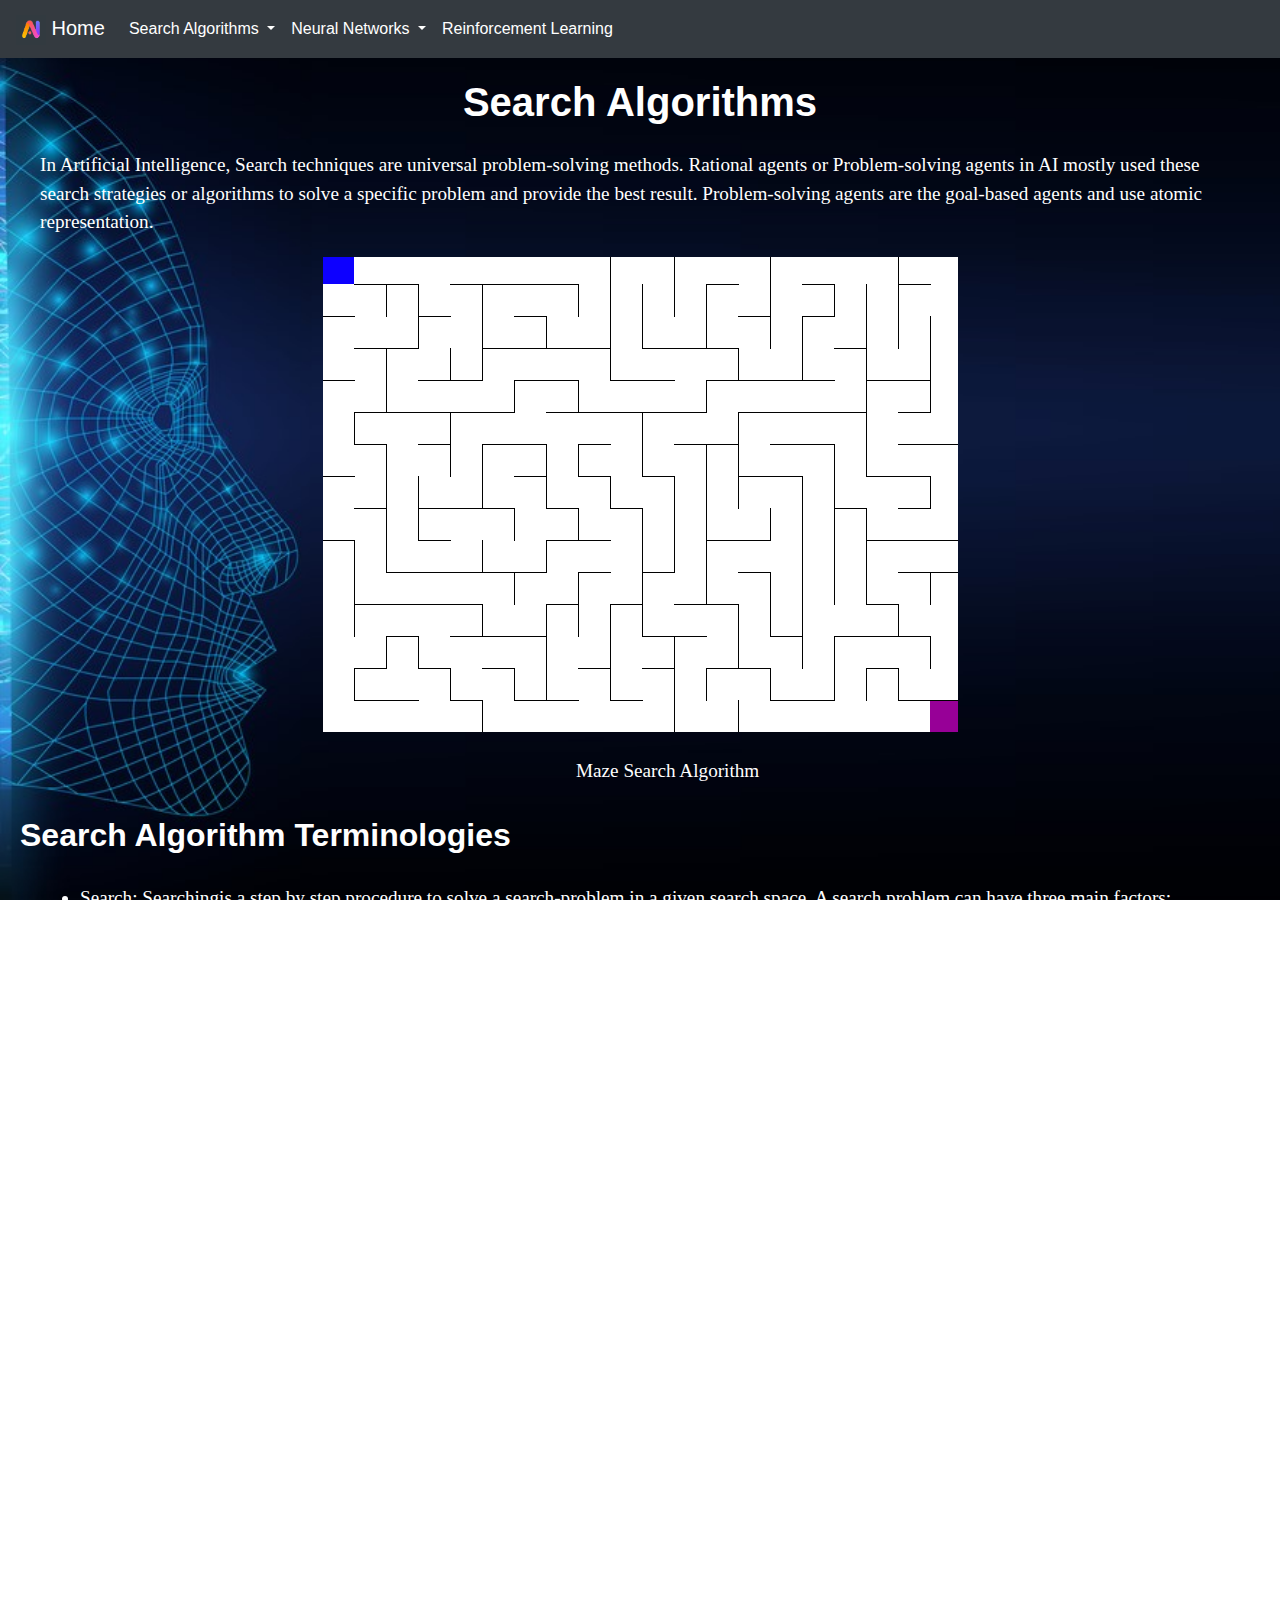
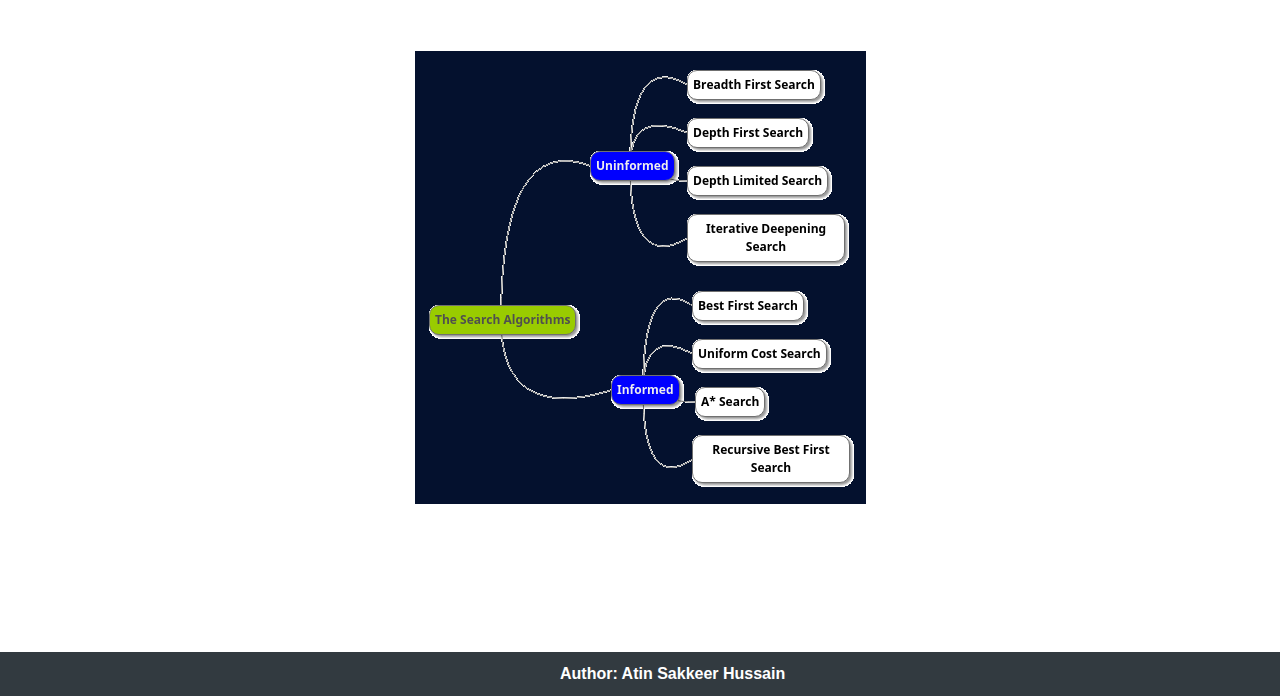
<file: search/search.html>
<!DOCTYPE html>
<html>
    <head>
        <title>Artificial Intelligence</title>
        <meta charset="utf-8">
        <meta name="viewport" content="width=device-width, initial-scale=1, shrink-to-fit=no">
        <!-- Bootstrap CSS -->
        <link rel="stylesheet" href="https://stackpath.bootstrapcdn.com/bootstrap/4.4.1/css/bootstrap.min.css" integrity="sha384-Vkoo8x4CGsO3+Hhxv8T/Q5PaXtkKtu6ug5TOeNV6gBiFeWPGFN9MuhOf23Q9Ifjh" crossorigin="anonymous">
        <script src="https://code.jquery.com/jquery-3.4.1.slim.min.js" integrity="sha384-J6qa4849blE2+poT4WnyKhv5vZF5SrPo0iEjwBvKU7imGFAV0wwj1yYfoRSJoZ+n" crossorigin="anonymous"></script>
        <script src="https://cdn.jsdelivr.net/npm/popper.js@1.16.0/dist/umd/popper.min.js" integrity="sha384-Q6E9RHvbIyZFJoft+2mJbHaEWldlvI9IOYy5n3zV9zzTtmI3UksdQRVvoxMfooAo" crossorigin="anonymous"></script>
        <script src="https://stackpath.bootstrapcdn.com/bootstrap/4.4.1/js/bootstrap.min.js" integrity="sha384-wfSDF2E50Y2D1uUdj0O3uMBJnjuUD4Ih7YwaYd1iqfktj0Uod8GCExl3Og8ifwB6" crossorigin="anonymous"></script>
        <link rel="stylesheet" href="../styles/styles.css">
    </head>
    <body>
        <nav class="navbar navbar-expand-lg navbar-dark bg-dark">
            <a class="navbar-brand" href="../index.html">
                <img src="../assets/logo.PNG" width="30" height="30" alt="">
                Home
            </a>
            <button class="navbar-toggler" type="button" data-toggle="collapse" data-target="#navbarNav" aria-controls="navbarNav" aria-expanded="false" aria-label="Toggle navigation">
                <span class="navbar-toggler-icon"></span>
              </button>
              <div class="collapse navbar-collapse" id="navbarNav">
                <ul class="navbar-nav">
                    <li class="nav-item dropdown">
                        <a class="nav-link dropdown-toggle" href="./search.html" id="navbarDropdownMenuLink" role="button" data-toggle="dropdown" aria-haspopup="true" aria-expanded="false">
                          Search Algorithms
                        </a>
                        <div class="dropdown-menu" aria-labelledby="navbarDropdownMenuLink">
                            <a class="dropdown-item" href="./search.html">Intro</a>
                            <a class="dropdown-item" href="./bfs.html">BFS</a>
                            <a class="dropdown-item" href="./dfs.html">DFS</a>
                            <a class="dropdown-item" href="./asearch.html">A* Search</a>
                        </div>
                    </li>
                    <li class="nav-item dropdown">
                        <a class="nav-link dropdown-toggle" href="#" id="navbarDropdownMenuLink" role="button" data-toggle="dropdown" aria-haspopup="true" aria-expanded="false">
                            Neural Networks
                        </a>
                        <div class="dropdown-menu" aria-labelledby="navbarDropdownMenuLink">
                            <a class="dropdown-item" href="../networks/network.html">Intro</a>
                            <a class="dropdown-item" href="../networks/MLP.html">Simple MLP</a>
                            <a class="dropdown-item" href="../networks/CNN.html">CNNs</a>
                            <a class="dropdown-item" href="../networks/RNN.html">RNNs</a>
                            <a class="dropdown-item" href="../networks/GAN.html">GANs</a>
                        </div>
                    </li>
                    <li class="nav-item active">
                        <a class="nav-link" href="../rl/rl.html">Reinforcement Learning <span class="sr-only">(current)</span></a>
                    </li>
                </ul>
              </div>
          </nav>
        <h1>Search Algorithms</h1>
        <div>
            <p>
                In Artificial Intelligence, Search techniques are universal problem-solving methods. 
                Rational agents or Problem-solving agents in AI mostly used these search strategies or algorithms to solve a specific problem and provide the best result. 
                Problem-solving agents are the goal-based agents and use atomic representation. 
                <img src="../assets/search/maze.gif" class="center">
                <p style="margin-left: 45%;">Maze Search Algorithm</p>
            </p>
        </div>
        <div>
            <h2>Search Algorithm Terminologies</h2>
            <p>
            <ul class="listobject">
                <li>
                Search: Searchingis a step by step procedure to solve a search-problem in a given search space. A search problem can have three main factors:
                </li>
                <li>
                Search Space: Search space represents a set of possible solutions, which a system may have.
                </li>
                <li>
                Start State: It is a state from where agent begins the search.
                </li>
                <li>
                Goal test: It is a function which observe the current state and returns whether the goal state is achieved or not.
                </li>
                <li>
                Search tree: A tree representation of search problem is called Search tree. The root of the search tree is the root node which is corresponding to the initial state.
                </li>
                <li>
                Actions: It gives the description of all the available actions to the agent.
                </li>
                <li>
                Transition model: A description of what each action do, can be represented as a transition model.
                </li>
                <li>
                Path Cost: It is a function which assigns a numeric cost to each path.
                </li>
                <li>
                Solution: It is an action sequence which leads from the start node to the goal node.
                </li>
                <li>
                Optimal Solution: If a solution has the lowest cost among all solutions.
                </li>
            </ul>
            </p>
        </div>
        <div>
            <h2>Properties of Search Algorithms</h2>
            <p>
                Following are the four essential properties of search algorithms to compare the efficiency of these algorithms:
            <ul class="listobject">
                <li>
                    Completeness: A search algorithm is said to be complete if it guarantees to return a solution if at least any solution exists for any random input.
                </li>
                <li>
                    Optimality: If a solution found for an algorithm is guaranteed to be the best solution (lowest path cost) among all other solutions, then such a solution for is said to be an optimal solution.
                </li>
                <li>
                    Time Complexity: Time complexity is a measure of time for an algorithm to complete its task.
                </li>
                <li>
                    Space Complexity: It is the maximum storage space required at any point during the search, as the complexity of the problem
                </li>  
            </ul>  
            </p>
        </div>
        <div>
            <h2>Types of Search Algorithms</h2>
            <p>
                <img src="../assets/search/type.png" class="center">
                Here we will focus on Breadth First Search, Depth First Search and A* Search Algorithms
            </p>
        </div>
        <footer class="footer">
            <div class="footer">
                <span>Author: Atin Sakkeer Hussain</span>
            </div>
        </footer>
    </body>
</html>
</file>
<file: styles/styles.css>
body {
  color: white;
  background-image: url("../assets/back.png");
  background-repeat: no-repeat;
  background-attachment: fixed;
  background-size: cover;
}

h1 {
  text-align: center;
  font-weight: bolder;
  color: white;
  margin-top: 20px;
}

h2, h3, h4 {
  color: white;
  font-weight: bold;
  margin-top: 30px;
  margin-right: 20px;
  margin-left: 20px;
}

nav {
  background-color: darkslategrey;
}

.dropdown-menu {
  background-color: #323a40;
}

a, .dropdown-item, #navbarDropdownMenuLink {
  color: white;
}

.center {
  margin: 20px;
  display: block;
  margin-left: auto;
  margin-right: auto;
}

.center + p {
  margin-left: 12%;
  margin-right: 12%;
  font-style: oblique;
  font-size: larger;
}

p {
  color: white;
  margin-top: 25px;
  margin-right: 40px;
  margin-left: 40px;
  font-family: Georgia, "Times New Roman", Times, serif;
  font-size: larger;
}

.listobject {
  color: white;
  margin-top: 25px;
  margin-right: 40px;
  margin-left: 40px;
  font-family: Georgia, "Times New Roman", Times, serif;
  font-size: larger;
}

.listobject li {
  padding-top: 5px;
}

footer {
  margin-top: 100px;
  background-color: #323a40;
  color: white;
  font-size: medium;
  font-weight: bold;
}

.footer {
  padding-left: 25%;
  padding-right: auto;
  padding-top: 5px;
  padding-bottom: 5px;
}

.dropdown .dropdown-menu {
  top: 200%;
  transition: 0.3s all ease-in-out;
}

.dropdown:hover .dropdown-menu {
  display: block;
  top: 100%;
}

.dropdown .dropdown-toggle:active {
  pointer-events: none;
}

.card {
  color: black;
  background-color: #f8f8f8;
  font-size: x-large;
  margin-top: 30px;
}

#code {
  margin: -10px;
  margin-left: -150px;
}

.function {
  margin-left: 40%;
  margin-top: 20px;
  margin-bottom: 20px;
  font-size: x-large;
  font-weight: bold;
}

table {
  color: white;
  margin-top: 25px;
  margin-right: 30%;
  margin-left: 30%;
  font-family: Georgia, "Times New Roman", Times, serif;
  width: auto;
}

@media screen and (max-width: 900px) {
  img.center {
    width: 320px;
  }

  img.center {
    height: auto;
  }

  .card {
    color: black;
    background-color: #f8f8f8;
    font-size: large;
    margin-top: 30px;
  }

  table {
    font-size: medium;
  }
}
@media screen and (min-width: 901px) {
  img.center {
    width: width;
  }

  card {
    color: black;
    background-color: #f8f8f8;
    font-size: x-large;
    margin-top: 30px;
  }

  table {
    font-size: x-large;
  }
}
img.center {
  height: height;
}

/*# sourceMappingURL=styles.css.map */
</file>
